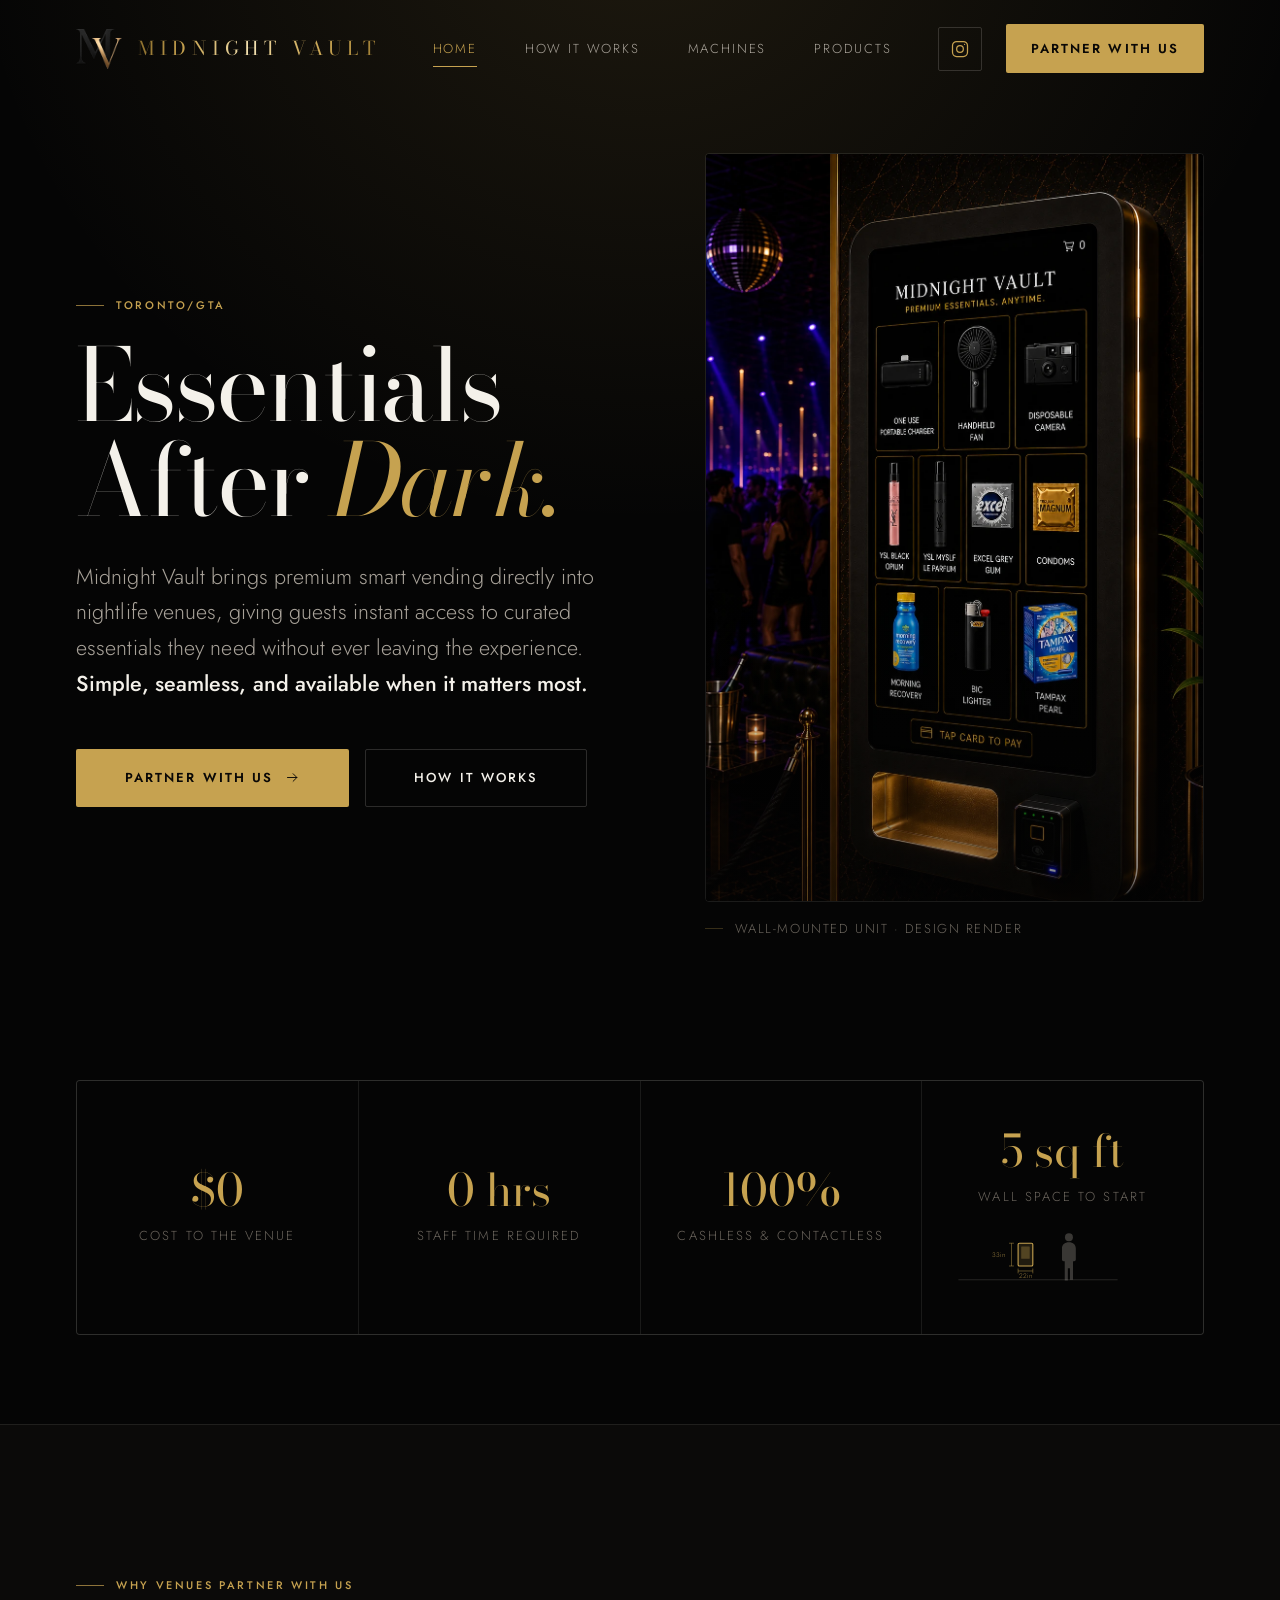
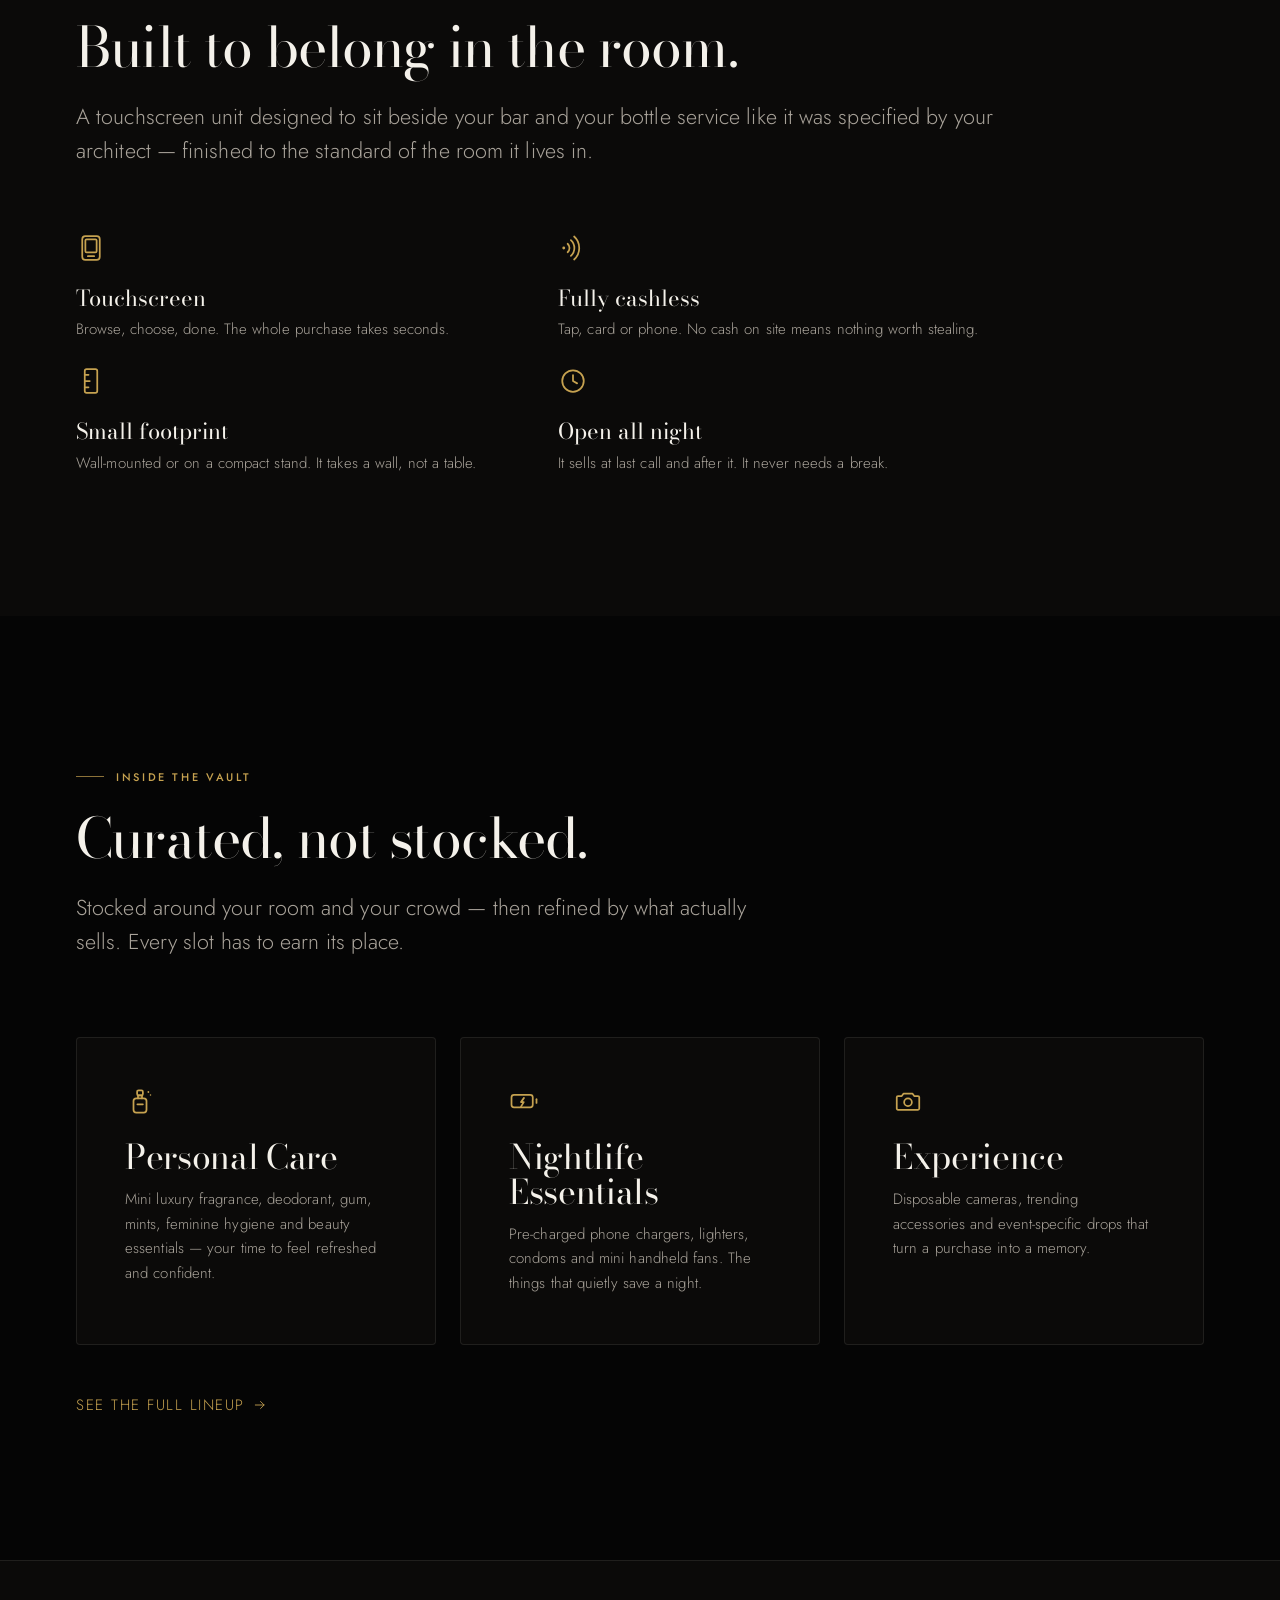
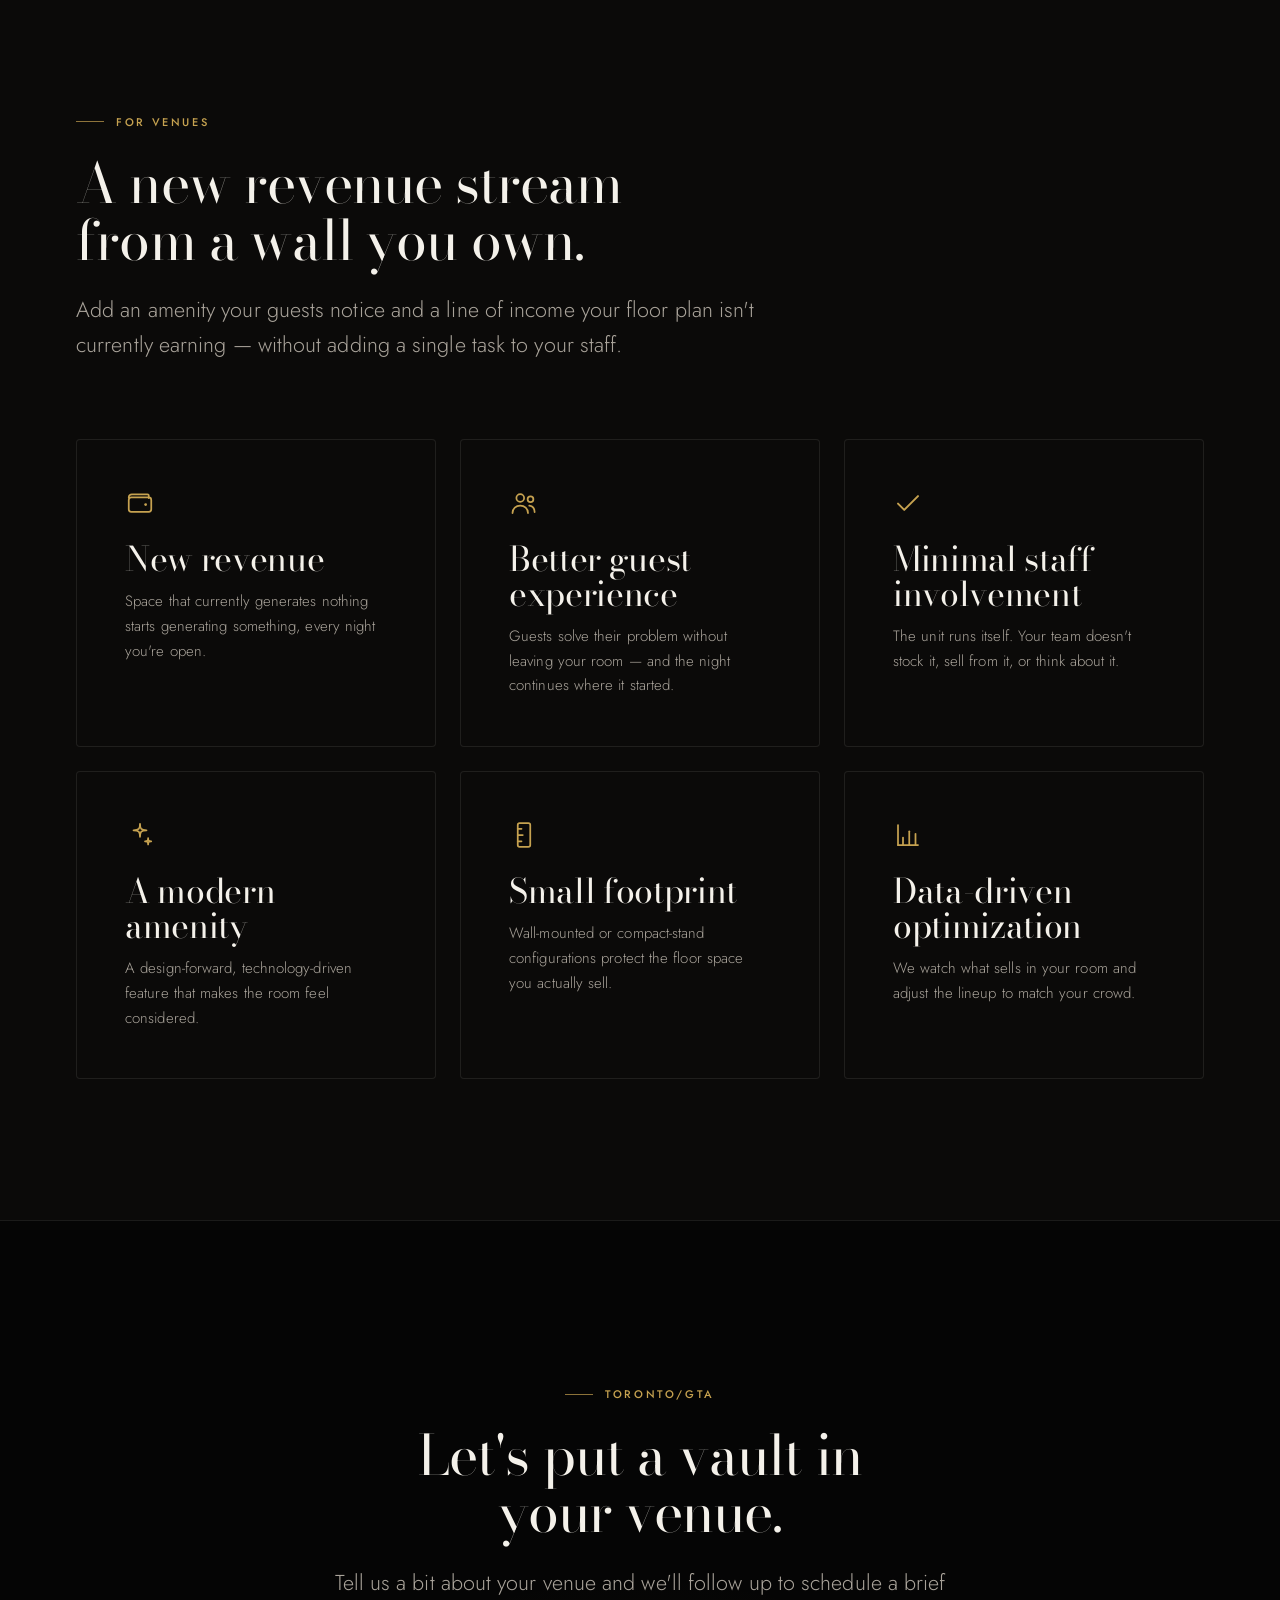
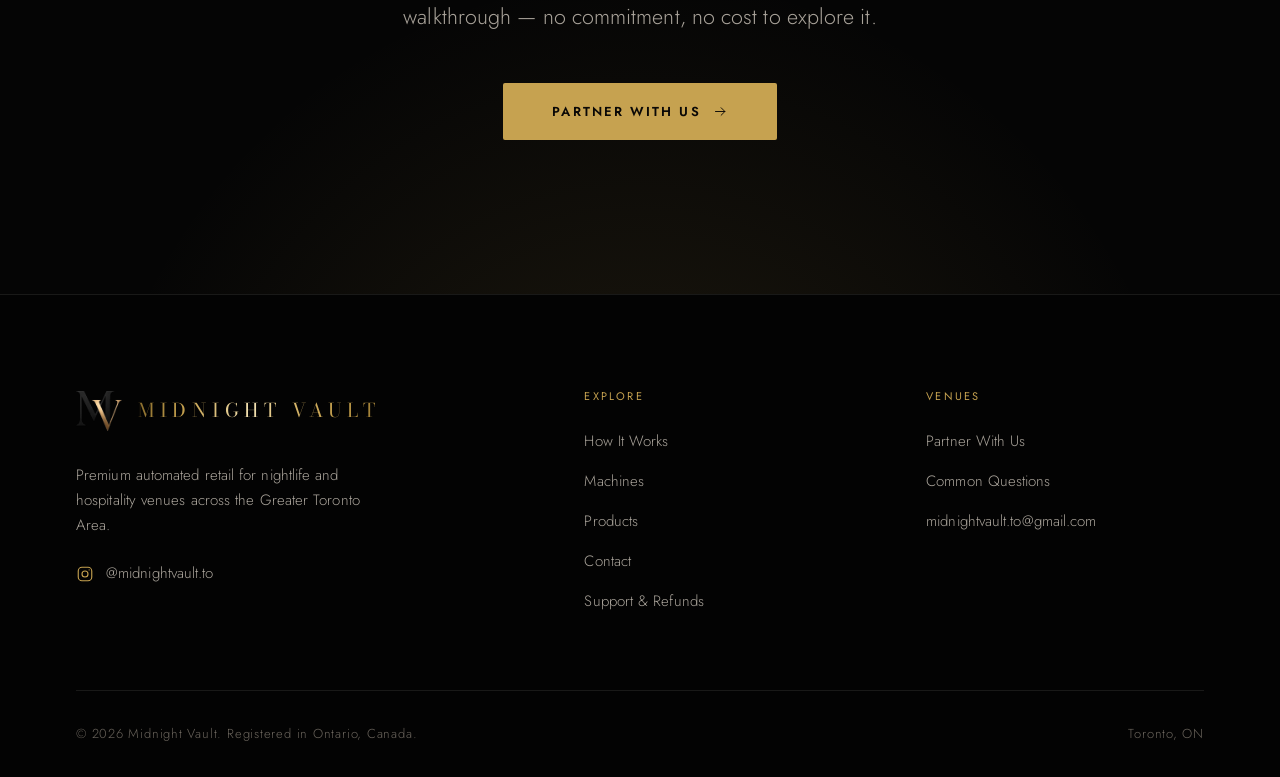
<file: index.html>
<!doctype html>
<html lang="en">
<head>
<meta charset="UTF-8">
<meta name="viewport" content="width=device-width, initial-scale=1">
<title>Midnight Vault — Premium Vending for Toronto Nightlife Venues</title>
<meta name="description" content="Midnight Vault installs premium touchscreen vending machines inside Toronto bars, clubs and lounges. Stocked with the essentials guests need mid-night. No cost to the venue, no work for your staff.">
<meta name="theme-color" content="#050505">
<link rel="icon" href="favicon.ico" sizes="16x16 32x32 48x48">
<link rel="icon" type="image/png" sizes="192x192" href="assets/img/icon-192.png">
<link rel="apple-touch-icon" href="assets/img/apple-touch-icon.png">
<link rel="manifest" href="manifest.webmanifest">
<meta property="og:site_name" content="Midnight Vault">
<meta property="og:title" content="Midnight Vault — Essentials After Dark">
<meta property="og:description" content="Premium automated retail for Toronto nightlife venues. We install, stock and run it. You earn from the space.">
<meta property="og:type" content="website">
<meta property="og:url" content="https://midnightvault.ca/">
<meta property="og:image" content="https://midnightvault.ca/assets/img/og-image.png">
<meta property="og:image:width" content="600">
<meta property="og:image:height" content="600">
<meta property="og:image:alt" content="Midnight Vault MV monogram">
<meta name="twitter:card" content="summary">
<link rel="preconnect" href="https://fonts.googleapis.com">
<link rel="preconnect" href="https://fonts.gstatic.com" crossorigin>
<link href="https://fonts.googleapis.com/css2?family=Bodoni+Moda:ital,opsz,wght@0,6..96,400;0,6..96,500;1,6..96,400&family=Jost:wght@300;400;500;600&display=swap" rel="stylesheet">
<link rel="stylesheet" href="assets/css/style.css">
<script>document.documentElement.className="js";</script>
</head>
<body>
<a class="skip-link" href="#main">Skip to main content</a>

<svg style="display:none" aria-hidden="true" focusable="false">
  
  <symbol id="i-arrow" viewBox="0 0 24 24" fill="none" stroke="currentColor" stroke-width="1.5" stroke-linecap="round" stroke-linejoin="round"><path d="M4 12h15"/><path d="M13 6l6 6-6 6"/></symbol>
  <symbol id="i-plus" viewBox="0 0 24 24" fill="none" stroke="currentColor" stroke-width="1.5" stroke-linecap="round"><path d="M12 5v14"/><path d="M5 12h14"/></symbol>
  <symbol id="i-check" viewBox="0 0 24 24" fill="none" stroke="currentColor" stroke-width="1.6" stroke-linecap="round" stroke-linejoin="round"><path d="M4 12.5l5 5L20 6.5"/></symbol>
  <symbol id="i-battery" viewBox="0 0 24 24" fill="none" stroke="currentColor" stroke-width="1.4" stroke-linecap="round" stroke-linejoin="round"><rect x="2" y="7" width="17" height="10" rx="2"/><path d="M22 10.5v3"/><path d="M12 9.5l-2.4 3.4h2.2L9.6 16.5"/></symbol>
  <symbol id="i-camera" viewBox="0 0 24 24" fill="none" stroke="currentColor" stroke-width="1.4" stroke-linecap="round" stroke-linejoin="round"><path d="M4 8h3l1.5-2h7L17 8h3a1 1 0 011 1v9a1 1 0 01-1 1H4a1 1 0 01-1-1V9a1 1 0 011-1z"/><circle cx="12" cy="13" r="3.1"/></symbol>
  <symbol id="i-fan" viewBox="0 0 24 24" fill="none" stroke="currentColor" stroke-width="1.4" stroke-linecap="round" stroke-linejoin="round"><circle cx="12" cy="12" r="1.3"/><path d="M12 10.8c0-3.4 1.4-6.3 3.9-6.8 1.5-.3 2.4 1 1.9 2.4-.7 2-2.7 3.5-5.8 4.4z"/><path d="M13.1 12c3.4 0 6.3 1.4 6.8 3.9.3 1.5-1 2.4-2.4 1.9-2-.7-3.5-2.7-4.4-5.8z"/><path d="M10.9 12.9c0 3.4-1.4 6.3-3.9 6.8-1.5.3-2.4-1-1.9-2.4.7-2 2.7-3.5 5.8-4.4z"/></symbol>
  <symbol id="i-droplet" viewBox="0 0 24 24" fill="none" stroke="currentColor" stroke-width="1.4" stroke-linecap="round" stroke-linejoin="round"><path d="M12 3.5c3.8 4.3 5.7 7.4 5.7 10a5.7 5.7 0 01-11.4 0c0-2.6 1.9-5.7 5.7-10z"/></symbol>
  <symbol id="i-perfume" viewBox="0 0 24 24" fill="none" stroke="currentColor" stroke-width="1.4" stroke-linecap="round" stroke-linejoin="round"><rect x="6.8" y="9.8" width="10.4" height="11.4" rx="2.2"/><path d="M10.4 9.8V7.4h3.2v2.4"/><rect x="9.7" y="3.4" width="4.6" height="4" rx="1.1"/><path d="M9.9 14.6h4.4"/><circle cx="18.7" cy="4.8" r="0.72" fill="currentColor" stroke="none"/><circle cx="20.4" cy="7.1" r="0.6" fill="currentColor" stroke="none"/></symbol>
  <symbol id="i-flame" viewBox="0 0 24 24" fill="none" stroke="currentColor" stroke-width="1.4" stroke-linecap="round" stroke-linejoin="round"><path d="M12 3c.6 3 3.2 4.1 4.4 6.6a6 6 0 11-10.4 4 6 6 0 011.9-4.3c.4 1.2 1.2 1.9 2 2 0-2.9 1-6 2.1-8.3z"/></symbol>
  <symbol id="i-shield" viewBox="0 0 24 24" fill="none" stroke="currentColor" stroke-width="1.4" stroke-linecap="round" stroke-linejoin="round"><path d="M12 3l7 3v6c0 4.4-3 7.4-7 9-4-1.6-7-4.6-7-9V6l7-3z"/><path d="M9 12.2l2 2 4-4.4"/></symbol>
  <symbol id="i-sparkle" viewBox="0 0 24 24" fill="none" stroke="currentColor" stroke-width="1.4" stroke-linejoin="round"><path d="M12 3c0 4.2-1 5.2-5.2 5.2 4.2 0 5.2 1 5.2 5.2 0-4.2 1-5.2 5.2-5.2C13 8.2 12 7.2 12 3z"/><path d="M18.5 14.5c0 2-.5 2.5-2.5 2.5 2 0 2.5.5 2.5 2.5 0-2 .5-2.5 2.5-2.5-2 0-2.5-.5-2.5-2.5z"/></symbol>
  <symbol id="i-screen" viewBox="0 0 24 24" fill="none" stroke="currentColor" stroke-width="1.4" stroke-linecap="round" stroke-linejoin="round"><rect x="5" y="2.5" width="14" height="19" rx="2.5"/><rect x="7.5" y="5" width="9" height="10.5" rx="1"/><path d="M9.5 18.5h5"/></symbol>
  <symbol id="i-tap" viewBox="0 0 24 24" fill="none" stroke="currentColor" stroke-width="1.4" stroke-linecap="round"><circle cx="4.6" cy="12" r="1.15" fill="currentColor" stroke="none"/><path d="M7.7 8.6a4.6 4.6 0 010 6.8"/><path d="M10.3 5.7a8.5 8.5 0 010 12.6"/><path d="M12.9 2.8a12.4 12.4 0 010 18.4"/></symbol>
  <symbol id="i-wallet" viewBox="0 0 24 24" fill="none" stroke="currentColor" stroke-width="1.4" stroke-linecap="round" stroke-linejoin="round"><path d="M3 7.5A2.5 2.5 0 015.5 5H18a1 1 0 011 1v2"/><rect x="3" y="7.5" width="18" height="11.5" rx="2"/><circle cx="16.5" cy="13.2" r="1.1" fill="currentColor" stroke="none"/></symbol>
  <symbol id="i-chart" viewBox="0 0 24 24" fill="none" stroke="currentColor" stroke-width="1.4" stroke-linecap="round" stroke-linejoin="round"><path d="M4 20V4"/><path d="M4 20h16"/><path d="M8 20v-6"/><path d="M13 20V9"/><path d="M18 20v-9"/></symbol>
  <symbol id="i-box" viewBox="0 0 24 24" fill="none" stroke="currentColor" stroke-width="1.4" stroke-linecap="round" stroke-linejoin="round"><path d="M3.5 8L12 3.5 20.5 8v8L12 20.5 3.5 16z"/><path d="M3.5 8L12 12.5 20.5 8"/><path d="M12 12.5v8"/></symbol>
  <symbol id="i-wrench" viewBox="0 0 24 24" fill="none" stroke="currentColor" stroke-width="1.4" stroke-linecap="round" stroke-linejoin="round"><path d="M15 6.2a4 4 0 00-5.5 5.1l-6 6L5.8 19.6l6-6A4 4 0 0017 8.1l-2.6 2.6-2.2-2.2z"/></symbol>
  <symbol id="i-ruler" viewBox="0 0 24 24" fill="none" stroke="currentColor" stroke-width="1.4" stroke-linecap="round" stroke-linejoin="round"><rect x="7" y="2.5" width="10" height="19" rx="1.5"/><path d="M7 7h3"/><path d="M7 12h4"/><path d="M7 17h3"/></symbol>
  <symbol id="i-users" viewBox="0 0 24 24" fill="none" stroke="currentColor" stroke-width="1.4" stroke-linecap="round" stroke-linejoin="round"><circle cx="9" cy="8" r="3.1"/><path d="M2.8 20c0-3.5 2.8-5.9 6.2-5.9s6.2 2.4 6.2 5.9"/><circle cx="17.2" cy="9" r="2.3"/><path d="M16.2 14.1c2.5.4 4.3 2.2 4.3 5.1"/></symbol>
  <symbol id="i-clock" viewBox="0 0 24 24" fill="none" stroke="currentColor" stroke-width="1.4" stroke-linecap="round" stroke-linejoin="round"><circle cx="12" cy="12" r="8.6"/><path d="M12 7.2V12l3.3 1.9"/></symbol>
  <symbol id="i-mail" viewBox="0 0 24 24" fill="none" stroke="currentColor" stroke-width="1.4" stroke-linecap="round" stroke-linejoin="round"><rect x="3" y="5" width="18" height="14" rx="2"/><path d="M3.5 6.5l8.5 6 8.5-6"/></symbol>
  <symbol id="i-pin" viewBox="0 0 24 24" fill="none" stroke="currentColor" stroke-width="1.4" stroke-linecap="round" stroke-linejoin="round"><path d="M12 21s7-5.6 7-11a7 7 0 10-14 0c0 5.4 7 11 7 11z"/><circle cx="12" cy="10" r="2.6"/></symbol>
</svg>

<header class="site-header">
  <div class="container nav">
    <a class="logo" href="index.html" aria-label="Midnight Vault home">
      <img class="logo-mark" src="assets/img/logo-mark.png" alt="" width="440" height="385">
      <span class="logo-type">
        <span class="logo-name">Midnight Vault</span>
      </span>
    </a>
    <nav class="nav-links" aria-label="Primary">
      <a href="index.html" aria-current="page">Home</a>
      <a href="how-it-works.html">How It Works</a>
      <a href="machines.html">Machines</a>
      <a href="products.html">Products</a>
    </nav>
    <div class="nav-cta">
      <a class="nav-social" href="https://www.instagram.com/midnightvault.to/" target="_blank" rel="noopener" aria-label="Follow Midnight Vault on Instagram" title="@midnightvault.to"><svg viewBox="0 0 24 24" fill="none" stroke="currentColor" stroke-width="1.5" stroke-linecap="round" stroke-linejoin="round" aria-hidden="true"><rect x="3" y="3" width="18" height="18" rx="5"/><circle cx="12" cy="12" r="4"/><circle cx="17.5" cy="6.5" r="0.7" fill="currentColor" stroke="none"/></svg></a>
      <a class="btn btn-primary" href="contact.html">Partner With Us</a>
      <button class="nav-toggle" type="button" aria-expanded="false" aria-controls="mobile-menu" aria-label="Menu">
        <span></span><span></span><span></span>
      </button>
    </div>
  </div>
</header>

<div class="mobile-menu" id="mobile-menu">
  <a class="m-link" href="index.html">Home</a>
  <a class="m-link" href="how-it-works.html">How It Works</a>
  <a class="m-link" href="machines.html">Machines</a>
  <a class="m-link" href="products.html">Products</a>
  <a class="m-link" href="contact.html">Contact</a>
  <a class="m-social" href="https://www.instagram.com/midnightvault.to/" target="_blank" rel="noopener"><svg viewBox="0 0 24 24" fill="none" stroke="currentColor" stroke-width="1.5" stroke-linecap="round" stroke-linejoin="round" aria-hidden="true"><rect x="3" y="3" width="18" height="18" rx="5"/><circle cx="12" cy="12" r="4"/><circle cx="17.5" cy="6.5" r="0.7" fill="currentColor" stroke="none"/></svg><span>@midnightvault.to</span></a>
  <a class="btn btn-primary" href="contact.html">Partner With Us</a>
</div>

<main id="main">

  <!-- ================= HERO ================= -->
  <section class="hero">
    <div class="container">
      <div class="hero-grid">
        <div class="hero-copy reveal">
          <span class="label">Toronto/GTA</span>
          <h1 class="hero-title">Essentials<br>After <span class="italic">Dark.</span></h1>
          <p class="hero-sub">
            Midnight Vault brings premium smart vending directly into nightlife venues,
            giving guests instant access to curated essentials they need without ever
            leaving the experience. <strong>Simple, seamless, and available when it
            matters most.</strong>
          </p>
          <div class="btn-row">
            <a class="btn btn-primary" href="contact.html">Partner With Us <svg aria-hidden="true"><use href="#i-arrow"/></svg></a>
            <a class="btn btn-ghost" href="how-it-works.html">How It Works</a>
          </div>
        </div>

        <div class="hero-media reveal" data-delay="2">
          <div class="machine-frame">
            <img src="assets/img/machine-hero.webp"
                 alt="Midnight Vault wall-mounted touchscreen vending machine inside a nightclub, its screen showing a grid of essentials — portable charger, handheld fan, disposable camera, fragrance, gum, condoms, recovery drink, lighter and period products."
                 width="1023" height="1537" fetchpriority="high">
          </div>
          <p class="machine-caption">Wall-mounted unit · design render</p>
        </div>
      </div>
    </div>
  </section>

  <!-- ================= TRUST STRIP ================= -->
  <section class="section section--tight stat-section">
    <div class="container">
      <div class="stat-row reveal">
        <div class="stat"><div class="stat-num">$0</div><div class="stat-label">Cost to the venue</div></div>
        <div class="stat"><div class="stat-num">0 hrs</div><div class="stat-label">Staff time required</div></div>
        <div class="stat"><div class="stat-num">100%</div><div class="stat-label">Cashless &amp; contactless</div></div>
        <div class="stat stat--viz"><div class="stat-num">5 sq ft</div><div class="stat-label">Wall space to start</div><svg class="stat-viz" viewBox="0 0 152 56" role="img" aria-label="Scale: the unit stands about half the height of an average adult"><line x1="4" y1="50.5" x2="148" y2="50.5" stroke="currentColor" stroke-opacity="0.2"/><rect x="58" y="17.4" width="13.3" height="20.6" rx="1.2" fill="rgba(198,162,80,0.14)" stroke="#C6A250"/><rect x="60.8" y="20.4" width="7.7" height="11" rx="0.5" fill="#C6A250" fill-opacity="0.3"/><path d="M52 17.4v20.6M49.8 17.4h4.4M49.8 38h4.4" stroke="#C6A250" stroke-opacity="0.5" stroke-width="0.8"/><text x="46.5" y="30" font-size="6" fill="#C6A250" fill-opacity="0.8" text-anchor="end">33in</text><path d="M58 42.5h13.3M58 40.3v4.4M71.3 40.3v4.4" stroke="#C6A250" stroke-opacity="0.5" stroke-width="0.8"/><text x="64.6" y="49" font-size="6" fill="#C6A250" fill-opacity="0.8" text-anchor="middle">22in</text><g fill="currentColor" fill-opacity="0.32"><circle cx="104" cy="12" r="3.6"/><path d="M104 16.6c-3.9 0-6.3 2.2-6.3 5.6v9.9c0 .8.7 1.5 1.5 1.5h1v17.5h2.8V40h1.9v10.5h2.8V33.6h1c.8 0 1.5-.7 1.5-1.5v-9.9c0-3.4-2.4-5.6-6.2-5.6z"/></g></svg></div>
      </div>
    </div>
  </section>

  <!-- ================= THE MACHINE ================= -->
  <section class="section section--raised section--line">
    <div class="container">
      <div class="split split--solo">
        <div class="split-copy reveal">
          <span class="label">Why venues partner with us</span>
          <h2>Built to belong in the room.</h2>
          <p class="lede">
            A touchscreen unit designed to sit beside your bar and your bottle service
            like it was specified by your architect — finished to the standard of the
            room it lives in.
          </p>
          <div class="grid grid-2" style="margin-top: var(--s8);">
            <div>
              <svg class="card-icon" aria-hidden="true"><use href="#i-screen"/></svg>
              <h4>Touchscreen</h4>
              <p style="font-size: var(--fs-sm); margin-top: var(--s2);">Browse, choose, done. The whole purchase takes seconds.</p>
            </div>
            <div>
              <svg class="card-icon" aria-hidden="true"><use href="#i-tap"/></svg>
              <h4>Fully cashless</h4>
              <p style="font-size: var(--fs-sm); margin-top: var(--s2);">Tap, card or phone. No cash on site means nothing worth stealing.</p>
            </div>
            <div>
              <svg class="card-icon" aria-hidden="true"><use href="#i-ruler"/></svg>
              <h4>Small footprint</h4>
              <p style="font-size: var(--fs-sm); margin-top: var(--s2);">Wall-mounted or on a compact stand. It takes a wall, not a table.</p>
            </div>
            <div>
              <svg class="card-icon" aria-hidden="true"><use href="#i-clock"/></svg>
              <h4>Open all night</h4>
              <p style="font-size: var(--fs-sm); margin-top: var(--s2);">It sells at last call and after it. It never needs a break.</p>
            </div>
          </div>
        </div>
      </div>
    </div>
  </section>

  <!-- ================= WHAT'S INSIDE ================= -->
  <section class="section">
    <div class="container">
      <div class="section-head reveal">
        <span class="label">Inside the vault</span>
        <h2>Curated, not stocked.</h2>
        <p class="lede">
          Stocked around your room and your crowd — then refined by what actually
          sells. Every slot has to earn its place.
        </p>
      </div>

      <div class="grid grid-3">
        <article class="card reveal">
          <svg class="card-icon" aria-hidden="true"><use href="#i-perfume"/></svg>
          <h3>Personal Care</h3>
          <p>Mini luxury fragrance, deodorant, gum, mints, feminine hygiene and beauty essentials — your time to feel refreshed and confident.</p>
        </article>
        <article class="card reveal" data-delay="1">
          <svg class="card-icon" aria-hidden="true"><use href="#i-battery"/></svg>
          <h3>Nightlife Essentials</h3>
          <p>Pre-charged phone chargers, lighters, condoms and mini handheld fans. The things that quietly save a night.</p>
        </article>
        <article class="card reveal" data-delay="2">
          <svg class="card-icon" aria-hidden="true"><use href="#i-camera"/></svg>
          <h3>Experience</h3>
          <p>Disposable cameras, trending accessories and event-specific drops that turn a purchase into a memory.</p>
        </article>
      </div>

      <div class="btn-row reveal">
        <a class="link" href="products.html">See the full lineup <svg aria-hidden="true"><use href="#i-arrow"/></svg></a>
      </div>
    </div>
  </section>

  <!-- ================= WHY VENUES ================= -->
  <section class="section section--raised section--line">
    <div class="container">
      <div class="section-head reveal">
        <span class="label">For venues</span>
        <h2>A new revenue stream<br>from a wall you own.</h2>
        <p class="lede">
          Add an amenity your guests notice and a line of income your floor plan
          isn't currently earning — without adding a single task to your staff.
        </p>
      </div>

      <div class="grid grid-3">
        <article class="card reveal">
          <svg class="card-icon" aria-hidden="true"><use href="#i-wallet"/></svg>
          <h3>New revenue</h3>
          <p>Space that currently generates nothing starts generating something, every night you're open.</p>
        </article>
        <article class="card reveal" data-delay="1">
          <svg class="card-icon" aria-hidden="true"><use href="#i-users"/></svg>
          <h3>Better guest experience</h3>
          <p>Guests solve their problem without leaving your room — and the night continues where it started.</p>
        </article>
        <article class="card reveal" data-delay="2">
          <svg class="card-icon" aria-hidden="true"><use href="#i-check"/></svg>
          <h3>Minimal staff involvement</h3>
          <p>The unit runs itself. Your team doesn't stock it, sell from it, or think about it.</p>
        </article>
        <article class="card reveal">
          <svg class="card-icon" aria-hidden="true"><use href="#i-sparkle"/></svg>
          <h3>A modern amenity</h3>
          <p>A design-forward, technology-driven feature that makes the room feel considered.</p>
        </article>
        <article class="card reveal" data-delay="1">
          <svg class="card-icon" aria-hidden="true"><use href="#i-ruler"/></svg>
          <h3>Small footprint</h3>
          <p>Wall-mounted or compact-stand configurations protect the floor space you actually sell.</p>
        </article>
        <article class="card reveal" data-delay="2">
          <svg class="card-icon" aria-hidden="true"><use href="#i-chart"/></svg>
          <h3>Data-driven optimization</h3>
          <p>We watch what sells in your room and adjust the lineup to match your crowd.</p>
        </article>
      </div>
    </div>
  </section>

  <!-- ================= CTA ================= -->
  <section class="cta-band">
    <div class="container">
      <div class="reveal">
        <span class="label" style="justify-content:center;">Toronto/GTA</span>
        <h2>Let's put a vault in your venue.</h2>
        <p class="lede" style="max-width: 52ch; margin-inline: auto;">
          Tell us a bit about your venue and we'll follow up to schedule a brief
          walkthrough — no commitment, no cost to explore it.
        </p>
        <div class="btn-row" style="justify-content:center;">
          <a class="btn btn-primary" href="contact.html">Partner With Us <svg aria-hidden="true"><use href="#i-arrow"/></svg></a>
        </div>
      </div>
    </div>
  </section>

</main>

<footer class="site-footer">
  <div class="container">
    <div class="footer-grid">
      <div class="footer-brand">
        <a class="logo" href="index.html">
          <img class="logo-mark" src="assets/img/logo-mark.png" alt="" width="440" height="385">
          <span class="logo-type">
            <span class="logo-name">Midnight Vault</span>
          </span>
        </a>
        <p>Premium automated retail for nightlife and hospitality venues across the Greater Toronto Area.</p>
        <a class="footer-social" href="https://www.instagram.com/midnightvault.to/" target="_blank" rel="noopener" aria-label="Midnight Vault on Instagram"><svg viewBox="0 0 24 24" fill="none" stroke="currentColor" stroke-width="1.5" stroke-linecap="round" stroke-linejoin="round" aria-hidden="true"><rect x="3" y="3" width="18" height="18" rx="5"/><circle cx="12" cy="12" r="4"/><circle cx="17.5" cy="6.5" r="0.7" fill="currentColor" stroke="none"/></svg><span>@midnightvault.to</span></a>
      </div>
      <div class="footer-col">
        <h4>Explore</h4>
        <ul>
          <li><a href="how-it-works.html">How It Works</a></li>
          <li><a href="machines.html">Machines</a></li>
          <li><a href="products.html">Products</a></li>
          <li><a href="contact.html">Contact</a></li>
          <li><a href="support.html">Support &amp; Refunds</a></li>
        </ul>
      </div>
      <div class="footer-col">
        <h4>Venues</h4>
        <ul>
          <li><a href="contact.html">Partner With Us</a></li>
          <li><a href="how-it-works.html#faq">Common Questions</a></li>
          <li><a href="mailto:midnightvault.to@gmail.com">midnightvault.to@gmail.com</a></li>
        </ul>
      </div>
    </div>
    <div class="footer-bottom">
      <span>&copy; <span data-year>2026</span> Midnight Vault. Registered in Ontario, Canada.</span>
      <span>Toronto, ON</span>
    </div>
  </div>
</footer>

<script src="assets/js/main.js"></script>
</body>
</html>
</file>
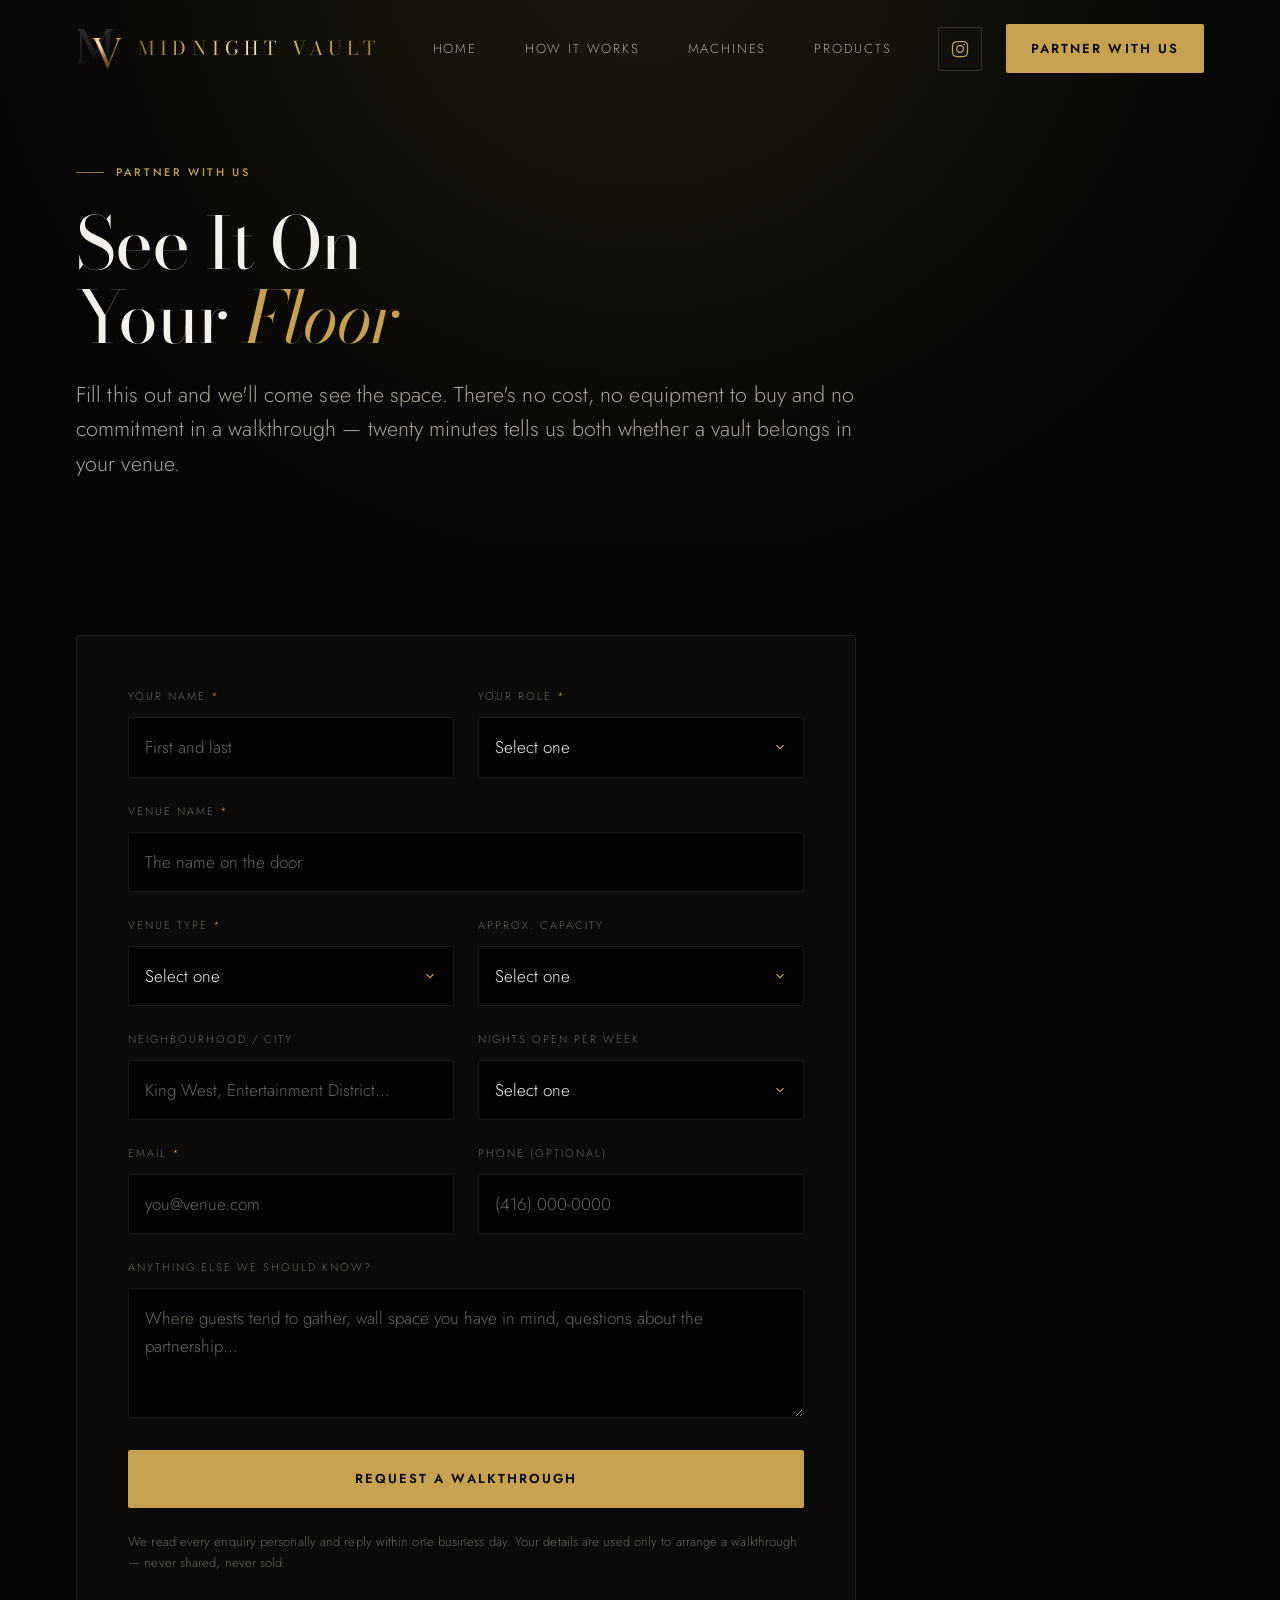
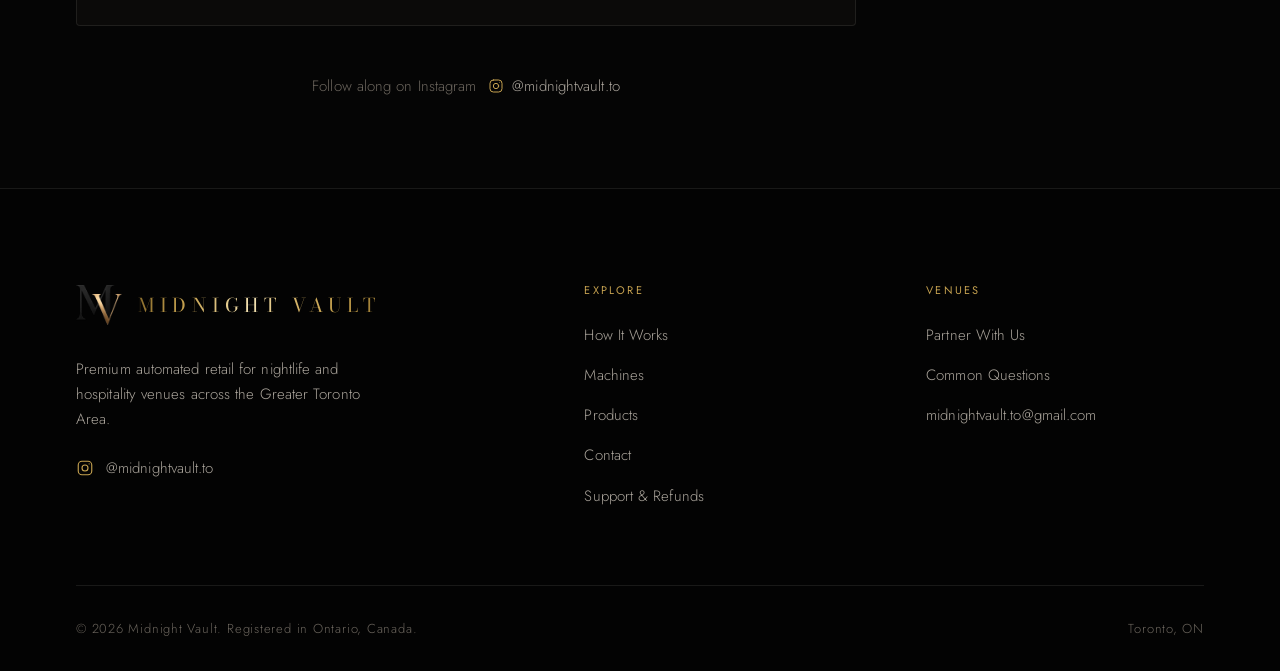
<file: contact.html>
<!doctype html>
<html lang="en">
<head>
<meta charset="UTF-8">
<meta name="viewport" content="width=device-width, initial-scale=1">
<title>Partner With Us — Midnight Vault</title>
<meta name="description" content="Tell us about your Toronto venue and we'll arrange a walkthrough. No cost, no equipment to buy, no work for your staff.">
<meta name="theme-color" content="#050505">
<link rel="icon" href="favicon.ico" sizes="16x16 32x32 48x48">
<link rel="icon" type="image/png" sizes="192x192" href="assets/img/icon-192.png">
<link rel="apple-touch-icon" href="assets/img/apple-touch-icon.png">
<link rel="manifest" href="manifest.webmanifest">
<meta property="og:site_name" content="Midnight Vault">
<meta property="og:title" content="Partner With Us — Midnight Vault">
<meta property="og:description" content="Tell us about your Toronto venue and we'll arrange a walkthrough. No cost, no equipment to buy, no work for your staff.">
<meta property="og:type" content="website">
<meta property="og:url" content="https://midnightvault.ca/contact.html">
<meta property="og:image" content="https://midnightvault.ca/assets/img/og-image.png">
<meta property="og:image:width" content="600">
<meta property="og:image:height" content="600">
<meta property="og:image:alt" content="Midnight Vault MV monogram">
<meta name="twitter:card" content="summary">
<link rel="preconnect" href="https://fonts.googleapis.com">
<link rel="preconnect" href="https://fonts.gstatic.com" crossorigin>
<link href="https://fonts.googleapis.com/css2?family=Bodoni+Moda:ital,opsz,wght@0,6..96,400;0,6..96,500;1,6..96,400&family=Jost:wght@300;400;500;600&display=swap" rel="stylesheet">
<link rel="stylesheet" href="assets/css/style.css">
<script>document.documentElement.className="js";</script>
</head>
<body>
<a class="skip-link" href="#main">Skip to main content</a>

<svg style="display:none" aria-hidden="true" focusable="false">
  <symbol id="i-arrow" viewBox="0 0 24 24" fill="none" stroke="currentColor" stroke-width="1.5" stroke-linecap="round" stroke-linejoin="round"><path d="M4 12h15"/><path d="M13 6l6 6-6 6"/></symbol>
  <symbol id="i-check" viewBox="0 0 24 24" fill="none" stroke="currentColor" stroke-width="1.6" stroke-linecap="round" stroke-linejoin="round"><path d="M4 12.5l5 5L20 6.5"/></symbol>
  <symbol id="i-mail" viewBox="0 0 24 24" fill="none" stroke="currentColor" stroke-width="1.4" stroke-linecap="round" stroke-linejoin="round"><rect x="3" y="5" width="18" height="14" rx="2"/><path d="M3.5 6.5l8.5 6 8.5-6"/></symbol>
  <symbol id="i-pin" viewBox="0 0 24 24" fill="none" stroke="currentColor" stroke-width="1.4" stroke-linecap="round" stroke-linejoin="round"><path d="M12 21s7-5.6 7-11a7 7 0 10-14 0c0 5.4 7 11 7 11z"/><circle cx="12" cy="10" r="2.6"/></symbol>
  <symbol id="i-clock" viewBox="0 0 24 24" fill="none" stroke="currentColor" stroke-width="1.4" stroke-linecap="round" stroke-linejoin="round"><circle cx="12" cy="12" r="8.6"/><path d="M12 7.2V12l3.3 1.9"/></symbol>
</svg>

<header class="site-header">
  <div class="container nav">
    <a class="logo" href="index.html" aria-label="Midnight Vault home">
      <img class="logo-mark" src="assets/img/logo-mark.png" alt="" width="440" height="385">
      <span class="logo-type">
        <span class="logo-name">Midnight Vault</span>
      </span>
    </a>
    <nav class="nav-links" aria-label="Primary">
      <a href="index.html">Home</a>
      <a href="how-it-works.html">How It Works</a>
      <a href="machines.html">Machines</a>
      <a href="products.html">Products</a>
    </nav>
    <div class="nav-cta">
      <a class="nav-social" href="https://www.instagram.com/midnightvault.to/" target="_blank" rel="noopener" aria-label="Follow Midnight Vault on Instagram" title="@midnightvault.to"><svg viewBox="0 0 24 24" fill="none" stroke="currentColor" stroke-width="1.5" stroke-linecap="round" stroke-linejoin="round" aria-hidden="true"><rect x="3" y="3" width="18" height="18" rx="5"/><circle cx="12" cy="12" r="4"/><circle cx="17.5" cy="6.5" r="0.7" fill="currentColor" stroke="none"/></svg></a>
      <a class="btn btn-primary" href="contact.html">Partner With Us</a>
      <button class="nav-toggle" type="button" aria-expanded="false" aria-controls="mobile-menu" aria-label="Menu">
        <span></span><span></span><span></span>
      </button>
    </div>
  </div>
</header>

<div class="mobile-menu" id="mobile-menu">
  <a class="m-link" href="index.html">Home</a>
  <a class="m-link" href="how-it-works.html">How It Works</a>
  <a class="m-link" href="machines.html">Machines</a>
  <a class="m-link" href="products.html">Products</a>
  <a class="m-link" href="contact.html">Contact</a>
  <a class="m-social" href="https://www.instagram.com/midnightvault.to/" target="_blank" rel="noopener"><svg viewBox="0 0 24 24" fill="none" stroke="currentColor" stroke-width="1.5" stroke-linecap="round" stroke-linejoin="round" aria-hidden="true"><rect x="3" y="3" width="18" height="18" rx="5"/><circle cx="12" cy="12" r="4"/><circle cx="17.5" cy="6.5" r="0.7" fill="currentColor" stroke="none"/></svg><span>@midnightvault.to</span></a>
  <a class="btn btn-primary" href="contact.html">Partner With Us</a>
</div>

<main id="main">

  <!-- ================= PAGE HEAD ================= -->
  <section class="hero" style="padding-bottom: clamp(40px, 5vw, 64px);">
    <div class="container">
      <div class="narrow reveal">
        <span class="label">Partner with us</span>
        <h1>See It On<br>Your <span class="gold italic">Floor</span></h1>
        <p class="lede">
          Fill this out and we'll come see the space. There's no cost, no equipment
          to buy and no commitment in a walkthrough — twenty minutes tells us both
          whether a vault belongs in your venue.
        </p>
      </div>
    </div>
  </section>

  <!-- ================= FORM ================= -->
  <section class="section section--tight">
    <div class="container">
      <div class="narrow">

        <div class="reveal">
          <div class="form-shell">
            <!--
              FORM DELIVERY — FormSubmit (no account, no backend, free).
              Submissions are emailed to midnightvault.to@gmail.com.

              ACTIVATION: the first time this form is submitted from a live domain,
              FormSubmit emails you a confirmation link. Click it once and every
              submission after that arrives directly in the inbox.

              ONCE THE DOMAIN IS LIVE, add this line inside the form to redirect
              to the custom thank-you page instead of FormSubmit's default:
              <input type="hidden" name="_next" value="https://YOURDOMAIN.com/thank-you.html">
            -->
            <form data-venue-form action="https://formsubmit.co/midnightvault.to@gmail.com" method="POST" novalidate>
              <input type="hidden" name="_subject" value="New venue enquiry — Midnight Vault">
              <input type="hidden" name="_captcha" value="false">
              <input type="hidden" name="_template" value="table">
              <input type="text" name="_honey" style="display:none" tabindex="-1" autocomplete="off" aria-hidden="true">

              <div class="field-row">
                <div class="field">
                  <label for="name">Your name <span class="req">*</span></label>
                  <input type="text" id="name" name="Name" required autocomplete="name" placeholder="First and last">
                  <span class="field-error"></span>
                </div>
                <div class="field">
                  <label for="role">Your role <span class="req">*</span></label>
                  <select id="role" name="Role" required>
                    <option value="">Select one</option>
                    <option>Owner</option>
                    <option>General Manager</option>
                    <option>Operations Manager</option>
                    <option>Promoter / Event Host</option>
                    <option>Other</option>
                  </select>
                  <span class="field-error"></span>
                </div>
              </div>

              <div class="field">
                <label for="venue">Venue name <span class="req">*</span></label>
                <input type="text" id="venue" name="Venue" required placeholder="The name on the door">
                <span class="field-error"></span>
              </div>

              <div class="field-row">
                <div class="field">
                  <label for="type">Venue type <span class="req">*</span></label>
                  <select id="type" name="Venue type" required>
                    <option value="">Select one</option>
                    <option>Nightclub</option>
                    <option>Bar</option>
                    <option>Lounge</option>
                    <option>Hotel</option>
                    <option>Event space</option>
                    <option>Restaurant</option>
                    <option>Other</option>
                  </select>
                  <span class="field-error"></span>
                </div>
                <div class="field">
                  <label for="capacity">Approx. capacity</label>
                  <select id="capacity" name="Capacity">
                    <option value="">Select one</option>
                    <option>Under 100</option>
                    <option>100 – 300</option>
                    <option>300 – 600</option>
                    <option>600 – 1,000</option>
                    <option>1,000+</option>
                  </select>
                  <span class="field-error"></span>
                </div>
              </div>

              <div class="field-row">
                <div class="field">
                  <label for="area">Neighbourhood / city</label>
                  <input type="text" id="area" name="Location" placeholder="King West, Entertainment District…">
                  <span class="field-error"></span>
                </div>
                <div class="field">
                  <label for="nights">Nights open per week</label>
                  <select id="nights" name="Nights open">
                    <option value="">Select one</option>
                    <option>1 – 2</option>
                    <option>3 – 4</option>
                    <option>5 – 6</option>
                    <option>7</option>
                  </select>
                  <span class="field-error"></span>
                </div>
              </div>

              <div class="field-row">
                <div class="field">
                  <label for="email">Email <span class="req">*</span></label>
                  <input type="email" id="email" name="Email" required autocomplete="email" placeholder="you@venue.com">
                  <span class="field-error"></span>
                </div>
                <div class="field">
                  <label for="phone">Phone (optional)</label>
                  <input type="tel" id="phone" name="Phone" autocomplete="tel" placeholder="(416) 000-0000">
                  <span class="field-error"></span>
                </div>
              </div>

              <div class="field">
                <label for="message">Anything else we should know?</label>
                <textarea id="message" name="Message" placeholder="Where guests tend to gather, wall space you have in mind, questions about the partnership…"></textarea>
                <span class="field-error"></span>
              </div>

              <button class="btn btn-primary" type="submit" style="width:100%;">
                Request a Walkthrough
              </button>

              <p class="form-note">
                We read every enquiry personally and reply within one business day.
                Your details are used only to arrange a walkthrough — never shared, never sold.
              </p>
            </form>
          </div>
        </div>

        <p class="contact-social reveal">Follow along on Instagram
          <a href="https://www.instagram.com/midnightvault.to/" target="_blank" rel="noopener"><svg viewBox="0 0 24 24" fill="none" stroke="currentColor" stroke-width="1.5" stroke-linecap="round" stroke-linejoin="round" aria-hidden="true"><rect x="3" y="3" width="18" height="18" rx="5"/><circle cx="12" cy="12" r="4"/><circle cx="17.5" cy="6.5" r="0.7" fill="currentColor" stroke="none"/></svg>@midnightvault.to</a>
        </p>

      </div>
    </div>
  </section>

</main>

<footer class="site-footer">
  <div class="container">
    <div class="footer-grid">
      <div class="footer-brand">
        <a class="logo" href="index.html">
          <img class="logo-mark" src="assets/img/logo-mark.png" alt="" width="440" height="385">
          <span class="logo-type">
            <span class="logo-name">Midnight Vault</span>
          </span>
        </a>
        <p>Premium automated retail for nightlife and hospitality venues across the Greater Toronto Area.</p>
        <a class="footer-social" href="https://www.instagram.com/midnightvault.to/" target="_blank" rel="noopener" aria-label="Midnight Vault on Instagram"><svg viewBox="0 0 24 24" fill="none" stroke="currentColor" stroke-width="1.5" stroke-linecap="round" stroke-linejoin="round" aria-hidden="true"><rect x="3" y="3" width="18" height="18" rx="5"/><circle cx="12" cy="12" r="4"/><circle cx="17.5" cy="6.5" r="0.7" fill="currentColor" stroke="none"/></svg><span>@midnightvault.to</span></a>
      </div>
      <div class="footer-col">
        <h4>Explore</h4>
        <ul>
          <li><a href="how-it-works.html">How It Works</a></li>
          <li><a href="machines.html">Machines</a></li>
          <li><a href="products.html">Products</a></li>
          <li><a href="contact.html">Contact</a></li>
          <li><a href="support.html">Support &amp; Refunds</a></li>
        </ul>
      </div>
      <div class="footer-col">
        <h4>Venues</h4>
        <ul>
          <li><a href="contact.html">Partner With Us</a></li>
          <li><a href="how-it-works.html#faq">Common Questions</a></li>
          <li><a href="mailto:midnightvault.to@gmail.com">midnightvault.to@gmail.com</a></li>
        </ul>
      </div>
    </div>
    <div class="footer-bottom">
      <span>&copy; <span data-year>2026</span> Midnight Vault. Registered in Ontario, Canada.</span>
      <span>Toronto, ON</span>
    </div>
  </div>
</footer>

<script src="assets/js/main.js"></script>
</body>
</html>
</file>
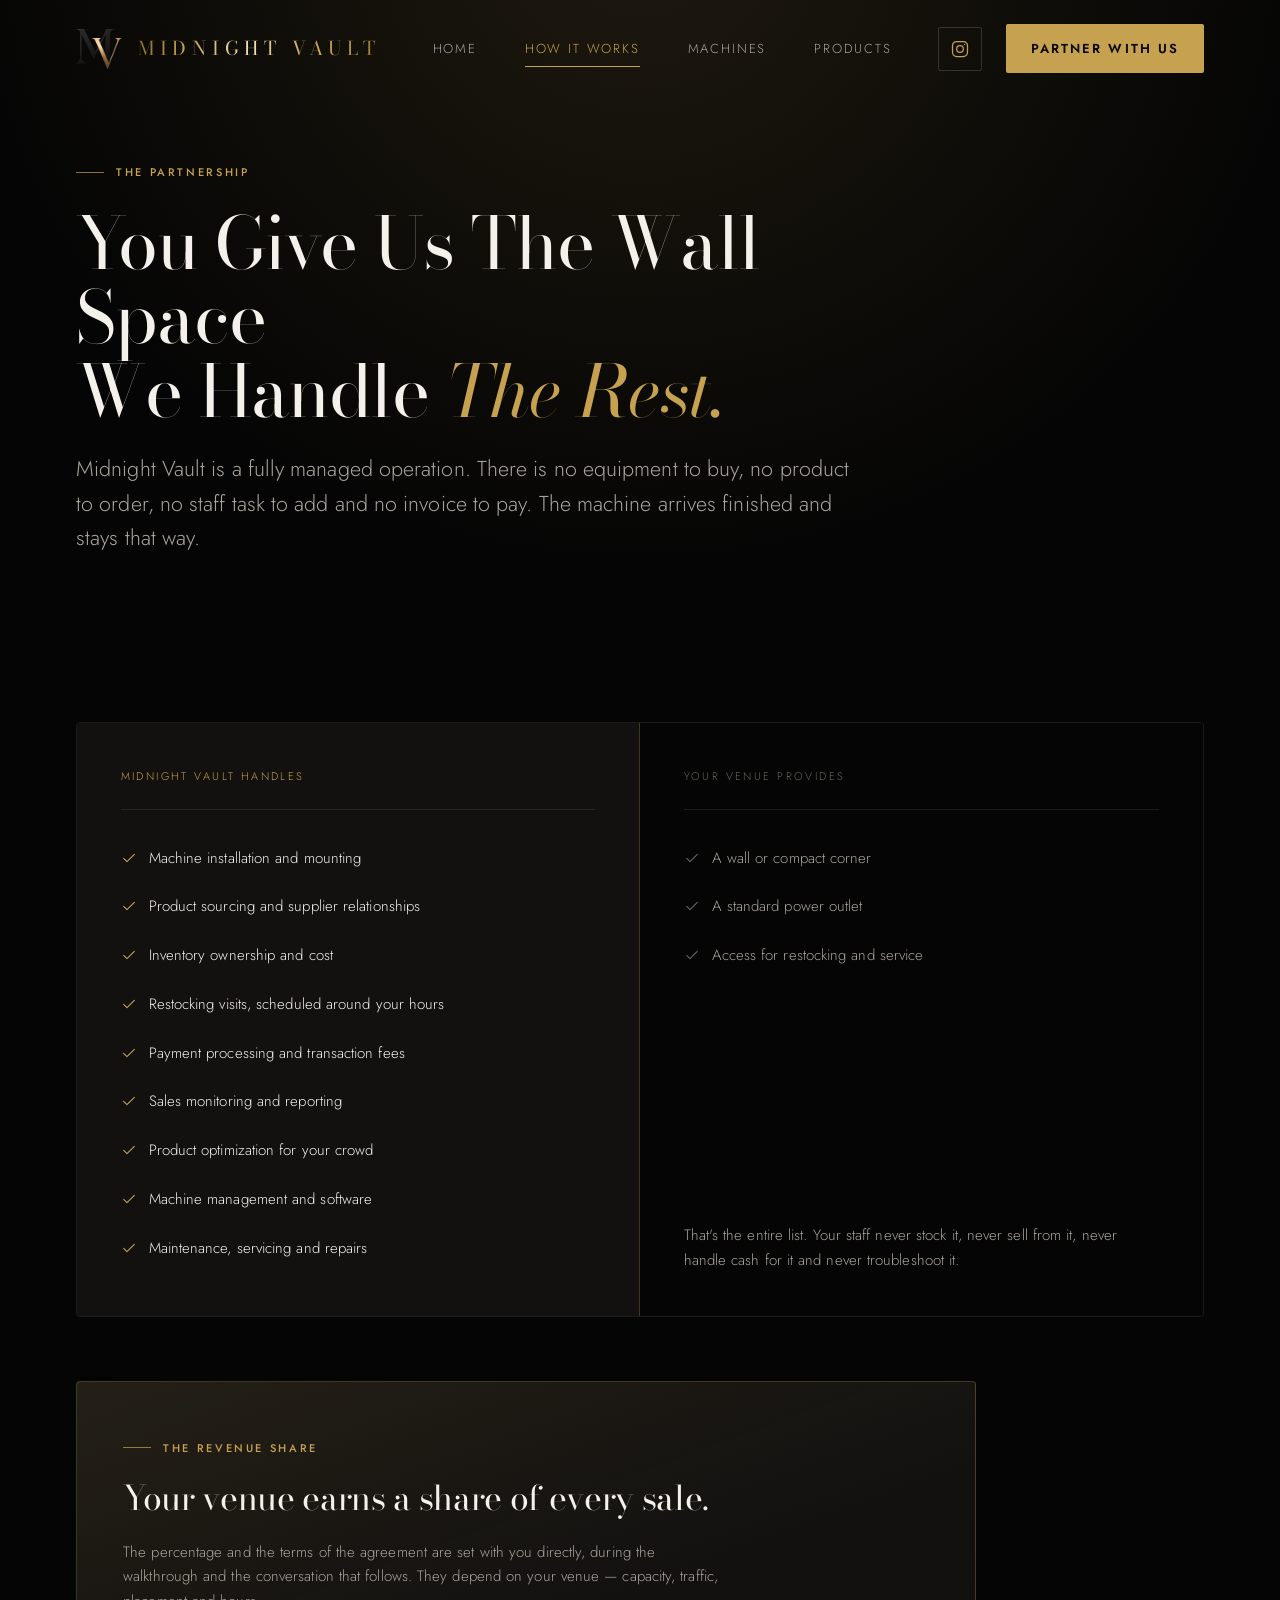
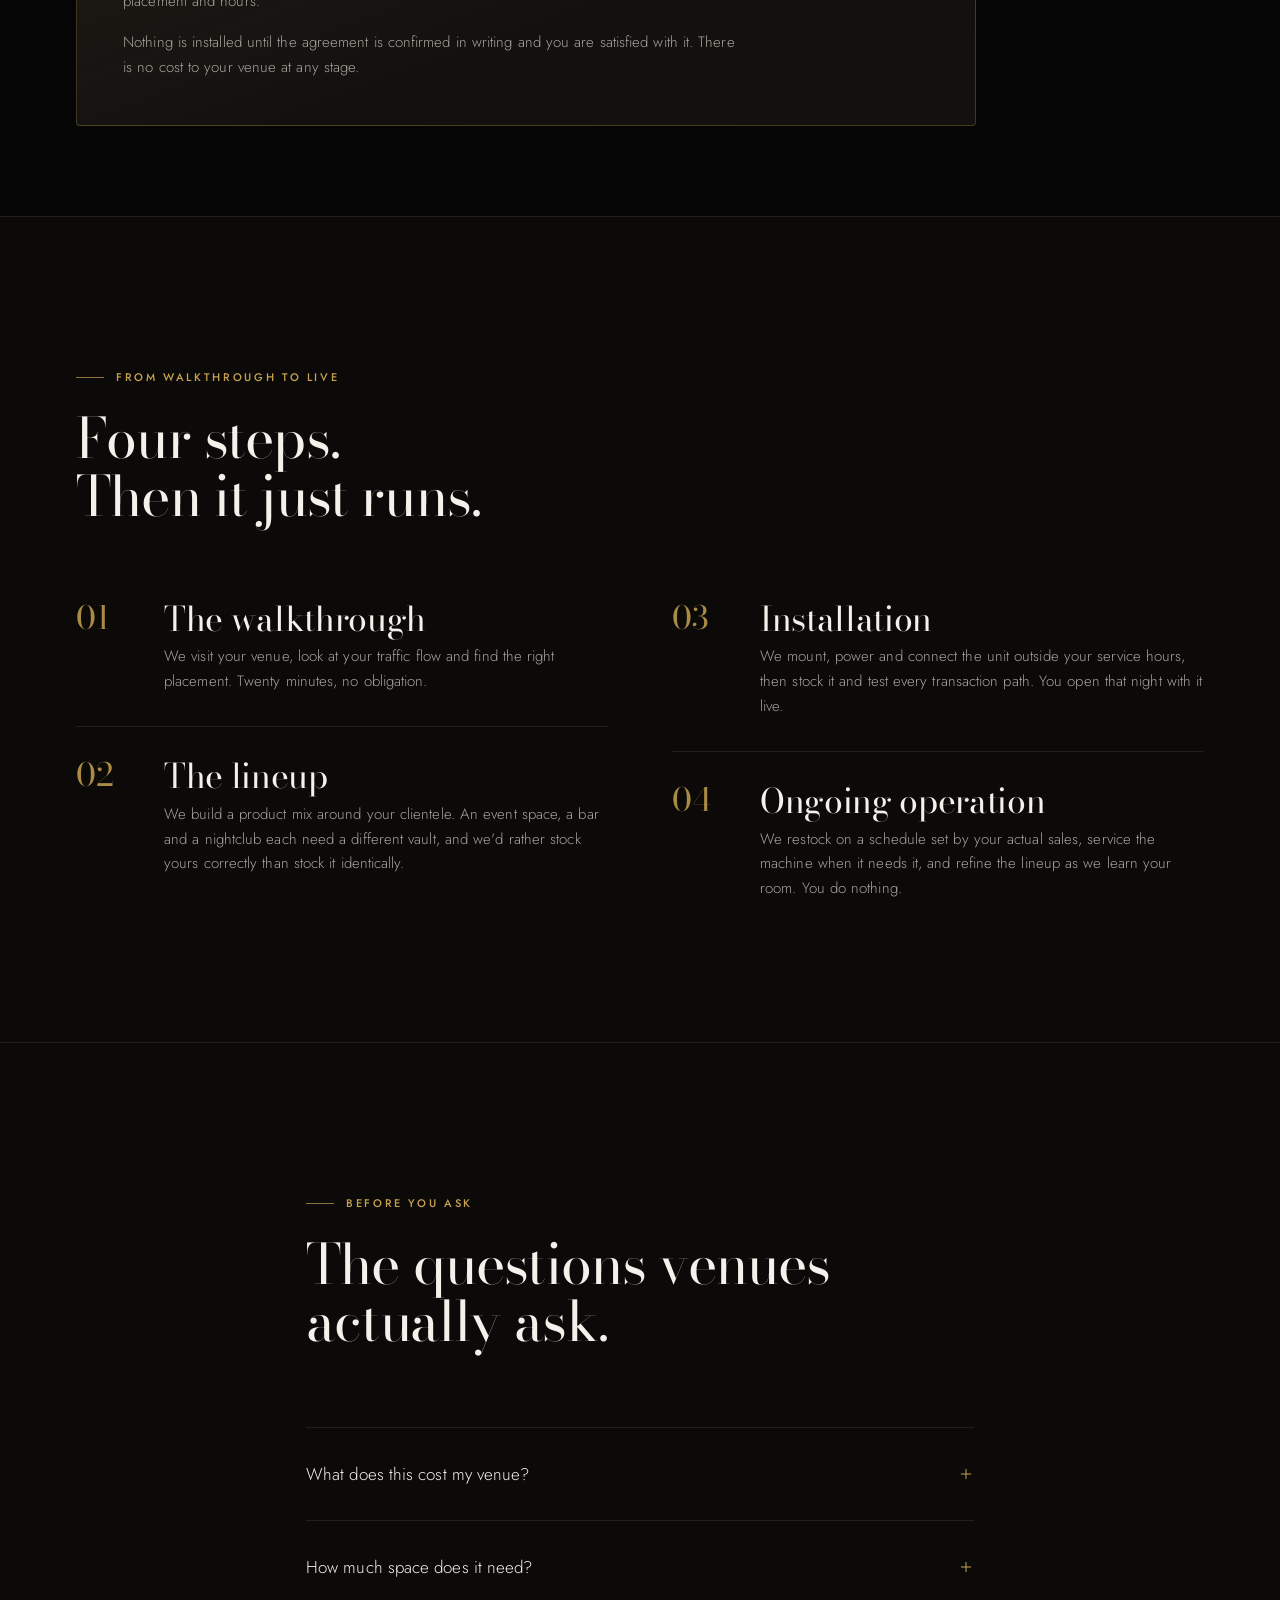
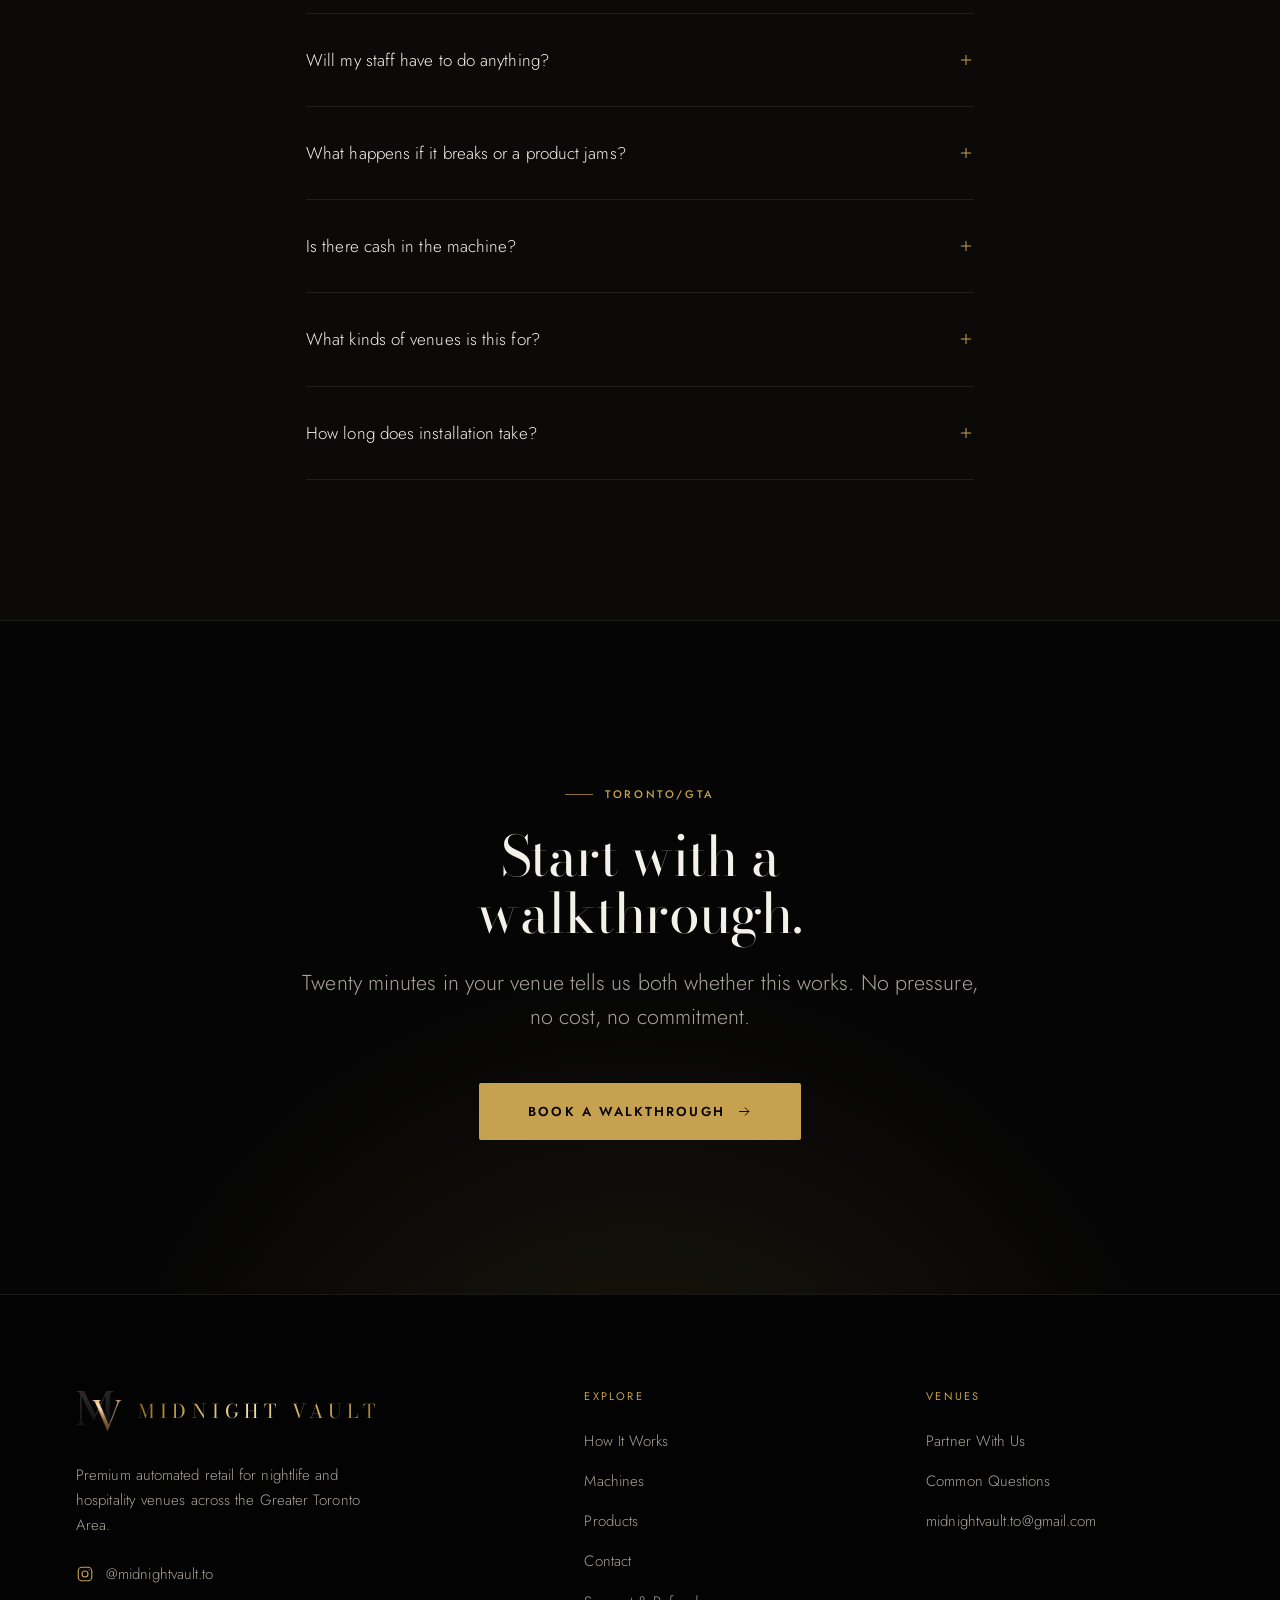
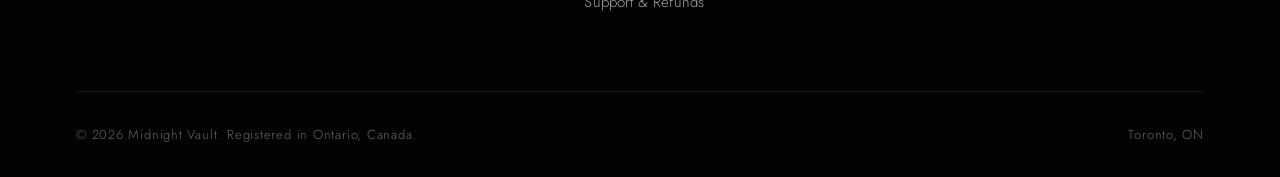
<file: how-it-works.html>
<!doctype html>
<html lang="en">
<head>
<meta charset="UTF-8">
<meta name="viewport" content="width=device-width, initial-scale=1">
<title>How It Works — Midnight Vault</title>
<meta name="description" content="Midnight Vault runs the entire vending operation: installation, sourcing, inventory, restocking, payments, monitoring, optimization and maintenance. Your venue provides the wall.">
<meta name="theme-color" content="#050505">
<link rel="icon" href="favicon.ico" sizes="16x16 32x32 48x48">
<link rel="icon" type="image/png" sizes="192x192" href="assets/img/icon-192.png">
<link rel="apple-touch-icon" href="assets/img/apple-touch-icon.png">
<link rel="manifest" href="manifest.webmanifest">
<meta property="og:site_name" content="Midnight Vault">
<meta property="og:title" content="How It Works — Midnight Vault">
<meta property="og:description" content="Midnight Vault runs the entire vending operation: installation, sourcing, inventory, restocking, payments, monitoring, optimization and maintenance. Your venue provides the wall.">
<meta property="og:type" content="website">
<meta property="og:url" content="https://midnightvault.ca/how-it-works.html">
<meta property="og:image" content="https://midnightvault.ca/assets/img/og-image.png">
<meta property="og:image:width" content="600">
<meta property="og:image:height" content="600">
<meta property="og:image:alt" content="Midnight Vault MV monogram">
<meta name="twitter:card" content="summary">
<link rel="preconnect" href="https://fonts.googleapis.com">
<link rel="preconnect" href="https://fonts.gstatic.com" crossorigin>
<link href="https://fonts.googleapis.com/css2?family=Bodoni+Moda:ital,opsz,wght@0,6..96,400;0,6..96,500;1,6..96,400&family=Jost:wght@300;400;500;600&display=swap" rel="stylesheet">
<link rel="stylesheet" href="assets/css/style.css">
<script>document.documentElement.className="js";</script>
</head>
<body>
<a class="skip-link" href="#main">Skip to main content</a>

<svg style="display:none" aria-hidden="true" focusable="false">
  
  <symbol id="i-arrow" viewBox="0 0 24 24" fill="none" stroke="currentColor" stroke-width="1.5" stroke-linecap="round" stroke-linejoin="round"><path d="M4 12h15"/><path d="M13 6l6 6-6 6"/></symbol>
  <symbol id="i-plus" viewBox="0 0 24 24" fill="none" stroke="currentColor" stroke-width="1.5" stroke-linecap="round"><path d="M12 5v14"/><path d="M5 12h14"/></symbol>
  <symbol id="i-check" viewBox="0 0 24 24" fill="none" stroke="currentColor" stroke-width="1.6" stroke-linecap="round" stroke-linejoin="round"><path d="M4 12.5l5 5L20 6.5"/></symbol>
  <symbol id="i-box" viewBox="0 0 24 24" fill="none" stroke="currentColor" stroke-width="1.4" stroke-linecap="round" stroke-linejoin="round"><path d="M3.5 8L12 3.5 20.5 8v8L12 20.5 3.5 16z"/><path d="M3.5 8L12 12.5 20.5 8"/><path d="M12 12.5v8"/></symbol>
  <symbol id="i-wrench" viewBox="0 0 24 24" fill="none" stroke="currentColor" stroke-width="1.4" stroke-linecap="round" stroke-linejoin="round"><path d="M15 6.2a4 4 0 00-5.5 5.1l-6 6L5.8 19.6l6-6A4 4 0 0017 8.1l-2.6 2.6-2.2-2.2z"/></symbol>
  <symbol id="i-chart" viewBox="0 0 24 24" fill="none" stroke="currentColor" stroke-width="1.4" stroke-linecap="round" stroke-linejoin="round"><path d="M4 20V4"/><path d="M4 20h16"/><path d="M8 20v-6"/><path d="M13 20V9"/><path d="M18 20v-9"/></symbol>
  <symbol id="i-wallet" viewBox="0 0 24 24" fill="none" stroke="currentColor" stroke-width="1.4" stroke-linecap="round" stroke-linejoin="round"><path d="M3 7.5A2.5 2.5 0 015.5 5H18a1 1 0 011 1v2"/><rect x="3" y="7.5" width="18" height="11.5" rx="2"/><circle cx="16.5" cy="13.2" r="1.1" fill="currentColor" stroke="none"/></symbol>
  <symbol id="i-tap" viewBox="0 0 24 24" fill="none" stroke="currentColor" stroke-width="1.4" stroke-linecap="round"><circle cx="4.6" cy="12" r="1.15" fill="currentColor" stroke="none"/><path d="M7.7 8.6a4.6 4.6 0 010 6.8"/><path d="M10.3 5.7a8.5 8.5 0 010 12.6"/><path d="M12.9 2.8a12.4 12.4 0 010 18.4"/></symbol>
  <symbol id="i-screen" viewBox="0 0 24 24" fill="none" stroke="currentColor" stroke-width="1.4" stroke-linecap="round" stroke-linejoin="round"><rect x="5" y="2.5" width="14" height="19" rx="2.5"/><rect x="7.5" y="5" width="9" height="10.5" rx="1"/><path d="M9.5 18.5h5"/></symbol>
  <symbol id="i-pin" viewBox="0 0 24 24" fill="none" stroke="currentColor" stroke-width="1.4" stroke-linecap="round" stroke-linejoin="round"><path d="M12 21s7-5.6 7-11a7 7 0 10-14 0c0 5.4 7 11 7 11z"/><circle cx="12" cy="10" r="2.6"/></symbol>
  <symbol id="i-clock" viewBox="0 0 24 24" fill="none" stroke="currentColor" stroke-width="1.4" stroke-linecap="round" stroke-linejoin="round"><circle cx="12" cy="12" r="8.6"/><path d="M12 7.2V12l3.3 1.9"/></symbol>
  <symbol id="i-users" viewBox="0 0 24 24" fill="none" stroke="currentColor" stroke-width="1.4" stroke-linecap="round" stroke-linejoin="round"><circle cx="9" cy="8" r="3.1"/><path d="M2.8 20c0-3.5 2.8-5.9 6.2-5.9s6.2 2.4 6.2 5.9"/><circle cx="17.2" cy="9" r="2.3"/><path d="M16.2 14.1c2.5.4 4.3 2.2 4.3 5.1"/></symbol>
  <symbol id="i-sparkle" viewBox="0 0 24 24" fill="none" stroke="currentColor" stroke-width="1.4" stroke-linejoin="round"><path d="M12 3c0 4.2-1 5.2-5.2 5.2 4.2 0 5.2 1 5.2 5.2 0-4.2 1-5.2 5.2-5.2C13 8.2 12 7.2 12 3z"/><path d="M18.5 14.5c0 2-.5 2.5-2.5 2.5 2 0 2.5.5 2.5 2.5 0-2 .5-2.5 2.5-2.5-2 0-2.5-.5-2.5-2.5z"/></symbol>
</svg>

<header class="site-header">
  <div class="container nav">
    <a class="logo" href="index.html" aria-label="Midnight Vault home">
      <img class="logo-mark" src="assets/img/logo-mark.png" alt="" width="440" height="385">
      <span class="logo-type">
        <span class="logo-name">Midnight Vault</span>
      </span>
    </a>
    <nav class="nav-links" aria-label="Primary">
      <a href="index.html">Home</a>
      <a href="how-it-works.html" aria-current="page">How It Works</a>
      <a href="machines.html">Machines</a>
      <a href="products.html">Products</a>
    </nav>
    <div class="nav-cta">
      <a class="nav-social" href="https://www.instagram.com/midnightvault.to/" target="_blank" rel="noopener" aria-label="Follow Midnight Vault on Instagram" title="@midnightvault.to"><svg viewBox="0 0 24 24" fill="none" stroke="currentColor" stroke-width="1.5" stroke-linecap="round" stroke-linejoin="round" aria-hidden="true"><rect x="3" y="3" width="18" height="18" rx="5"/><circle cx="12" cy="12" r="4"/><circle cx="17.5" cy="6.5" r="0.7" fill="currentColor" stroke="none"/></svg></a>
      <a class="btn btn-primary" href="contact.html">Partner With Us</a>
      <button class="nav-toggle" type="button" aria-expanded="false" aria-controls="mobile-menu" aria-label="Menu">
        <span></span><span></span><span></span>
      </button>
    </div>
  </div>
</header>

<div class="mobile-menu" id="mobile-menu">
  <a class="m-link" href="index.html">Home</a>
  <a class="m-link" href="how-it-works.html">How It Works</a>
  <a class="m-link" href="machines.html">Machines</a>
  <a class="m-link" href="products.html">Products</a>
  <a class="m-link" href="contact.html">Contact</a>
  <a class="m-social" href="https://www.instagram.com/midnightvault.to/" target="_blank" rel="noopener"><svg viewBox="0 0 24 24" fill="none" stroke="currentColor" stroke-width="1.5" stroke-linecap="round" stroke-linejoin="round" aria-hidden="true"><rect x="3" y="3" width="18" height="18" rx="5"/><circle cx="12" cy="12" r="4"/><circle cx="17.5" cy="6.5" r="0.7" fill="currentColor" stroke="none"/></svg><span>@midnightvault.to</span></a>
  <a class="btn btn-primary" href="contact.html">Partner With Us</a>
</div>

<main id="main">

  <!-- ================= PAGE HEAD ================= -->
  <section class="hero" style="padding-bottom: clamp(48px, 6vw, 80px);">
    <div class="container">
      <div class="narrow reveal">
        <span class="label">The partnership</span>
        <h1>You Give Us The Wall Space<br>We Handle <span class="gold italic">The Rest.</span></h1>
        <p class="lede">
          Midnight Vault is a fully managed operation. There is no equipment to buy,
          no product to order, no staff task to add and no invoice to pay.
          The machine arrives finished and stays that way.
        </p>
      </div>
    </div>
  </section>

  <!-- ================= THE LEDGER ================= -->
  <section class="section section--tight">
    <div class="container">
      <div class="ledger">
        <div class="ledger-col ledger-col--ours reveal">
          <div class="ledger-head"><span class="ledger-who">Midnight Vault handles</span></div>
          <ul class="ledger-list">
            <li><svg aria-hidden="true"><use href="#i-check"/></svg><span>Machine installation and mounting</span></li>
            <li><svg aria-hidden="true"><use href="#i-check"/></svg><span>Product sourcing and supplier relationships</span></li>
            <li><svg aria-hidden="true"><use href="#i-check"/></svg><span>Inventory ownership and cost</span></li>
            <li><svg aria-hidden="true"><use href="#i-check"/></svg><span>Restocking visits, scheduled around your hours</span></li>
            <li><svg aria-hidden="true"><use href="#i-check"/></svg><span>Payment processing and transaction fees</span></li>
            <li><svg aria-hidden="true"><use href="#i-check"/></svg><span>Sales monitoring and reporting</span></li>
            <li><svg aria-hidden="true"><use href="#i-check"/></svg><span>Product optimization for your crowd</span></li>
            <li><svg aria-hidden="true"><use href="#i-check"/></svg><span>Machine management and software</span></li>
            <li><svg aria-hidden="true"><use href="#i-check"/></svg><span>Maintenance, servicing and repairs</span></li>
          </ul>
        </div>

        <div class="ledger-col ledger-col--yours reveal" data-delay="2">
          <div class="ledger-head"><span class="ledger-who">Your venue provides</span></div>
          <ul class="ledger-list">
            <li><svg aria-hidden="true"><use href="#i-check"/></svg><span>A wall or compact corner</span></li>
            <li><svg aria-hidden="true"><use href="#i-check"/></svg><span>A standard power outlet</span></li>
            <li><svg aria-hidden="true"><use href="#i-check"/></svg><span>Access for restocking and service</span></li>
          </ul>
          <p class="ledger-note">
            That's the entire list. Your staff never stock it, never sell from it,
            never handle cash for it and never troubleshoot it.
          </p>
        </div>
      </div>

      <div class="revshare reveal">
        <span class="label">The revenue share</span>
        <h3>Your venue earns a share of every sale.</h3>
        <p>
          The percentage and the terms of the agreement are set with you directly,
          during the walkthrough and the conversation that follows. They depend on
          your venue — capacity, traffic, placement and hours.
        </p>
        <p>
          Nothing is installed until the agreement is confirmed in writing and you
          are satisfied with it. There is no cost to your venue at any stage.
        </p>
      </div>

    </div>
  </section>

  <!-- ================= PROCESS ================= -->
  <section class="section section--raised section--line">
    <div class="container">
      <div class="section-head reveal">
        <span class="label">From walkthrough to live</span>
        <h2>Four steps.<br>Then it just runs.</h2>
      </div>

      <div class="grid grid-2" style="gap: var(--s8);">
        <div class="reveal">
          <div class="steps">
            <div class="step">
              <span class="step-num">01</span>
              <div>
                <h3>The walkthrough</h3>
                <p>We visit your venue, look at your traffic flow and find the right placement. Twenty minutes, no obligation.</p>
              </div>
            </div>
            <div class="step">
              <span class="step-num">02</span>
              <div>
                <h3>The lineup</h3>
                <p>We build a product mix around your clientele. An event space, a bar and a nightclub each need a different vault, and we'd rather stock yours correctly than stock it identically.</p>
              </div>
            </div>
          </div>
        </div>
        <div class="reveal" data-delay="2">
          <div class="steps">
            <div class="step">
              <span class="step-num">03</span>
              <div>
                <h3>Installation</h3>
                <p>We mount, power and connect the unit outside your service hours, then stock it and test every transaction path. You open that night with it live.</p>
              </div>
            </div>
            <div class="step">
              <span class="step-num">04</span>
              <div>
                <h3>Ongoing operation</h3>
                <p>We restock on a schedule set by your actual sales, service the machine when it needs it, and refine the lineup as we learn your room. You do nothing.</p>
              </div>
            </div>
          </div>
        </div>
      </div>
    </div>
  </section>

  <!-- ================= FAQ ================= -->
  <section class="section section--raised section--line" id="faq">
    <div class="container narrow">
      <div class="section-head reveal">
        <span class="label">Before you ask</span>
        <h2>The questions venues actually ask.</h2>
      </div>

      <div class="faq reveal">
        <details>
          <summary>What does this cost my venue?<svg class="plus" aria-hidden="true"><use href="#i-plus"/></svg></summary>
          <p>Nothing. There is no purchase, no lease, no installation fee and no monthly charge. Midnight Vault carries the machine, the inventory and the operating cost. Your venue earns a share of sales.</p>
        </details>
        <details>
          <summary>How much space does it need?<svg class="plus" aria-hidden="true"><use href="#i-plus"/></svg></summary>
          <p>Less than a poster frame in the wall-mounted configuration, and roughly the footprint of a bar stool on a compact floor stand. We choose the configuration during the walkthrough based on what your room can spare — the goal is to use space you aren't selling.</p>
        </details>
        <details>
          <summary>Will my staff have to do anything?<svg class="plus" aria-hidden="true"><use href="#i-plus"/></svg></summary>
          <p>No. They don't stock it, sell from it, handle money for it or fix it. The only thing we ask is access for scheduled restocking and service, arranged around your hours rather than during them.</p>
        </details>
        <details>
          <summary>What happens if it breaks or a product jams?<svg class="plus" aria-hidden="true"><use href="#i-plus"/></svg></summary>
          <p>You contact us and we handle it. Maintenance and repairs are entirely ours. Because the machine is cashless and connected, we can see a problem without waiting for someone to report it.</p>
        </details>
        <details>
          <summary>Is there cash in the machine?<svg class="plus" aria-hidden="true"><use href="#i-plus"/></svg></summary>
          <p>Never. Midnight Vault is fully cashless — tap, card or phone only. There is no float, no cash box and nothing inside worth breaking it open for.</p>
        </details>
        <details>
          <summary>What kinds of venues is this for?<svg class="plus" aria-hidden="true"><use href="#i-plus"/></svg></summary>
          <p>Nightclubs, bars, lounges, hotels, event spaces and other late-night hospitality venues across the Greater Toronto Area. If your guests are out for hours and can't easily leave to buy something, the vault earns.</p>
        </details>
        <details>
          <summary>How long does installation take?<svg class="plus" aria-hidden="true"><use href="#i-plus"/></svg></summary>
          <p>A single visit outside your service hours. We mount, power, connect, stock and test in one session, and the unit is live for that night's service.</p>
        </details>
      </div>
    </div>
  </section>

  <!-- ================= CTA ================= -->
  <section class="cta-band">
    <div class="container">
      <div class="reveal">
        <span class="label" style="justify-content:center;">Toronto/GTA</span>
        <h2>Start with a walkthrough.</h2>
        <p class="lede" style="max-width: 52ch; margin-inline: auto;">
          Twenty minutes in your venue tells us both whether this works.
          No pressure, no cost, no commitment.
        </p>
        <div class="btn-row" style="justify-content:center;">
          <a class="btn btn-primary" href="contact.html">Book a Walkthrough <svg aria-hidden="true"><use href="#i-arrow"/></svg></a>
        </div>
      </div>
    </div>
  </section>

</main>

<footer class="site-footer">
  <div class="container">
    <div class="footer-grid">
      <div class="footer-brand">
        <a class="logo" href="index.html">
          <img class="logo-mark" src="assets/img/logo-mark.png" alt="" width="440" height="385">
          <span class="logo-type">
            <span class="logo-name">Midnight Vault</span>
          </span>
        </a>
        <p>Premium automated retail for nightlife and hospitality venues across the Greater Toronto Area.</p>
        <a class="footer-social" href="https://www.instagram.com/midnightvault.to/" target="_blank" rel="noopener" aria-label="Midnight Vault on Instagram"><svg viewBox="0 0 24 24" fill="none" stroke="currentColor" stroke-width="1.5" stroke-linecap="round" stroke-linejoin="round" aria-hidden="true"><rect x="3" y="3" width="18" height="18" rx="5"/><circle cx="12" cy="12" r="4"/><circle cx="17.5" cy="6.5" r="0.7" fill="currentColor" stroke="none"/></svg><span>@midnightvault.to</span></a>
      </div>
      <div class="footer-col">
        <h4>Explore</h4>
        <ul>
          <li><a href="how-it-works.html">How It Works</a></li>
          <li><a href="machines.html">Machines</a></li>
          <li><a href="products.html">Products</a></li>
          <li><a href="contact.html">Contact</a></li>
          <li><a href="support.html">Support &amp; Refunds</a></li>
        </ul>
      </div>
      <div class="footer-col">
        <h4>Venues</h4>
        <ul>
          <li><a href="contact.html">Partner With Us</a></li>
          <li><a href="how-it-works.html#faq">Common Questions</a></li>
          <li><a href="mailto:midnightvault.to@gmail.com">midnightvault.to@gmail.com</a></li>
        </ul>
      </div>
    </div>
    <div class="footer-bottom">
      <span>&copy; <span data-year>2026</span> Midnight Vault. Registered in Ontario, Canada.</span>
      <span>Toronto, ON</span>
    </div>
  </div>
</footer>

<script src="assets/js/main.js"></script>
</body>
</html>
</file>
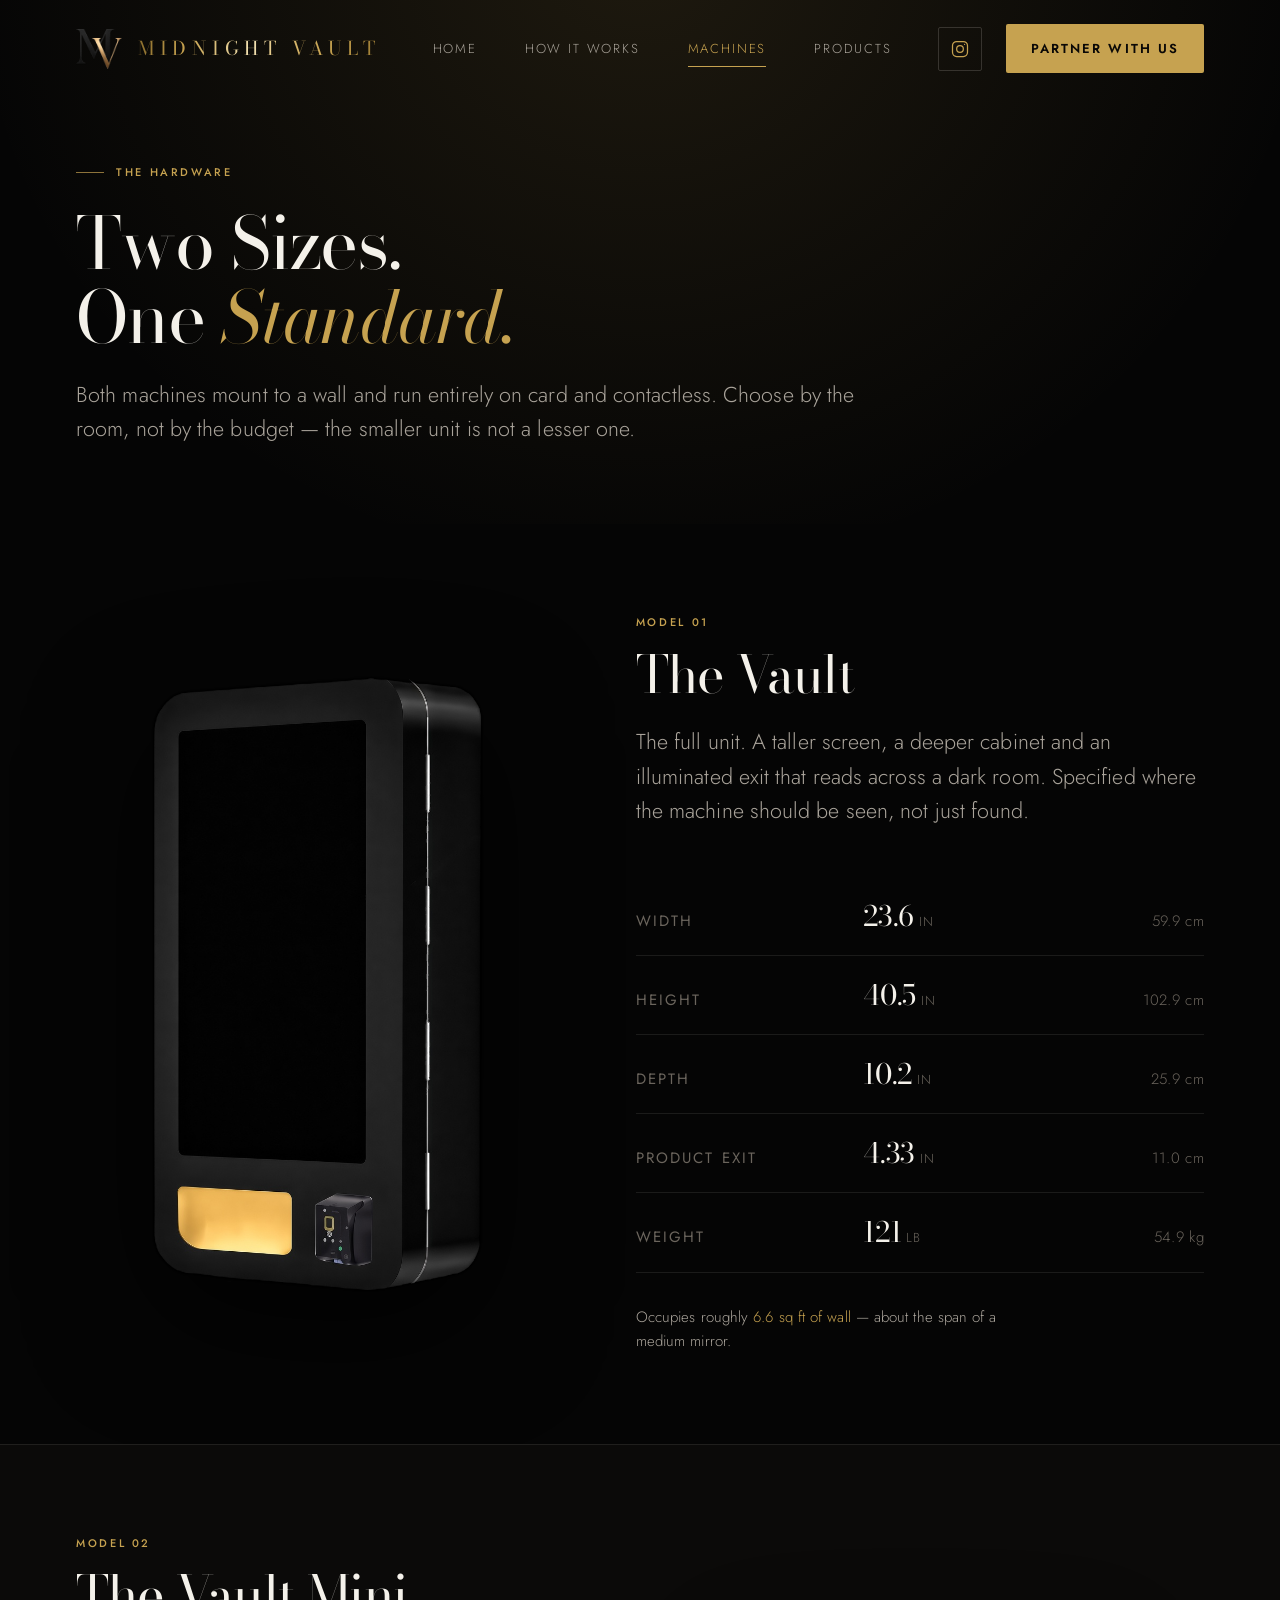
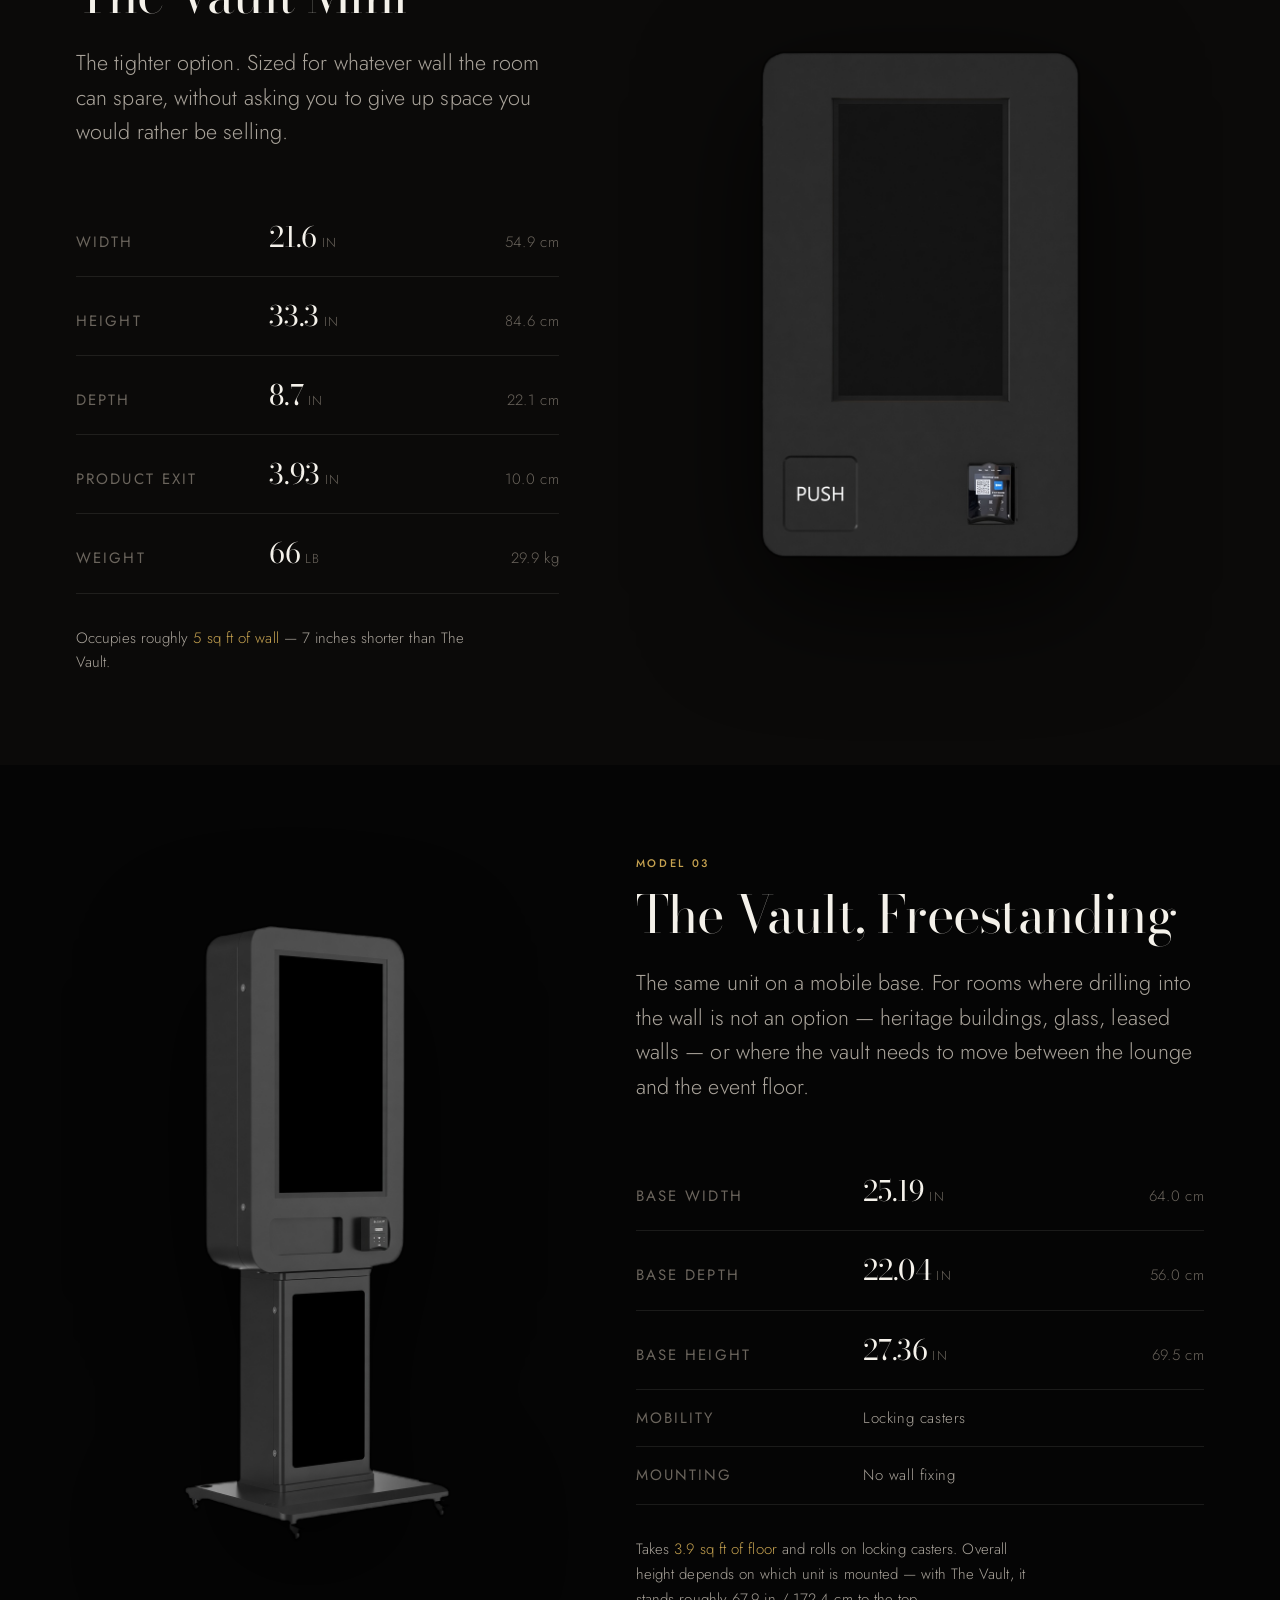
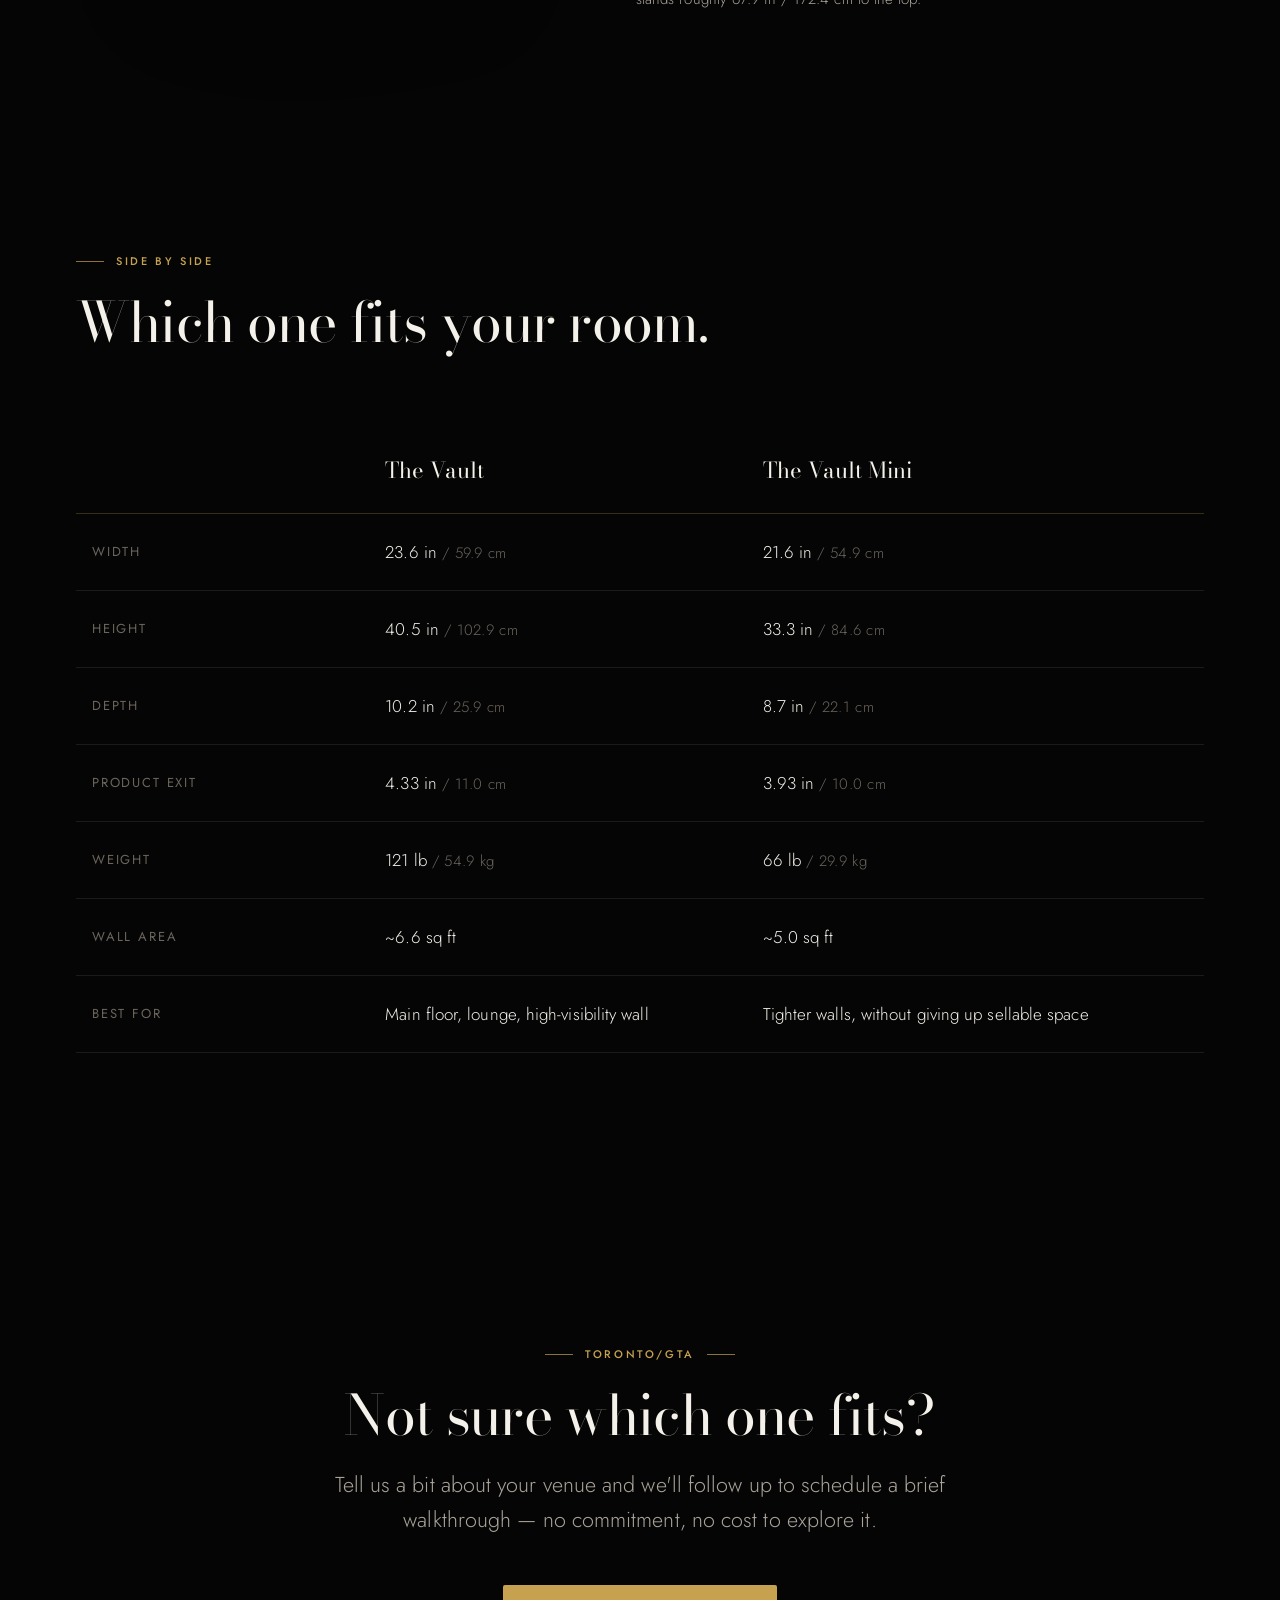
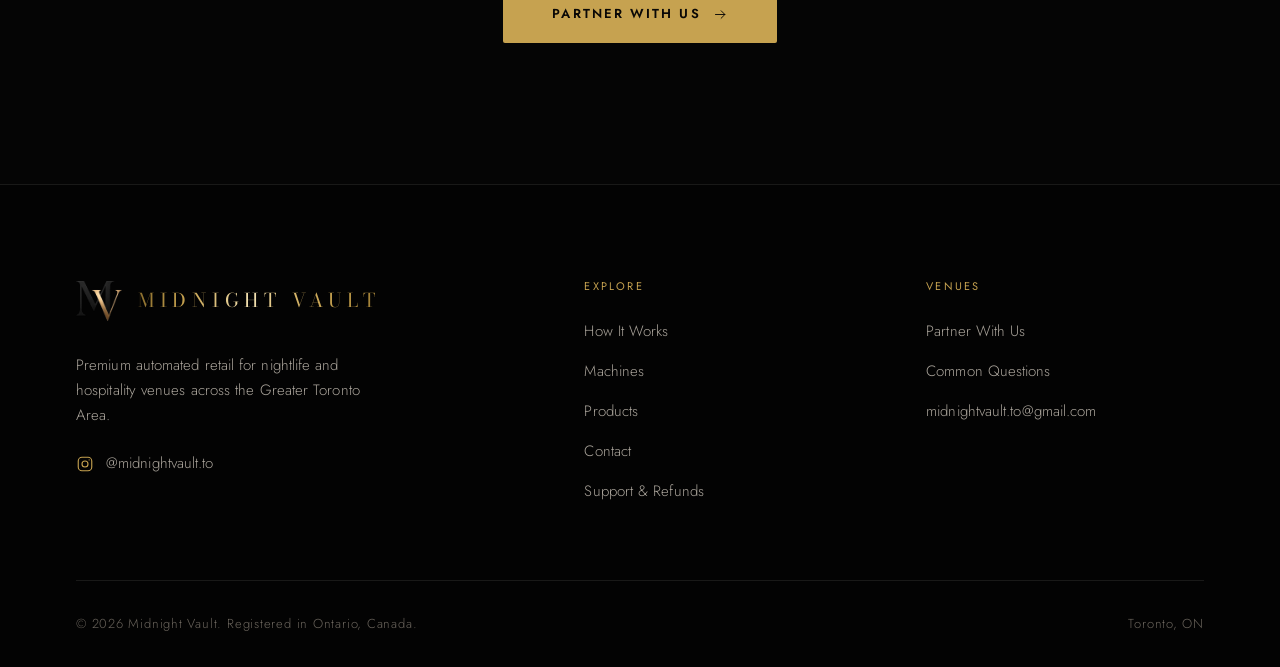
<file: machines.html>
<!doctype html>
<html lang="en">
<head>
<meta charset="UTF-8">
<meta name="viewport" content="width=device-width, initial-scale=1">
<title>The Machines — Midnight Vault</title>
<meta name="description" content="Midnight Vault machine models and dimensions. The Vault Mini and The Vault — wall-mounted touchscreen units built for bars, clubs and lounges. Full specifications in imperial and metric.">
<meta name="theme-color" content="#050505">
<link rel="icon" href="favicon.ico" sizes="16x16 32x32 48x48">
<link rel="icon" type="image/png" sizes="192x192" href="assets/img/icon-192.png">
<link rel="apple-touch-icon" href="assets/img/apple-touch-icon.png">
<link rel="manifest" href="manifest.webmanifest">
<meta property="og:site_name" content="Midnight Vault">
<meta property="og:title" content="The Machines — Midnight Vault">
<meta property="og:description" content="Midnight Vault machine models and dimensions. The Vault Mini and The Vault — wall-mounted touchscreen units built for bars, clubs and lounges. Full specifications in imperial and metric.">
<meta property="og:type" content="website">
<meta property="og:url" content="https://midnightvault.ca/machines.html">
<meta property="og:image" content="https://midnightvault.ca/assets/img/og-image.png">
<meta property="og:image:width" content="600">
<meta property="og:image:height" content="600">
<meta property="og:image:alt" content="Midnight Vault MV monogram">
<meta name="twitter:card" content="summary">
<link rel="preconnect" href="https://fonts.googleapis.com">
<link rel="preconnect" href="https://fonts.gstatic.com" crossorigin>
<link href="https://fonts.googleapis.com/css2?family=Bodoni+Moda:ital,opsz,wght@0,6..96,400;0,6..96,500;1,6..96,400&family=Jost:wght@300;400;500;600&display=swap" rel="stylesheet">
<link rel="stylesheet" href="assets/css/style.css">
<script>document.documentElement.className="js";</script>
</head>
<body>
<a class="skip-link" href="#main">Skip to main content</a>

<svg style="display:none" aria-hidden="true" focusable="false">
  <symbol id="i-arrow" viewBox="0 0 24 24" fill="none" stroke="currentColor" stroke-width="1.5" stroke-linecap="round" stroke-linejoin="round"><path d="M4 12h15"/><path d="M13 6l6 6-6 6"/></symbol>
</svg>

<header class="site-header">
  <div class="container nav">
    <a class="logo" href="index.html" aria-label="Midnight Vault home">
      <img class="logo-mark" src="assets/img/logo-mark.png" alt="" width="440" height="385">
      <span class="logo-type">
        <span class="logo-name">Midnight Vault</span>
      </span>
    </a>
    <nav class="nav-links" aria-label="Primary">
      <a href="index.html">Home</a>
      <a href="how-it-works.html">How It Works</a>
      <a href="machines.html" aria-current="page">Machines</a>
      <a href="products.html">Products</a>
    </nav>
    <div class="nav-cta">
      <a class="nav-social" href="https://www.instagram.com/midnightvault.to/" target="_blank" rel="noopener" aria-label="Follow Midnight Vault on Instagram" title="@midnightvault.to"><svg viewBox="0 0 24 24" fill="none" stroke="currentColor" stroke-width="1.5" stroke-linecap="round" stroke-linejoin="round" aria-hidden="true"><rect x="3" y="3" width="18" height="18" rx="5"/><circle cx="12" cy="12" r="4"/><circle cx="17.5" cy="6.5" r="0.7" fill="currentColor" stroke="none"/></svg></a>
      <a class="btn btn-primary" href="contact.html">Partner With Us</a>
      <button class="nav-toggle" type="button" aria-expanded="false" aria-controls="mobile-menu" aria-label="Menu">
        <span></span><span></span><span></span>
      </button>
    </div>
  </div>
</header>

<div class="mobile-menu" id="mobile-menu">
  <a class="m-link" href="index.html">Home</a>
  <a class="m-link" href="how-it-works.html">How It Works</a>
  <a class="m-link" href="machines.html">Machines</a>
  <a class="m-link" href="products.html">Products</a>
  <a class="m-link" href="contact.html">Contact</a>
  <a class="m-social" href="https://www.instagram.com/midnightvault.to/" target="_blank" rel="noopener"><svg viewBox="0 0 24 24" fill="none" stroke="currentColor" stroke-width="1.5" stroke-linecap="round" stroke-linejoin="round" aria-hidden="true"><rect x="3" y="3" width="18" height="18" rx="5"/><circle cx="12" cy="12" r="4"/><circle cx="17.5" cy="6.5" r="0.7" fill="currentColor" stroke="none"/></svg><span>@midnightvault.to</span></a>
  <a class="btn btn-primary" href="contact.html">Partner With Us</a>
</div>

<main id="main">

  <!-- ================= PAGE HEAD ================= -->
  <section class="hero" style="padding-bottom: clamp(48px, 6vw, 80px);">
    <div class="container">
      <div class="narrow reveal">
        <span class="label">The hardware</span>
        <h1>Two Sizes.<br>One <span class="gold italic">Standard.</span></h1>
        <p class="lede">
          Both machines mount to a wall and run entirely on card and contactless.
          Choose by the room, not by the budget — the smaller unit is not a lesser one.
        </p>
      </div>
    </div>
  </section>

  <!-- ================= MODEL 01 — THE VAULT ================= -->
  <section class="section section--tight">
    <div class="container">
      <div class="spec-layout">
        <div class="spec-media reveal">
          <img src="assets/img/vault.png" alt="The Vault — wall-mounted Midnight Vault unit with full-height touchscreen, contactless reader and illuminated product exit" width="628" height="1159">
        </div>


        <div class="spec-copy reveal" data-delay="2">
          <span class="spec-index">Model 01</span>
          <h2>The Vault</h2>
          <p class="lede">
            The full unit. A taller screen, a deeper cabinet and an illuminated exit
            that reads across a dark room. Specified where the machine should be
            seen, not just found.
          </p>

          <table class="spec-table">
            <caption class="visually-hidden">The Vault specifications</caption>
            <tbody>
              <tr>
                <th scope="row">Width</th>
                <td>23.6<span class="unit">in</span></td>
                <td class="metric">59.9 cm</td>
              </tr>
              <tr>
                <th scope="row">Height</th>
                <td>40.5<span class="unit">in</span></td>
                <td class="metric">102.9 cm</td>
              </tr>
              <tr>
                <th scope="row">Depth</th>
                <td>10.2<span class="unit">in</span></td>
                <td class="metric">25.9 cm</td>
              </tr>
              <tr>
                <th scope="row">Product exit</th>
                <td>4.33<span class="unit">in</span></td>
                <td class="metric">11.0 cm</td>
              </tr>
              <tr>
                <th scope="row">Weight</th>
                <td>121<span class="unit">lb</span></td>
                <td class="metric">54.9 kg</td>
              </tr>
            </tbody>
          </table>

          <p class="spec-note">
            Occupies roughly <span class="gold">6.6 sq ft of wall</span> — about the span of a medium mirror.
          </p>
        </div>

      </div>
    </div>
  </section>

  <!-- ================= MODEL 02 — THE VAULT MINI ================= -->
  <section class="section section--tight section--raised section--line">
    <div class="container">
      <div class="spec-layout spec-layout--flip">
        <div class="spec-media spec-media--mini reveal">
          <img src="assets/img/vault-mini.png" alt="The Vault Mini — wall-mounted Midnight Vault unit with touchscreen, contactless reader and push-door product exit" width="688" height="1078">
        </div>


        <div class="spec-copy reveal" data-delay="2">
          <span class="spec-index">Model 02</span>
          <h2>The Vault Mini</h2>
          <p class="lede">
            The tighter option. Sized for whatever wall the room can spare, without
            asking you to give up space you would rather be selling.
          </p>

          <table class="spec-table">
            <caption class="visually-hidden">The Vault Mini specifications</caption>
            <tbody>
              <tr>
                <th scope="row">Width</th>
                <td>21.6<span class="unit">in</span></td>
                <td class="metric">54.9 cm</td>
              </tr>
              <tr>
                <th scope="row">Height</th>
                <td>33.3<span class="unit">in</span></td>
                <td class="metric">84.6 cm</td>
              </tr>
              <tr>
                <th scope="row">Depth</th>
                <td>8.7<span class="unit">in</span></td>
                <td class="metric">22.1 cm</td>
              </tr>
              <tr>
                <th scope="row">Product exit</th>
                <td>3.93<span class="unit">in</span></td>
                <td class="metric">10.0 cm</td>
              </tr>
              <tr>
                <th scope="row">Weight</th>
                <td>66<span class="unit">lb</span></td>
                <td class="metric">29.9 kg</td>
              </tr>
            </tbody>
          </table>

          <p class="spec-note">
            Occupies roughly <span class="gold">5 sq ft of wall</span> — 7 inches
            shorter than The Vault.
          </p>
        </div>

      </div>
    </div>
  </section>


  <!-- ================= MODEL 03 — THE VAULT, FREESTANDING ================= -->
  <section class="section section--tight">
    <div class="container">
      <div class="spec-layout">
        <div class="spec-media spec-media--stand reveal">
          <img src="assets/img/vault-stand.png" alt="The Vault mounted on a mobile floor stand with locking casters" width="562" height="1271">
        </div>

        <div class="spec-copy reveal" data-delay="2">
          <span class="spec-index">Model 03</span>
          <h2>The Vault, Freestanding</h2>
          <p class="lede">
            The same unit on a mobile base. For rooms where drilling into the wall is
            not an option — heritage buildings, glass, leased walls — or where the vault
            needs to move between the lounge and the event floor.
          </p>

          <table class="spec-table">
            <caption class="visually-hidden">Freestanding base specifications</caption>
            <tbody>
              <tr>
                <th scope="row">Base width</th>
                <td>25.19<span class="unit">in</span></td>
                <td class="metric">64.0 cm</td>
              </tr>
              <tr>
                <th scope="row">Base depth</th>
                <td>22.04<span class="unit">in</span></td>
                <td class="metric">56.0 cm</td>
              </tr>
              <tr>
                <th scope="row">Base height</th>
                <td>27.36<span class="unit">in</span></td>
                <td class="metric">69.5 cm</td>
              </tr>
              <tr>
                <th scope="row">Mobility</th>
                <td colspan="2" class="spec-word">Locking casters</td>
              </tr>
              <tr>
                <th scope="row">Mounting</th>
                <td colspan="2" class="spec-word">No wall fixing</td>
              </tr>
            </tbody>
          </table>

          <p class="spec-note">
            Takes <span class="gold">3.9 sq ft of floor</span> and rolls on locking
            casters. Overall height depends on which unit is mounted — with The Vault,
            it stands roughly 67.9 in / 172.4 cm to the top.
          </p>
        </div>

      </div>
    </div>
  </section>

  <!-- ================= SIDE BY SIDE ================= -->
  <section class="section">
    <div class="container">
      <div class="section-head reveal">
        <span class="label">Side by side</span>
        <h2>Which one fits your room.</h2>
      </div>

      <div class="reveal" style="overflow-x: auto;">
        <table class="compare-table">
          <thead>
            <tr>
              <th scope="col"><span class="visually-hidden">Specification</span></th>
              <th scope="col">The Vault</th>
              <th scope="col">The Vault Mini</th>
            </tr>
          </thead>
          <tbody>
            <tr>
              <th scope="row">Width</th>
              <td>23.6 in <span class="metric">/ 59.9 cm</span></td>
              <td>21.6 in <span class="metric">/ 54.9 cm</span></td>
            </tr>
            <tr>
              <th scope="row">Height</th>
              <td>40.5 in <span class="metric">/ 102.9 cm</span></td>
              <td>33.3 in <span class="metric">/ 84.6 cm</span></td>
            </tr>
            <tr>
              <th scope="row">Depth</th>
              <td>10.2 in <span class="metric">/ 25.9 cm</span></td>
              <td>8.7 in <span class="metric">/ 22.1 cm</span></td>
            </tr>
            <tr>
              <th scope="row">Product exit</th>
              <td>4.33 in <span class="metric">/ 11.0 cm</span></td>
              <td>3.93 in <span class="metric">/ 10.0 cm</span></td>
            </tr>
            <tr>
              <th scope="row">Weight</th>
              <td>121 lb <span class="metric">/ 54.9 kg</span></td>
              <td>66 lb <span class="metric">/ 29.9 kg</span></td>
            </tr>
            <tr>
              <th scope="row">Wall area</th>
              <td>~6.6 sq ft</td>
              <td>~5.0 sq ft</td>
            </tr>
            <tr>
              <th scope="row">Best for</th>
              <td>Main floor, lounge, high-visibility wall</td>
              <td>Tighter walls, without giving up sellable space</td>
            </tr>
          </tbody>
        </table>
      </div>
    </div>
  </section>

  <!-- ================= CTA ================= -->
  <section class="section">
    <div class="container">
      <div class="section-head section-head--center reveal" style="margin-bottom:0;">
        <span class="label">Toronto/GTA</span>
        <h2>Not sure which one fits?</h2>
        <p class="lede" style="max-width: 52ch; margin-inline: auto;">
          Tell us a bit about your venue and we'll follow up to schedule a brief
          walkthrough — no commitment, no cost to explore it.
        </p>
        <div class="btn-row" style="justify-content:center;">
          <a class="btn btn-primary" href="contact.html">Partner With Us <svg aria-hidden="true"><use href="#i-arrow"/></svg></a>
        </div>
      </div>
    </div>
  </section>

</main>

<footer class="site-footer">
  <div class="container">
    <div class="footer-grid">
      <div class="footer-brand">
        <a class="logo" href="index.html">
          <img class="logo-mark" src="assets/img/logo-mark.png" alt="" width="440" height="385">
          <span class="logo-type">
            <span class="logo-name">Midnight Vault</span>
          </span>
        </a>
        <p>Premium automated retail for nightlife and hospitality venues across the Greater Toronto Area.</p>
        <a class="footer-social" href="https://www.instagram.com/midnightvault.to/" target="_blank" rel="noopener" aria-label="Midnight Vault on Instagram"><svg viewBox="0 0 24 24" fill="none" stroke="currentColor" stroke-width="1.5" stroke-linecap="round" stroke-linejoin="round" aria-hidden="true"><rect x="3" y="3" width="18" height="18" rx="5"/><circle cx="12" cy="12" r="4"/><circle cx="17.5" cy="6.5" r="0.7" fill="currentColor" stroke="none"/></svg><span>@midnightvault.to</span></a>
      </div>
      <div class="footer-col">
        <h4>Explore</h4>
        <ul>
          <li><a href="how-it-works.html">How It Works</a></li>
          <li><a href="machines.html">Machines</a></li>
          <li><a href="products.html">Products</a></li>
          <li><a href="contact.html">Contact</a></li>
          <li><a href="support.html">Support &amp; Refunds</a></li>
        </ul>
      </div>
      <div class="footer-col">
        <h4>Venues</h4>
        <ul>
          <li><a href="contact.html">Partner With Us</a></li>
          <li><a href="how-it-works.html#faq">Common Questions</a></li>
          <li><a href="mailto:midnightvault.to@gmail.com">midnightvault.to@gmail.com</a></li>
        </ul>
      </div>
    </div>
    <div class="footer-bottom">
      <span>&copy; <span data-year>2026</span> Midnight Vault. Registered in Ontario, Canada.</span>
      <span>Toronto, ON</span>
    </div>
  </div>
</footer>

<script src="assets/js/main.js"></script>
</body>
</html>
</file>
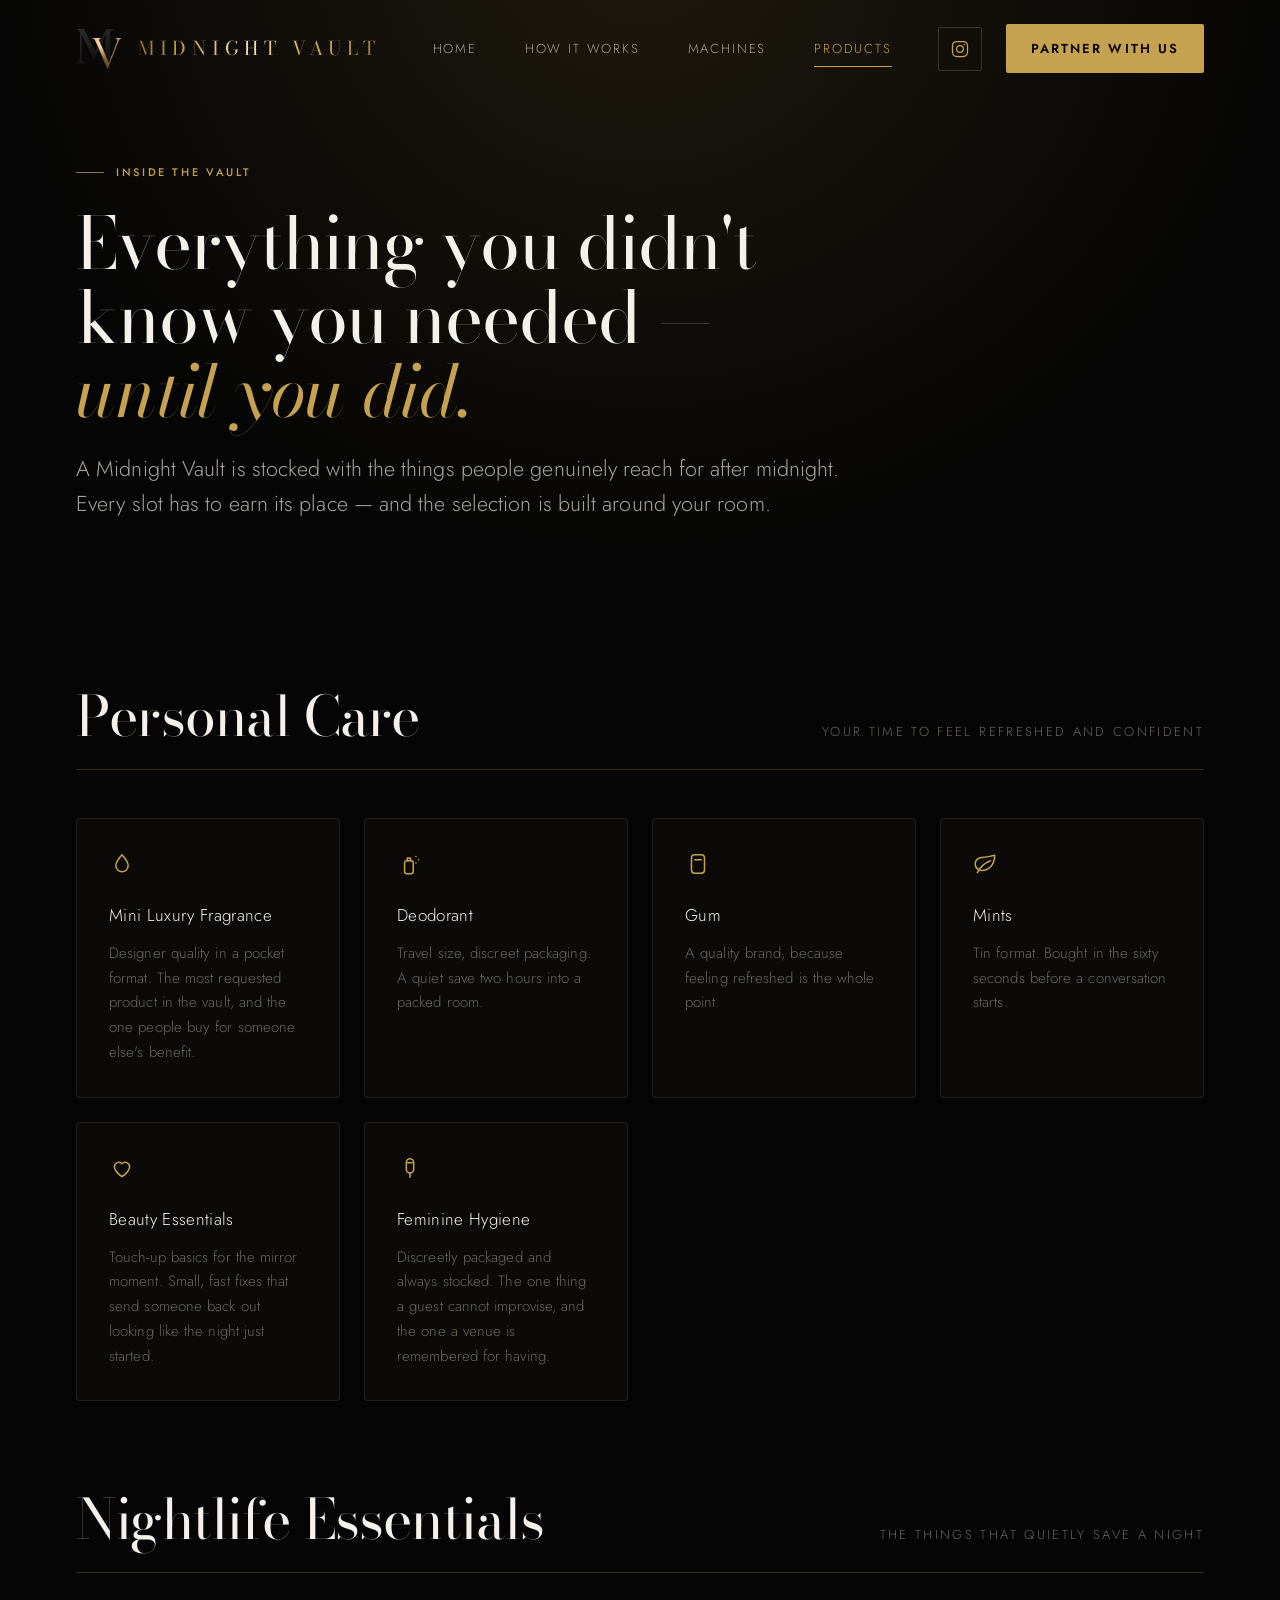
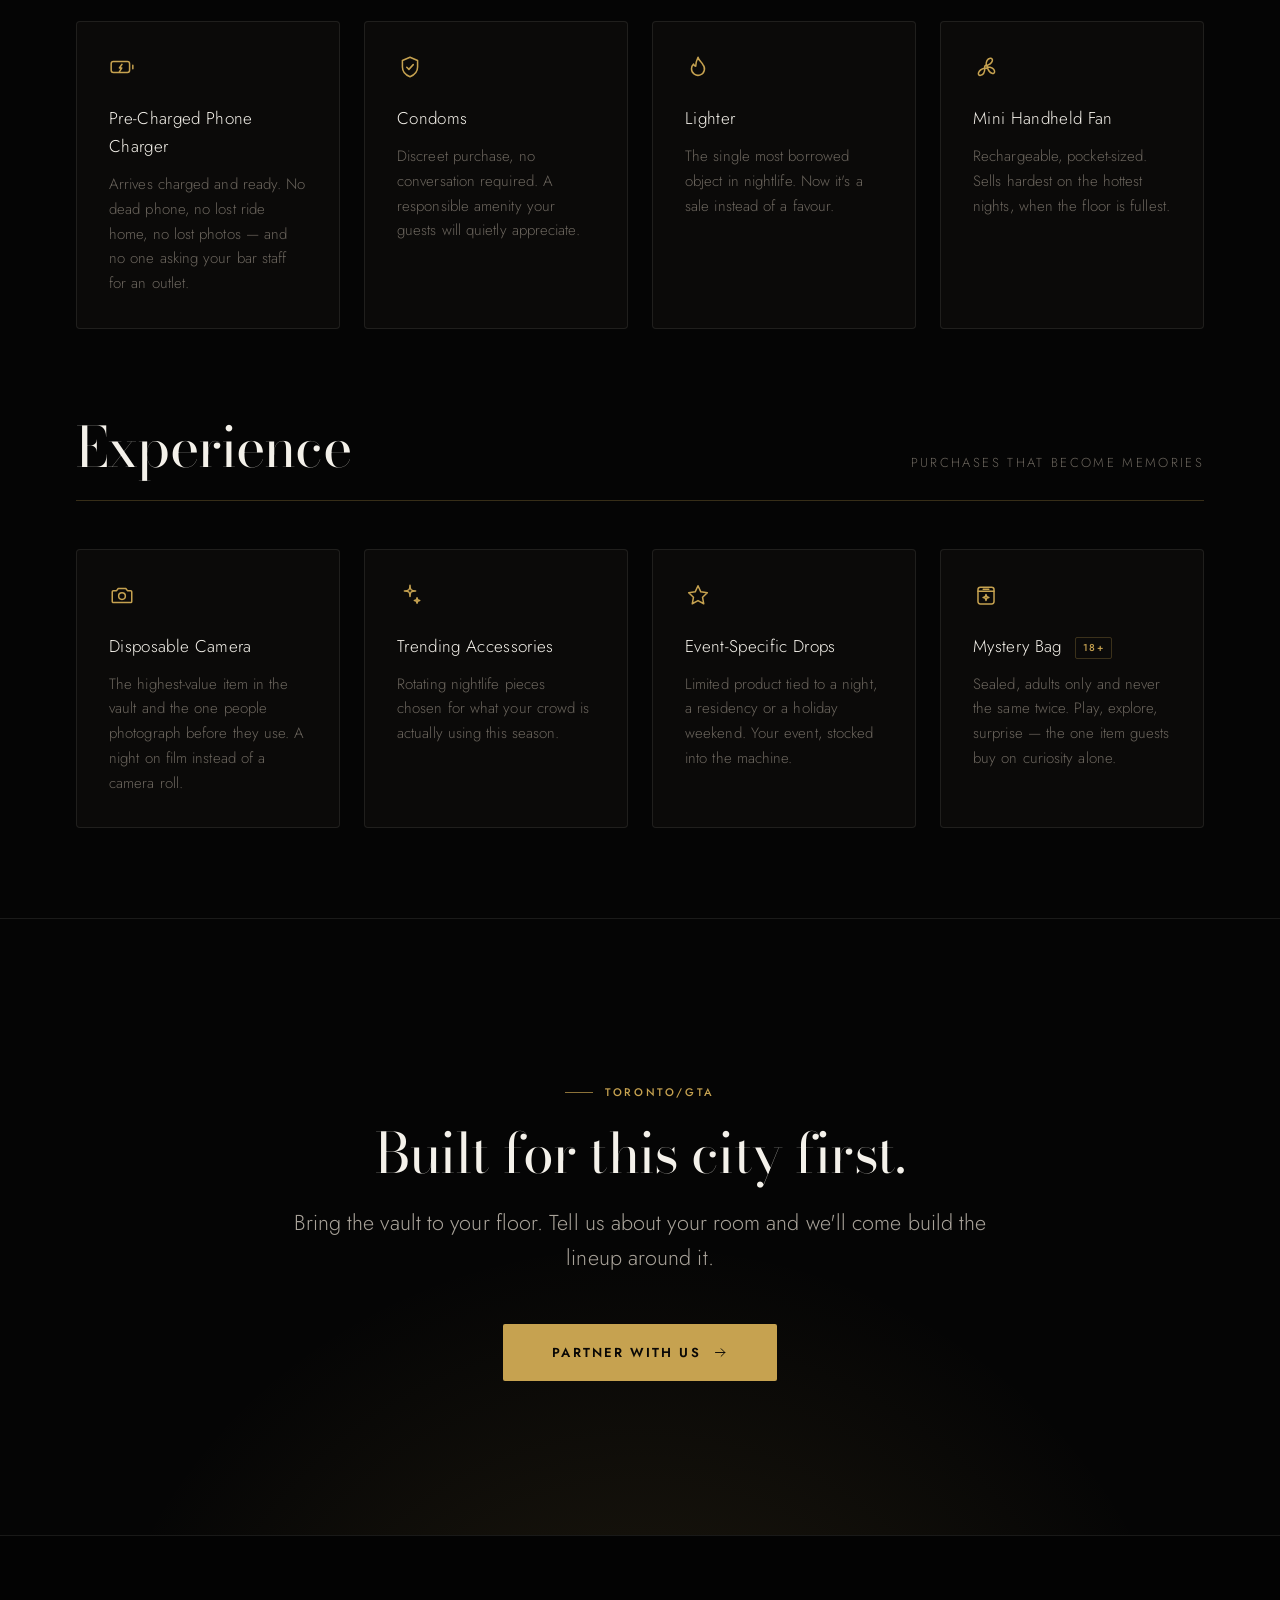
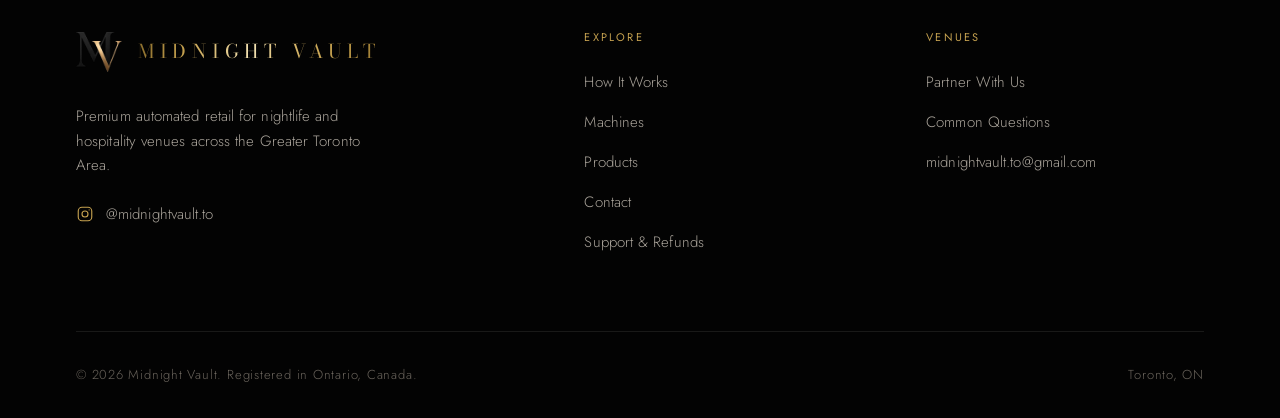
<file: products.html>
<!doctype html>
<html lang="en">
<head>
<meta charset="UTF-8">
<meta name="viewport" content="width=device-width, initial-scale=1">
<title>Products — Midnight Vault</title>
<meta name="description" content="Inside a Midnight Vault: mini luxury fragrance, phone chargers, disposable cameras, condoms, lighters, mini fans, gum and personal essentials — curated for each venue's clientele.">
<meta name="theme-color" content="#050505">
<link rel="icon" href="favicon.ico" sizes="16x16 32x32 48x48">
<link rel="icon" type="image/png" sizes="192x192" href="assets/img/icon-192.png">
<link rel="apple-touch-icon" href="assets/img/apple-touch-icon.png">
<link rel="manifest" href="manifest.webmanifest">
<meta property="og:site_name" content="Midnight Vault">
<meta property="og:title" content="Products — Midnight Vault">
<meta property="og:description" content="Inside a Midnight Vault: mini luxury fragrance, phone chargers, disposable cameras, condoms, lighters, mini fans, gum and personal essentials — curated for each venue's clientele.">
<meta property="og:type" content="website">
<meta property="og:url" content="https://midnightvault.ca/products.html">
<meta property="og:image" content="https://midnightvault.ca/assets/img/og-image.png">
<meta property="og:image:width" content="600">
<meta property="og:image:height" content="600">
<meta property="og:image:alt" content="Midnight Vault MV monogram">
<meta name="twitter:card" content="summary">
<link rel="preconnect" href="https://fonts.googleapis.com">
<link rel="preconnect" href="https://fonts.gstatic.com" crossorigin>
<link href="https://fonts.googleapis.com/css2?family=Bodoni+Moda:ital,opsz,wght@0,6..96,400;0,6..96,500;1,6..96,400&family=Jost:wght@300;400;500;600&display=swap" rel="stylesheet">
<link rel="stylesheet" href="assets/css/style.css">
<script>document.documentElement.className="js";</script>
</head>
<body>
<a class="skip-link" href="#main">Skip to main content</a>

<svg style="display:none" aria-hidden="true" focusable="false">
  
  <symbol id="i-arrow" viewBox="0 0 24 24" fill="none" stroke="currentColor" stroke-width="1.5" stroke-linecap="round" stroke-linejoin="round"><path d="M4 12h15"/><path d="M13 6l6 6-6 6"/></symbol>
  <symbol id="i-droplet" viewBox="0 0 24 24" fill="none" stroke="currentColor" stroke-width="1.4" stroke-linecap="round" stroke-linejoin="round"><path d="M12 3.5c3.8 4.3 5.7 7.4 5.7 10a5.7 5.7 0 01-11.4 0c0-2.6 1.9-5.7 5.7-10z"/></symbol>
  <symbol id="i-perfume" viewBox="0 0 24 24" fill="none" stroke="currentColor" stroke-width="1.4" stroke-linecap="round" stroke-linejoin="round"><rect x="6.8" y="9.8" width="10.4" height="11.4" rx="2.2"/><path d="M10.4 9.8V7.4h3.2v2.4"/><rect x="9.7" y="3.4" width="4.6" height="4" rx="1.1"/><path d="M9.9 14.6h4.4"/><circle cx="18.7" cy="4.8" r="0.72" fill="currentColor" stroke="none"/><circle cx="20.4" cy="7.1" r="0.6" fill="currentColor" stroke="none"/></symbol>
  <symbol id="i-spray" viewBox="0 0 24 24" fill="none" stroke="currentColor" stroke-width="1.4" stroke-linecap="round" stroke-linejoin="round"><rect x="7" y="9" width="8" height="12" rx="2"/><path d="M9.5 9V6.5h3V9"/><path d="M17.5 5h.01"/><path d="M20 8h.01"/><path d="M17.5 11h.01"/></symbol>
  <symbol id="i-mint" viewBox="0 0 24 24" fill="none" stroke="currentColor" stroke-width="1.4" stroke-linecap="round" stroke-linejoin="round"><rect x="6" y="3.5" width="12" height="17" rx="3"/><path d="M9 8h6"/></symbol>
  <symbol id="i-heart" viewBox="0 0 24 24" fill="none" stroke="currentColor" stroke-width="1.4" stroke-linecap="round" stroke-linejoin="round"><path d="M12 20s-7-4.3-7-9.3A4.1 4.1 0 0112 8a4.1 4.1 0 017 2.7c0 5-7 9.3-7 9.3z"/></symbol>
  <symbol id="i-leaf" viewBox="0 0 24 24" fill="none" stroke="currentColor" stroke-width="1.4" stroke-linecap="round" stroke-linejoin="round"><path d="M20 4c0 9-5.5 14-12 14a6 6 0 010-12c4 0 6.5-1 12-2z"/><path d="M4 20c3-6 7-9 12-11"/></symbol>
  <symbol id="i-battery" viewBox="0 0 24 24" fill="none" stroke="currentColor" stroke-width="1.4" stroke-linecap="round" stroke-linejoin="round"><rect x="2" y="7" width="17" height="10" rx="2"/><path d="M22 10.5v3"/><path d="M12 9.5l-2.4 3.4h2.2L9.6 16.5"/></symbol>
  <symbol id="i-flame" viewBox="0 0 24 24" fill="none" stroke="currentColor" stroke-width="1.4" stroke-linecap="round" stroke-linejoin="round"><path d="M12 3c.6 3 3.2 4.1 4.4 6.6a6 6 0 11-10.4 4 6 6 0 011.9-4.3c.4 1.2 1.2 1.9 2 2 0-2.9 1-6 2.1-8.3z"/></symbol>
  <symbol id="i-shield" viewBox="0 0 24 24" fill="none" stroke="currentColor" stroke-width="1.4" stroke-linecap="round" stroke-linejoin="round"><path d="M12 3l7 3v6c0 4.4-3 7.4-7 9-4-1.6-7-4.6-7-9V6l7-3z"/><path d="M9 12.2l2 2 4-4.4"/></symbol>
  <symbol id="i-fan" viewBox="0 0 24 24" fill="none" stroke="currentColor" stroke-width="1.4" stroke-linecap="round" stroke-linejoin="round"><circle cx="12" cy="12" r="1.3"/><path d="M12 10.8c0-3.4 1.4-6.3 3.9-6.8 1.5-.3 2.4 1 1.9 2.4-.7 2-2.7 3.5-5.8 4.4z"/><path d="M13.1 12c3.4 0 6.3 1.4 6.8 3.9.3 1.5-1 2.4-2.4 1.9-2-.7-3.5-2.7-4.4-5.8z"/><path d="M10.9 12.9c0 3.4-1.4 6.3-3.9 6.8-1.5.3-2.4-1-1.9-2.4.7-2 2.7-3.5 5.8-4.4z"/></symbol>
  <symbol id="i-camera" viewBox="0 0 24 24" fill="none" stroke="currentColor" stroke-width="1.4" stroke-linecap="round" stroke-linejoin="round"><path d="M4 8h3l1.5-2h7L17 8h3a1 1 0 011 1v9a1 1 0 01-1 1H4a1 1 0 01-1-1V9a1 1 0 011-1z"/><circle cx="12" cy="13" r="3.1"/></symbol>
  <symbol id="i-sparkle" viewBox="0 0 24 24" fill="none" stroke="currentColor" stroke-width="1.4" stroke-linejoin="round"><path d="M12 3c0 4.2-1 5.2-5.2 5.2 4.2 0 5.2 1 5.2 5.2 0-4.2 1-5.2 5.2-5.2C13 8.2 12 7.2 12 3z"/><path d="M18.5 14.5c0 2-.5 2.5-2.5 2.5 2 0 2.5.5 2.5 2.5 0-2 .5-2.5 2.5-2.5-2 0-2.5-.5-2.5-2.5z"/></symbol>
  <symbol id="i-star" viewBox="0 0 24 24" fill="none" stroke="currentColor" stroke-width="1.4" stroke-linecap="round" stroke-linejoin="round"><path d="M12 3.5l2.6 5.6 6 .8-4.4 4.2 1.1 6-5.3-2.9-5.3 2.9 1.1-6L3.4 9.9l6-.8z"/></symbol>
  <symbol id="i-pouch" viewBox="0 0 24 24" fill="none" stroke="currentColor" stroke-width="1.4" stroke-linecap="round" stroke-linejoin="round"><rect x="4.6" y="4.8" width="14.8" height="15.4" rx="2.2"/><path d="M4.6 8.6h14.8"/><path d="M9.4 6.7h5.2"/><path d="M12 11.6c0 2.1-.6 2.7-2.7 2.7 2.1 0 2.7.6 2.7 2.7 0-2.1.6-2.7 2.7-2.7-2.1 0-2.7-.6-2.7-2.7z"/></symbol>
  <symbol id="i-check" viewBox="0 0 24 24" fill="none" stroke="currentColor" stroke-width="1.6" stroke-linecap="round" stroke-linejoin="round"><path d="M4 12.5l5 5L20 6.5"/></symbol>
  <symbol id="i-tampon" viewBox="0 0 24 24" fill="none" stroke="currentColor" stroke-width="1.4" stroke-linecap="round" stroke-linejoin="round"><rect x="8.6" y="3.4" width="6.8" height="13.2" rx="3.4"/><path d="M12 16.6v4"/><path d="M9.9 7.2h4.2"/></symbol>
</svg>

<header class="site-header">
  <div class="container nav">
    <a class="logo" href="index.html" aria-label="Midnight Vault home">
      <img class="logo-mark" src="assets/img/logo-mark.png" alt="" width="440" height="385">
      <span class="logo-type">
        <span class="logo-name">Midnight Vault</span>
      </span>
    </a>
    <nav class="nav-links" aria-label="Primary">
      <a href="index.html">Home</a>
      <a href="how-it-works.html">How It Works</a>
      <a href="machines.html">Machines</a>
      <a href="products.html" aria-current="page">Products</a>
    </nav>
    <div class="nav-cta">
      <a class="nav-social" href="https://www.instagram.com/midnightvault.to/" target="_blank" rel="noopener" aria-label="Follow Midnight Vault on Instagram" title="@midnightvault.to"><svg viewBox="0 0 24 24" fill="none" stroke="currentColor" stroke-width="1.5" stroke-linecap="round" stroke-linejoin="round" aria-hidden="true"><rect x="3" y="3" width="18" height="18" rx="5"/><circle cx="12" cy="12" r="4"/><circle cx="17.5" cy="6.5" r="0.7" fill="currentColor" stroke="none"/></svg></a>
      <a class="btn btn-primary" href="contact.html">Partner With Us</a>
      <button class="nav-toggle" type="button" aria-expanded="false" aria-controls="mobile-menu" aria-label="Menu">
        <span></span><span></span><span></span>
      </button>
    </div>
  </div>
</header>

<div class="mobile-menu" id="mobile-menu">
  <a class="m-link" href="index.html">Home</a>
  <a class="m-link" href="how-it-works.html">How It Works</a>
  <a class="m-link" href="machines.html">Machines</a>
  <a class="m-link" href="products.html">Products</a>
  <a class="m-link" href="contact.html">Contact</a>
  <a class="m-social" href="https://www.instagram.com/midnightvault.to/" target="_blank" rel="noopener"><svg viewBox="0 0 24 24" fill="none" stroke="currentColor" stroke-width="1.5" stroke-linecap="round" stroke-linejoin="round" aria-hidden="true"><rect x="3" y="3" width="18" height="18" rx="5"/><circle cx="12" cy="12" r="4"/><circle cx="17.5" cy="6.5" r="0.7" fill="currentColor" stroke="none"/></svg><span>@midnightvault.to</span></a>
  <a class="btn btn-primary" href="contact.html">Partner With Us</a>
</div>

<main id="main">

  <!-- ================= PAGE HEAD ================= -->
  <section class="hero" style="padding-bottom: clamp(48px, 6vw, 80px);">
    <div class="container">
      <div class="narrow reveal">
        <span class="label">Inside the vault</span>
        <h1>Everything you didn't know you needed — <span class="gold italic">until you did.</span></h1>
        <p class="lede">
          A Midnight Vault is stocked with the things people genuinely reach for
          after midnight. Every slot has to earn its place — and the selection is
          built around your room.
        </p>
      </div>
    </div>
  </section>

  <!-- ================= CATEGORIES ================= -->
  <section class="section section--tight">
    <div class="container">

      <!-- Personal Care -->
      <div class="cat">
        <div class="cat-head reveal">
          <h2>Personal Care</h2>
          <span class="cat-count">Your time to feel refreshed and confident</span>
        </div>
        <div class="grid grid-4">
          <article class="product reveal">
            <svg class="product-icon" aria-hidden="true"><use href="#i-droplet"/></svg>
            <div class="product-name">Mini Luxury Fragrance</div>
            <p class="product-desc">Designer quality in a pocket format. The most requested product in the vault, and the one people buy for someone else's benefit.</p>
          </article>
          <article class="product reveal" data-delay="1">
            <svg class="product-icon" aria-hidden="true"><use href="#i-spray"/></svg>
            <div class="product-name">Deodorant</div>
            <p class="product-desc">Travel size, discreet packaging. A quiet save two hours into a packed room.</p>
          </article>
          <article class="product reveal" data-delay="2">
            <svg class="product-icon" aria-hidden="true"><use href="#i-mint"/></svg>
            <div class="product-name">Gum</div>
            <p class="product-desc">A quality brand, because feeling refreshed is the whole point.</p>
          </article>
          <article class="product reveal" data-delay="3">
            <svg class="product-icon" aria-hidden="true"><use href="#i-leaf"/></svg>
            <div class="product-name">Mints</div>
            <p class="product-desc">Tin format. Bought in the sixty seconds before a conversation starts.</p>
          </article>
          <article class="product reveal">
            <svg class="product-icon" aria-hidden="true"><use href="#i-heart"/></svg>
            <div class="product-name">Beauty Essentials</div>
            <p class="product-desc">Touch-up basics for the mirror moment. Small, fast fixes that send someone back out looking like the night just started.</p>
          </article>
          <article class="product reveal" data-delay="1">
            <svg class="product-icon" aria-hidden="true"><use href="#i-tampon"/></svg>
            <div class="product-name">Feminine Hygiene</div>
            <p class="product-desc">Discreetly packaged and always stocked. The one thing a guest cannot improvise, and the one a venue is remembered for having.</p>
          </article>
        </div>
      </div>

      <!-- Nightlife Essentials -->
      <div class="cat">
        <div class="cat-head reveal">
          <h2>Nightlife Essentials</h2>
          <span class="cat-count">The things that quietly save a night</span>
        </div>
        <div class="grid grid-4">
          <article class="product reveal">
            <svg class="product-icon" aria-hidden="true"><use href="#i-battery"/></svg>
            <div class="product-name">Pre-Charged Phone Charger</div>
            <p class="product-desc">Arrives charged and ready. No dead phone, no lost ride home, no lost photos — and no one asking your bar staff for an outlet.</p>
          </article>
          <article class="product reveal" data-delay="1">
            <svg class="product-icon" aria-hidden="true"><use href="#i-shield"/></svg>
            <div class="product-name">Condoms</div>
            <p class="product-desc">Discreet purchase, no conversation required. A responsible amenity your guests will quietly appreciate.</p>
          </article>
          <article class="product reveal" data-delay="2">
            <svg class="product-icon" aria-hidden="true"><use href="#i-flame"/></svg>
            <div class="product-name">Lighter</div>
            <p class="product-desc">The single most borrowed object in nightlife. Now it's a sale instead of a favour.</p>
          </article>
          <article class="product reveal" data-delay="3">
            <svg class="product-icon" aria-hidden="true"><use href="#i-fan"/></svg>
            <div class="product-name">Mini Handheld Fan</div>
            <p class="product-desc">Rechargeable, pocket-sized. Sells hardest on the hottest nights, when the floor is fullest.</p>
          </article>
        </div>
      </div>

      <!-- Experience -->
      <div class="cat">
        <div class="cat-head reveal">
          <h2>Experience</h2>
          <span class="cat-count">Purchases that become memories</span>
        </div>
        <div class="grid grid-4">
          <article class="product reveal">
            <svg class="product-icon" aria-hidden="true"><use href="#i-camera"/></svg>
            <div class="product-name">Disposable Camera</div>
            <p class="product-desc">The highest-value item in the vault and the one people photograph before they use. A night on film instead of a camera roll.</p>
          </article>
          <article class="product reveal" data-delay="1">
            <svg class="product-icon" aria-hidden="true"><use href="#i-sparkle"/></svg>
            <div class="product-name">Trending Accessories</div>
            <p class="product-desc">Rotating nightlife pieces chosen for what your crowd is actually using this season.</p>
          </article>
          <article class="product reveal" data-delay="2">
            <svg class="product-icon" aria-hidden="true"><use href="#i-star"/></svg>
            <div class="product-name">Event-Specific Drops</div>
            <p class="product-desc">Limited product tied to a night, a residency or a holiday weekend. Your event, stocked into the machine.</p>
          </article>
          <article class="product reveal" data-delay="3">
            <svg class="product-icon" aria-hidden="true"><use href="#i-pouch"/></svg>
            <div class="product-name">Mystery Bag <span class="product-flag">18+</span></div>
            <p class="product-desc">Sealed, adults only and never the same twice. Play, explore, surprise — the one item guests buy on curiosity alone.</p>
          </article>
        </div>
      </div>

    </div>
  </section>

  <!-- ================= CTA ================= -->
  <section class="cta-band">
    <div class="container">
      <div class="reveal">
        <span class="label" style="justify-content:center;">Toronto/GTA</span>
        <h2>Built for this city first.</h2>
        <p class="lede" style="max-width: 54ch; margin-inline: auto;">
          Bring the vault to your floor. Tell us about your room and we'll come
          build the lineup around it.
        </p>
        <div class="btn-row" style="justify-content:center;">
          <a class="btn btn-primary" href="contact.html">Partner With Us <svg aria-hidden="true"><use href="#i-arrow"/></svg></a>
        </div>
      </div>
    </div>
  </section>

</main>

<footer class="site-footer">
  <div class="container">
    <div class="footer-grid">
      <div class="footer-brand">
        <a class="logo" href="index.html">
          <img class="logo-mark" src="assets/img/logo-mark.png" alt="" width="440" height="385">
          <span class="logo-type">
            <span class="logo-name">Midnight Vault</span>
          </span>
        </a>
        <p>Premium automated retail for nightlife and hospitality venues across the Greater Toronto Area.</p>
        <a class="footer-social" href="https://www.instagram.com/midnightvault.to/" target="_blank" rel="noopener" aria-label="Midnight Vault on Instagram"><svg viewBox="0 0 24 24" fill="none" stroke="currentColor" stroke-width="1.5" stroke-linecap="round" stroke-linejoin="round" aria-hidden="true"><rect x="3" y="3" width="18" height="18" rx="5"/><circle cx="12" cy="12" r="4"/><circle cx="17.5" cy="6.5" r="0.7" fill="currentColor" stroke="none"/></svg><span>@midnightvault.to</span></a>
      </div>
      <div class="footer-col">
        <h4>Explore</h4>
        <ul>
          <li><a href="how-it-works.html">How It Works</a></li>
          <li><a href="machines.html">Machines</a></li>
          <li><a href="products.html">Products</a></li>
          <li><a href="contact.html">Contact</a></li>
          <li><a href="support.html">Support &amp; Refunds</a></li>
        </ul>
      </div>
      <div class="footer-col">
        <h4>Venues</h4>
        <ul>
          <li><a href="contact.html">Partner With Us</a></li>
          <li><a href="how-it-works.html#faq">Common Questions</a></li>
          <li><a href="mailto:midnightvault.to@gmail.com">midnightvault.to@gmail.com</a></li>
        </ul>
      </div>
    </div>
    <div class="footer-bottom">
      <span>&copy; <span data-year>2026</span> Midnight Vault. Registered in Ontario, Canada.</span>
      <span>Toronto, ON</span>
    </div>
  </div>
</footer>

<script src="assets/js/main.js"></script>
</body>
</html>
</file>
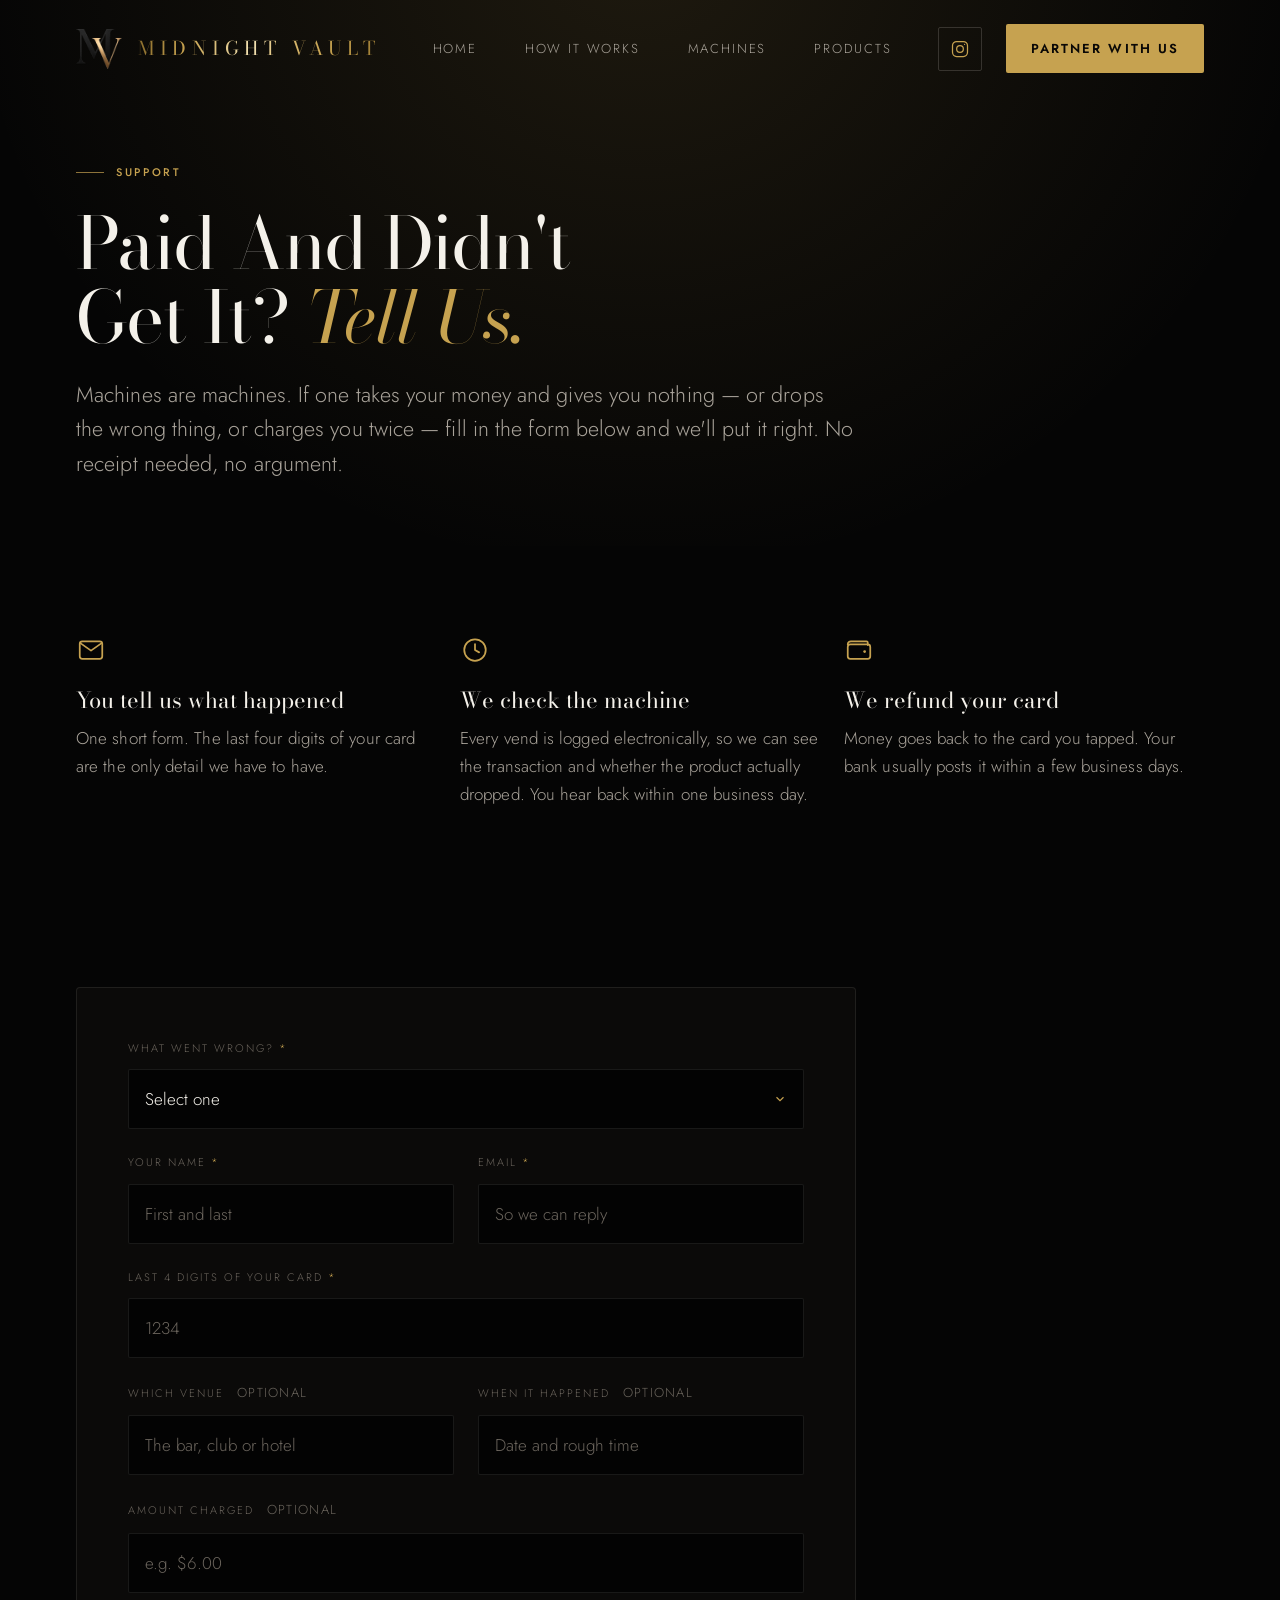
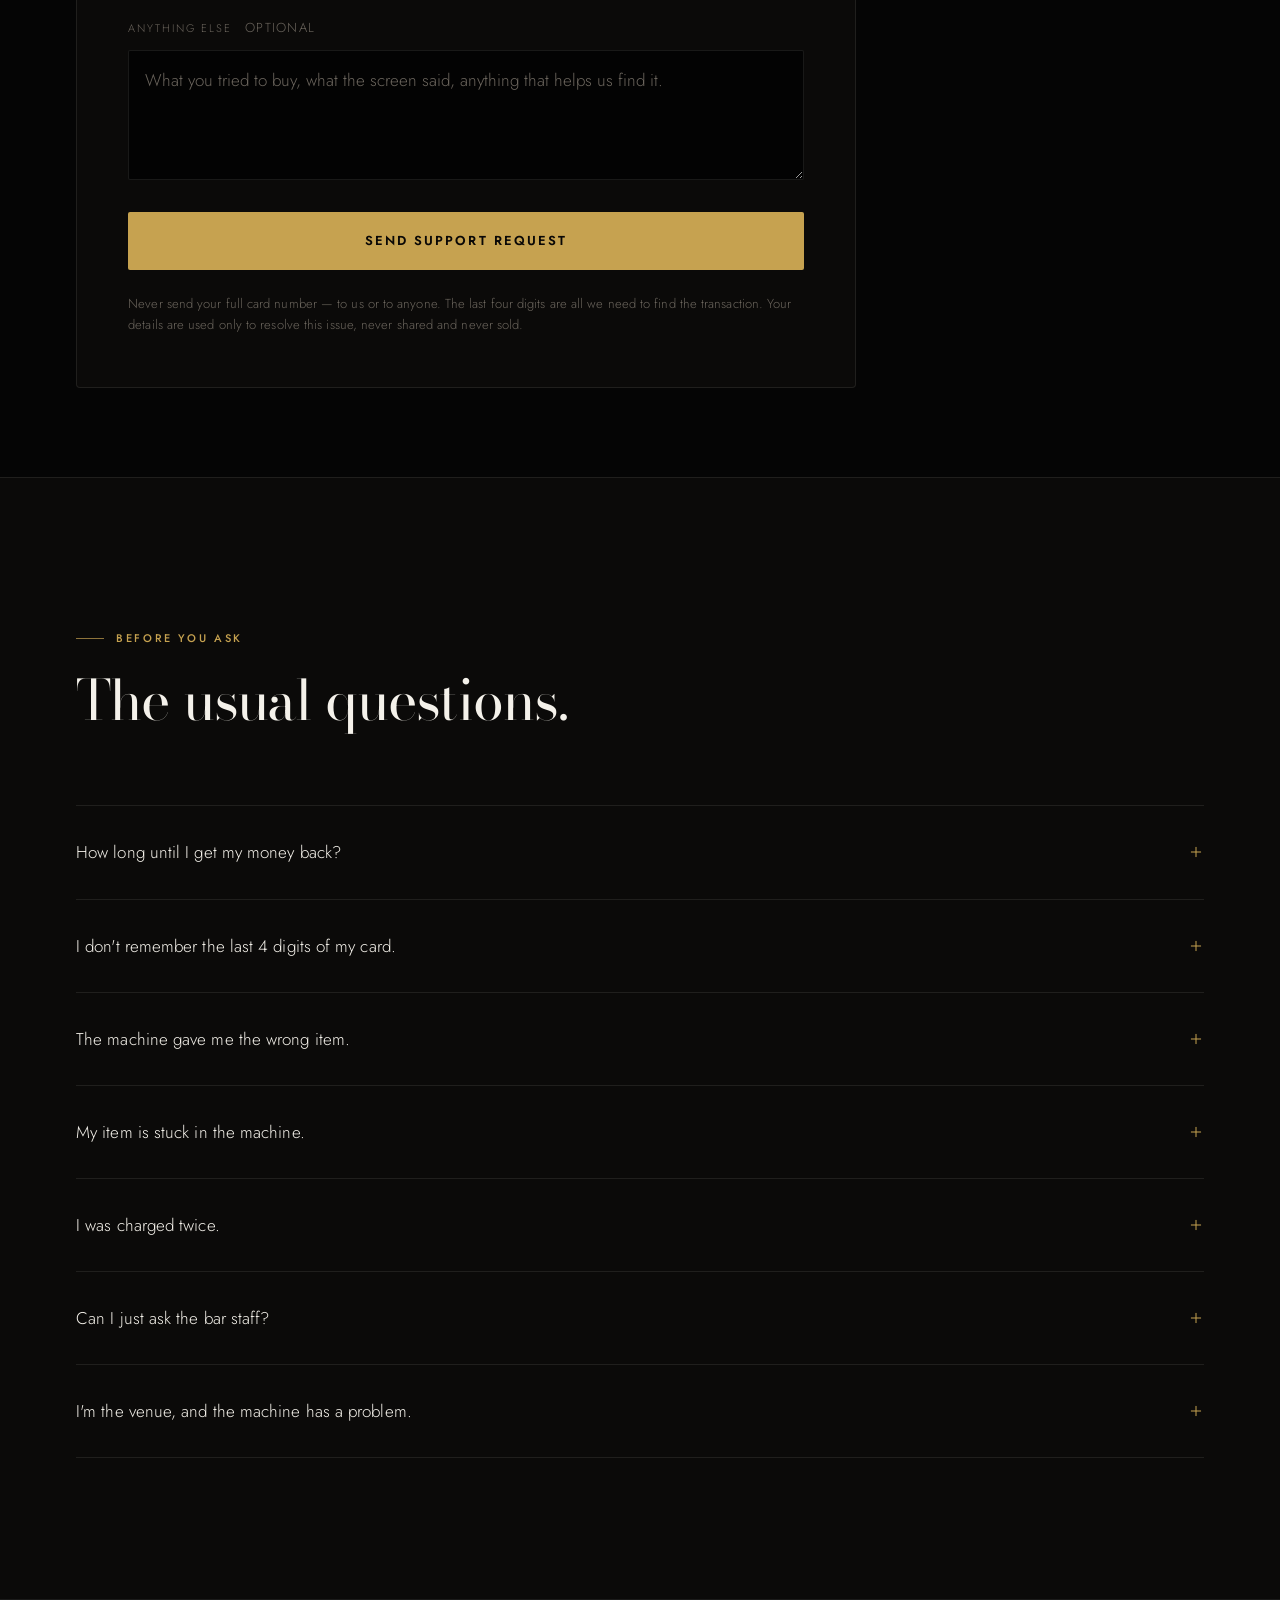
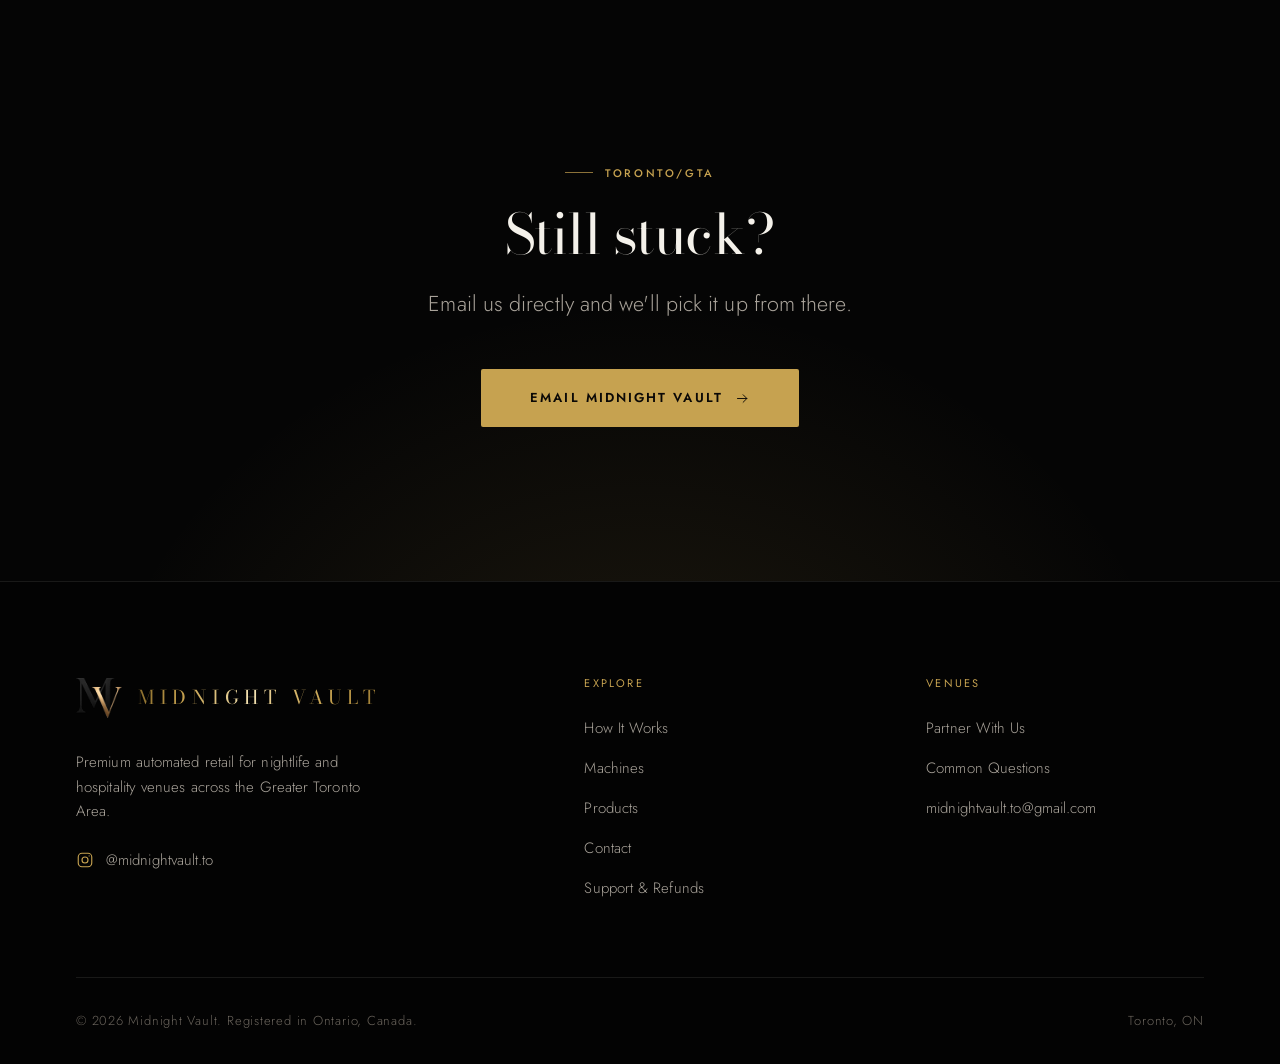
<file: support.html>
<!doctype html>
<html lang="en">
<head>
<meta charset="UTF-8">
<meta name="viewport" content="width=device-width, initial-scale=1">
<title>Support &amp; Refunds — Midnight Vault</title>
<meta name="description" content="Paid and the machine didn't dispense? Tell us what happened and we'll refund the card you tapped. Every report read personally, with a reply within one business day.">
<meta name="theme-color" content="#050505">
<link rel="icon" href="favicon.ico" sizes="16x16 32x32 48x48">
<link rel="icon" type="image/png" sizes="192x192" href="assets/img/icon-192.png">
<link rel="apple-touch-icon" href="assets/img/apple-touch-icon.png">
<link rel="manifest" href="manifest.webmanifest">
<meta property="og:site_name" content="Midnight Vault">
<meta property="og:title" content="Support &amp; Refunds — Midnight Vault">
<meta property="og:description" content="Paid and the machine didn't dispense? Tell us what happened and we'll refund the card you tapped.">
<meta property="og:type" content="website">
<meta property="og:url" content="https://midnightvault.ca/support.html">
<meta property="og:image" content="https://midnightvault.ca/assets/img/og-image.png">
<meta property="og:image:width" content="600">
<meta property="og:image:height" content="600">
<meta property="og:image:alt" content="Midnight Vault MV monogram">
<meta name="twitter:card" content="summary">
<link rel="preconnect" href="https://fonts.googleapis.com">
<link rel="preconnect" href="https://fonts.gstatic.com" crossorigin>
<link href="https://fonts.googleapis.com/css2?family=Bodoni+Moda:ital,opsz,wght@0,6..96,400;0,6..96,500;1,6..96,400&family=Jost:wght@300;400;500;600&display=swap" rel="stylesheet">
<link rel="stylesheet" href="assets/css/style.css">
<script>document.documentElement.className="js";</script>
</head>
<body>
<a class="skip-link" href="#main">Skip to main content</a>

<svg style="display:none" aria-hidden="true" focusable="false">
  <symbol id="i-arrow" viewBox="0 0 24 24" fill="none" stroke="currentColor" stroke-width="1.5" stroke-linecap="round" stroke-linejoin="round"><path d="M4 12h15"/><path d="M13 6l6 6-6 6"/></symbol>
  <symbol id="i-plus" viewBox="0 0 24 24" fill="none" stroke="currentColor" stroke-width="1.5" stroke-linecap="round"><path d="M12 5v14"/><path d="M5 12h14"/></symbol>
  <symbol id="i-mail" viewBox="0 0 24 24" fill="none" stroke="currentColor" stroke-width="1.4" stroke-linecap="round" stroke-linejoin="round"><rect x="3" y="5" width="18" height="14" rx="2"/><path d="M3.5 6.5l8.5 6 8.5-6"/></symbol>
  <symbol id="i-clock" viewBox="0 0 24 24" fill="none" stroke="currentColor" stroke-width="1.4" stroke-linecap="round" stroke-linejoin="round"><circle cx="12" cy="12" r="8.6"/><path d="M12 7.2V12l3.3 1.9"/></symbol>
  <symbol id="i-wallet" viewBox="0 0 24 24" fill="none" stroke="currentColor" stroke-width="1.4" stroke-linecap="round" stroke-linejoin="round"><path d="M3 7.5A2.5 2.5 0 015.5 5H18a1 1 0 011 1v2"/><rect x="3" y="7.5" width="18" height="11.5" rx="2"/><circle cx="16.5" cy="13.2" r="1.1" fill="currentColor" stroke="none"/></symbol>
</svg>

<header class="site-header">
  <div class="container nav">
    <a class="logo" href="index.html" aria-label="Midnight Vault home">
      <img class="logo-mark" src="assets/img/logo-mark.png" alt="" width="440" height="385">
      <span class="logo-type">
        <span class="logo-name">Midnight Vault</span>
      </span>
    </a>
    <nav class="nav-links" aria-label="Primary">
      <a href="index.html">Home</a>
      <a href="how-it-works.html">How It Works</a>
      <a href="machines.html">Machines</a>
      <a href="products.html">Products</a>
    </nav>
    <div class="nav-cta">
      <a class="nav-social" href="https://www.instagram.com/midnightvault.to/" target="_blank" rel="noopener" aria-label="Follow Midnight Vault on Instagram" title="@midnightvault.to"><svg viewBox="0 0 24 24" fill="none" stroke="currentColor" stroke-width="1.5" stroke-linecap="round" stroke-linejoin="round" aria-hidden="true"><rect x="3" y="3" width="18" height="18" rx="5"/><circle cx="12" cy="12" r="4"/><circle cx="17.5" cy="6.5" r="0.7" fill="currentColor" stroke="none"/></svg></a>
      <a class="btn btn-primary" href="contact.html">Partner With Us</a>
      <button class="nav-toggle" type="button" aria-expanded="false" aria-controls="mobile-menu" aria-label="Menu">
        <span></span><span></span><span></span>
      </button>
    </div>
  </div>
</header>

<div class="mobile-menu" id="mobile-menu">
  <a class="m-link" href="index.html">Home</a>
  <a class="m-link" href="how-it-works.html">How It Works</a>
  <a class="m-link" href="machines.html">Machines</a>
  <a class="m-link" href="products.html">Products</a>
  <a class="m-link" href="contact.html">Contact</a>
  <a class="m-social" href="https://www.instagram.com/midnightvault.to/" target="_blank" rel="noopener"><svg viewBox="0 0 24 24" fill="none" stroke="currentColor" stroke-width="1.5" stroke-linecap="round" stroke-linejoin="round" aria-hidden="true"><rect x="3" y="3" width="18" height="18" rx="5"/><circle cx="12" cy="12" r="4"/><circle cx="17.5" cy="6.5" r="0.7" fill="currentColor" stroke="none"/></svg><span>@midnightvault.to</span></a>
  <a class="btn btn-primary" href="contact.html">Partner With Us</a>
</div>

<main id="main">

  <!-- ================= PAGE HEAD ================= -->
  <section class="hero" style="padding-bottom: clamp(40px, 5vw, 64px);">
    <div class="container">
      <div class="narrow reveal">
        <span class="label">Support</span>
        <h1>Paid And Didn't<br>Get It? <span class="gold italic">Tell Us.</span></h1>
        <p class="lede">
          Machines are machines. If one takes your money and gives you nothing — or
          drops the wrong thing, or charges you twice — fill in the form below and
          we'll put it right. No receipt needed, no argument.
        </p>
      </div>
    </div>
  </section>

  <!-- ================= WHAT HAPPENS ================= -->
  <section class="section section--tight">
    <div class="container">
      <div class="grid grid-3">
        <div class="reveal">
          <svg class="card-icon" aria-hidden="true"><use href="#i-mail"/></svg>
          <h4>You tell us what happened</h4>
          <p>One short form. The last four digits of your card are the only detail we have to have.</p>
        </div>
        <div class="reveal" data-delay="1">
          <svg class="card-icon" aria-hidden="true"><use href="#i-clock"/></svg>
          <h4>We check the machine</h4>
          <p>Every vend is logged electronically, so we can see the transaction and whether the product actually dropped. You hear back within one business day.</p>
        </div>
        <div class="reveal" data-delay="2">
          <svg class="card-icon" aria-hidden="true"><use href="#i-wallet"/></svg>
          <h4>We refund your card</h4>
          <p>Money goes back to the card you tapped. Your bank usually posts it within a few business days.</p>
        </div>
      </div>
    </div>
  </section>

  <!-- ================= FORM ================= -->
  <section class="section section--tight">
    <div class="container">
      <div class="narrow">
        <div class="reveal">
          <div class="form-shell">
            <!--
              Submissions are emailed to midnightvault.to@gmail.com via FormSubmit,
              the same service the venue enquiry form uses.
            -->
            <form data-venue-form action="https://formsubmit.co/midnightvault.to@gmail.com" method="POST" novalidate>
              <input type="hidden" name="_subject" value="Support request — Midnight Vault">
              <input type="hidden" name="_captcha" value="false">
              <input type="hidden" name="_template" value="table">
              <input type="text" name="_honey" style="display:none" tabindex="-1" autocomplete="off" aria-hidden="true">

              <div class="field">
                <label for="issue">What went wrong? <span class="req">*</span></label>
                <select id="issue" name="Issue" required>
                  <option value="">Select one</option>
                  <option>Paid but nothing dispensed</option>
                  <option>Wrong item dispensed</option>
                  <option>Item was damaged or expired</option>
                  <option>Charged more than once</option>
                  <option>Item stuck in the machine</option>
                  <option>Machine fault or damage</option>
                  <option>Something else</option>
                </select>
                <span class="field-error"></span>
              </div>

              <div class="field-row">
                <div class="field">
                  <label for="name">Your name <span class="req">*</span></label>
                  <input type="text" id="name" name="Name" required autocomplete="name" placeholder="First and last">
                  <span class="field-error"></span>
                </div>
                <div class="field">
                  <label for="email">Email <span class="req">*</span></label>
                  <input type="email" id="email" name="Email" required autocomplete="email" placeholder="So we can reply">
                  <span class="field-error"></span>
                </div>
              </div>

              <div class="field">
                <label for="card">Last 4 digits of your card <span class="req">*</span></label>
                <input type="text" id="card" name="Card last 4" required inputmode="numeric" maxlength="4" pattern="[0-9]{4}" placeholder="1234" autocomplete="off">
                <span class="field-error"></span>
              </div>

              <div class="field-row">
                <div class="field">
                  <label for="venue">Which venue <span class="opt">optional</span></label>
                  <input type="text" id="venue" name="Venue" placeholder="The bar, club or hotel">
                  <span class="field-error"></span>
                </div>
                <div class="field">
                  <label for="when">When it happened <span class="opt">optional</span></label>
                  <input type="text" id="when" name="When" placeholder="Date and rough time">
                  <span class="field-error"></span>
                </div>
              </div>

              <div class="field">
                <label for="amount">Amount charged <span class="opt">optional</span></label>
                <input type="text" id="amount" name="Amount" inputmode="decimal" placeholder="e.g. $6.00">
                <span class="field-error"></span>
              </div>

              <div class="field">
                <label for="message">Anything else <span class="opt">optional</span></label>
                <textarea id="message" name="Message" placeholder="What you tried to buy, what the screen said, anything that helps us find it."></textarea>
                <span class="field-error"></span>
              </div>

              <button class="btn btn-primary" type="submit" style="width:100%;">
                Send Support Request
              </button>

              <p class="form-note">
                Never send your full card number — to us or to anyone. The last four
                digits are all we need to find the transaction. Your details are used
                only to resolve this issue, never shared and never sold.
              </p>
            </form>
          </div>
        </div>
      </div>
    </div>
  </section>

  <!-- ================= FAQ ================= -->
  <section class="section section--raised section--line" id="faq">
    <div class="container">
      <div class="section-head reveal">
        <span class="label">Before you ask</span>
        <h2>The usual questions.</h2>
      </div>

      <div class="faq reveal">
        <details>
          <summary>How long until I get my money back?<svg class="plus" aria-hidden="true"><use href="#i-plus"/></svg></summary>
          <p>We reply within one business day. Once the refund is issued it goes back to the card you tapped, and banks usually post it within a few business days — that last part is their timing, not ours.</p>
        </details>
        <details>
          <summary>I don't remember the last 4 digits of my card.<svg class="plus" aria-hidden="true"><use href="#i-plus"/></svg></summary>
          <p>They appear beside the charge in your banking app or card statement. If you genuinely can't find them, send the form anyway with the venue and roughly when it happened, and we'll work from the transaction log.</p>
        </details>
        <details>
          <summary>The machine gave me the wrong item.<svg class="plus" aria-hidden="true"><use href="#i-plus"/></svg></summary>
          <p>Tell us what you paid for and what you got. We'll refund the difference, refund the purchase, or get you the right product — whichever you'd prefer.</p>
        </details>
        <details>
          <summary>My item is stuck in the machine.<svg class="plus" aria-hidden="true"><use href="#i-plus"/></svg></summary>
          <p>Don't shake or tip the unit — it's wall-mounted and heavier than it looks. Report it here and we'll refund you. Venue staff can't open the machine, so there's no point asking them.</p>
        </details>
        <details>
          <summary>I was charged twice.<svg class="plus" aria-hidden="true"><use href="#i-plus"/></svg></summary>
          <p>Send the form and note it in the message. Duplicate charges are visible in the transaction log and we refund the extra charge in full.</p>
        </details>
        <details>
          <summary>Can I just ask the bar staff?<svg class="plus" aria-hidden="true"><use href="#i-plus"/></svg></summary>
          <p>They can't help with this one. The venue hosts the machine but Midnight Vault runs it — the payments, the stock and the refunds are all ours. This form reaches us directly.</p>
        </details>
        <details>
          <summary>I'm the venue, and the machine has a problem.<svg class="plus" aria-hidden="true"><use href="#i-plus"/></svg></summary>
          <p>Use this form too, or email us directly at <a href="mailto:midnightvault.to@gmail.com">midnightvault.to@gmail.com</a>. Faults, damage and anything blocking the floor get handled first.</p>
        </details>
      </div>
    </div>
  </section>

  <!-- ================= CTA ================= -->
  <section class="cta-band">
    <div class="container">
      <div class="reveal">
        <span class="label" style="justify-content:center;">Toronto/GTA</span>
        <h2>Still stuck?</h2>
        <p class="lede" style="max-width: 52ch; margin-inline: auto;">
          Email us directly and we'll pick it up from there.
        </p>
        <div class="btn-row" style="justify-content:center;">
          <a class="btn btn-primary" href="mailto:midnightvault.to@gmail.com">Email Midnight Vault <svg aria-hidden="true"><use href="#i-arrow"/></svg></a>
        </div>
      </div>
    </div>
  </section>

</main>

<footer class="site-footer">
  <div class="container">
    <div class="footer-grid">
      <div class="footer-brand">
        <a class="logo" href="index.html">
          <img class="logo-mark" src="assets/img/logo-mark.png" alt="" width="440" height="385">
          <span class="logo-type">
            <span class="logo-name">Midnight Vault</span>
          </span>
        </a>
        <p>Premium automated retail for nightlife and hospitality venues across the Greater Toronto Area.</p>
        <a class="footer-social" href="https://www.instagram.com/midnightvault.to/" target="_blank" rel="noopener" aria-label="Midnight Vault on Instagram"><svg viewBox="0 0 24 24" fill="none" stroke="currentColor" stroke-width="1.5" stroke-linecap="round" stroke-linejoin="round" aria-hidden="true"><rect x="3" y="3" width="18" height="18" rx="5"/><circle cx="12" cy="12" r="4"/><circle cx="17.5" cy="6.5" r="0.7" fill="currentColor" stroke="none"/></svg><span>@midnightvault.to</span></a>
      </div>
      <div class="footer-col">
        <h4>Explore</h4>
        <ul>
          <li><a href="how-it-works.html">How It Works</a></li>
          <li><a href="machines.html">Machines</a></li>
          <li><a href="products.html">Products</a></li>
          <li><a href="contact.html">Contact</a></li>
          <li><a href="support.html">Support &amp; Refunds</a></li>
        </ul>
      </div>
      <div class="footer-col">
        <h4>Venues</h4>
        <ul>
          <li><a href="contact.html">Partner With Us</a></li>
          <li><a href="how-it-works.html#faq">Common Questions</a></li>
          <li><a href="mailto:midnightvault.to@gmail.com">midnightvault.to@gmail.com</a></li>
        </ul>
      </div>
    </div>
    <div class="footer-bottom">
      <span>&copy; <span data-year>2026</span> Midnight Vault. Registered in Ontario, Canada.</span>
      <span>Toronto, ON</span>
    </div>
  </div>
</footer>

<script src="assets/js/main.js"></script>
</body>
</html>
</file>
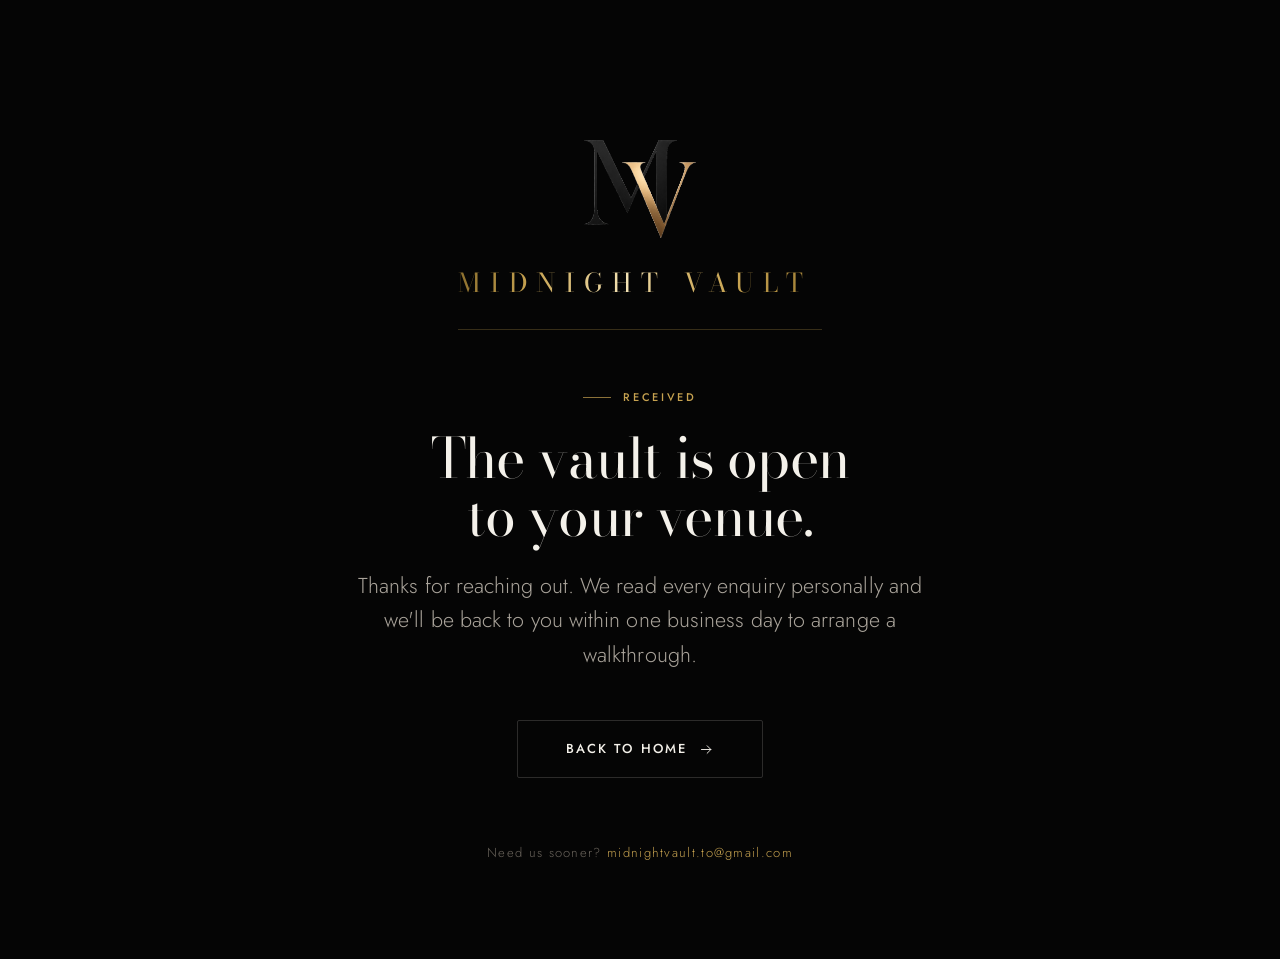
<file: thank-you.html>
<!doctype html>
<html lang="en">
<head>
<meta charset="UTF-8">
<meta name="viewport" content="width=device-width, initial-scale=1">
<title>Thank You — Midnight Vault</title>
<meta name="description" content="Your enquiry has reached Midnight Vault. We'll be in touch within one business day.">
<meta name="robots" content="noindex">
<meta name="theme-color" content="#050505">
<link rel="icon" href="favicon.ico" sizes="16x16 32x32 48x48">
<link rel="icon" type="image/png" sizes="192x192" href="assets/img/icon-192.png">
<link rel="apple-touch-icon" href="assets/img/apple-touch-icon.png">
<link rel="manifest" href="manifest.webmanifest">
<link rel="preconnect" href="https://fonts.googleapis.com">
<link rel="preconnect" href="https://fonts.gstatic.com" crossorigin>
<link href="https://fonts.googleapis.com/css2?family=Bodoni+Moda:ital,opsz,wght@0,6..96,400;0,6..96,500;1,6..96,400&family=Jost:wght@300;400;500;600&display=swap" rel="stylesheet">
<link rel="stylesheet" href="assets/css/style.css">
<script>document.documentElement.className="js";</script>
</head>
<body>

<svg style="display:none" aria-hidden="true" focusable="false">
  <symbol id="i-arrow" viewBox="0 0 24 24" fill="none" stroke="currentColor" stroke-width="1.5" stroke-linecap="round" stroke-linejoin="round"><path d="M4 12h15"/><path d="M13 6l6 6-6 6"/></symbol>
</svg>

<main class="centered-page">
  <div class="container narrow">
    <div class="brand-stack"><img class="brand-mark" src="assets/img/logo-mark.png" alt="" width="440" height="385"><span class="brand-name">Midnight Vault</span></div>
    <span class="label" style="justify-content:center;">Received</span>
    <h1 style="font-size: var(--fs-h2);">The vault is open<br>to your venue.</h1>
    <p class="lede" style="margin-inline: auto; max-width: 46ch;">
      Thanks for reaching out. We read every enquiry personally and we'll be back
      to you within one business day to arrange a walkthrough.
    </p>
    <div class="btn-row" style="justify-content:center;">
      <a class="btn btn-ghost" href="index.html">Back to Home <svg aria-hidden="true"><use href="#i-arrow"/></svg></a>
    </div>
    <p style="font-size: var(--fs-xs); color: var(--text-3); margin-top: var(--s8); letter-spacing: 0.1em;">
      Need us sooner? <a href="mailto:midnightvault.to@gmail.com" style="color: var(--gold);">midnightvault.to@gmail.com</a>
    </p>
  </div>
</main>

<script src="assets/js/main.js"></script>
</body>
</html>
</file>
<file: assets/css/style.css>
/* ==========================================================================
   MIDNIGHT VAULT — Design System
   Black base. Off-white type. Gold used strategically, never as wallpaper.
   ========================================================================== */

/* --- Reset ---------------------------------------------------------------- */
*, *::before, *::after { box-sizing: border-box; }
* { margin: 0; }
html { -webkit-text-size-adjust: 100%; }
body { -webkit-font-smoothing: antialiased; -moz-osx-font-smoothing: grayscale; }
img, svg, video { display: block; max-width: 100%; }
button, input, select, textarea { font: inherit; color: inherit; }
a { color: inherit; text-decoration: none; }
ul, ol { list-style: none; padding: 0; }

/* --- Tokens --------------------------------------------------------------- */
:root {
  /* Base — near-black, warm-shifted so gold sits naturally on it */
  --bg:            #050505;
  --bg-raised:     #0b0a09;
  --bg-raised-2:   #121110;
  --bg-inset:      #030303;

  /* Text — off-white ramp. This is what carries the page. */
  --text:          #F4F1EA;
  --text-2:        #A9A39A;
  --text-3:        #6B655D;

  /* Gold — accents only: buttons, icons, rules, hovers, key words */
  --gold:          #C6A250;
  --gold-bright:   #E8CE8E;
  --gold-deep:     #8A6D2C;
  --gold-veil:     rgba(198, 162, 80, 0.10);
  --gold-line:     rgba(198, 162, 80, 0.26);

  /* Structure */
  --line:          rgba(244, 241, 234, 0.09);
  --line-strong:   rgba(244, 241, 234, 0.16);
  --on-gold:       #0A0806;

  /* Type */
  --font-display: "Bodoni Moda", Didot, Georgia, serif;
  --font-body: Jost, -apple-system, BlinkMacSystemFont, "Segoe UI", sans-serif;

  --fs-hero:  clamp(3rem, 7.2vw + 0.5rem, 7.5rem);
  --fs-h1:    clamp(2.5rem, 5vw + 0.5rem, 5rem);
  --fs-h2:    clamp(2rem, 3.4vw + 0.75rem, 3.75rem);
  --fs-h3:    clamp(1.5rem, 1.4vw + 1rem, 2.125rem);
  --fs-h4:    1.375rem;
  --fs-lede:  clamp(1.0625rem, 0.5vw + 0.95rem, 1.375rem);
  --fs-body:  1.0625rem;
  --fs-sm:    0.9375rem;
  --fs-xs:    0.8125rem;
  --fs-label: 0.6875rem;

  /* Space — 8pt rhythm */
  --s1: 4px;  --s2: 8px;  --s3: 12px; --s4: 16px;
  --s5: 24px; --s6: 32px; --s7: 48px; --s8: 64px;
  --s9: 96px; --s10: 128px; --s11: 176px;

  --section-y: clamp(80px, 11vw, 176px);
  --container: 1240px;
  --container-narrow: 780px;

  --radius:    2px;
  --radius-lg: 4px;

  --ease: cubic-bezier(0.22, 0.61, 0.36, 1);
  --ease-out: cubic-bezier(0.16, 1, 0.3, 1);
  --dur: 340ms;
}

/* --- Base ----------------------------------------------------------------- */
html { scroll-behavior: smooth; }

body {
  background: var(--bg);
  color: var(--text);
  font-family: var(--font-body);
  font-size: var(--fs-body);
  font-weight: 300;
  line-height: 1.65;
  letter-spacing: 0.005em;
  overflow-x: hidden;
}

h1, h2, h3, h4 {
  font-family: var(--font-display);
  font-weight: 400;
  line-height: 1.03;
  letter-spacing: -0.015em;
  color: var(--text);
}

h1 { font-size: var(--fs-h1); }
h2 { font-size: var(--fs-h2); }
h3 { font-size: var(--fs-h3); letter-spacing: -0.01em; }
h4 { font-size: var(--fs-h4); letter-spacing: 0; }

p { color: var(--text-2); }
strong, b { font-weight: 500; color: var(--text); }

/* The single most important accent utility. Use sparingly. */
.gold { color: var(--gold); }
.italic { font-style: italic; }

::selection { background: var(--gold); color: var(--on-gold); }

:focus-visible {
  outline: 2px solid var(--gold);
  outline-offset: 3px;
}

.skip-link {
  position: absolute; left: -9999px; top: var(--s4);
  background: var(--gold); color: var(--on-gold);
  padding: var(--s3) var(--s5); z-index: 200; border-radius: var(--radius);
}
.skip-link:focus { left: var(--s4); }

/* --- Layout --------------------------------------------------------------- */
.container {
  width: 100%;
  max-width: var(--container);
  margin-inline: auto;
  padding-inline: clamp(20px, 5vw, 56px);
}
.narrow { max-width: var(--container-narrow); }

.section { padding-block: var(--section-y); position: relative; }
.section--tight { padding-block: clamp(56px, 7vw, 104px); }
.section--raised { background: var(--bg-raised); }
.section--line { border-top: 1px solid var(--line); }

.section-head { max-width: 720px; margin-bottom: clamp(48px, 6vw, 88px); }
.section-head--center { margin-inline: auto; text-align: center; }

/* Eyebrow label — one of the few places gold is allowed to speak */
.label {
  display: inline-flex; align-items: center; gap: var(--s3);
  font-size: var(--fs-label);
  font-weight: 500;
  letter-spacing: 0.24em;
  text-transform: uppercase;
  color: var(--gold);
  margin-bottom: var(--s5);
}
.label::before {
  content: ""; width: 28px; height: 1px;
  background: var(--gold); opacity: 0.7;
}
.section-head--center .label::after {
  content: ""; width: 28px; height: 1px;
  background: var(--gold); opacity: 0.7;
}

.lede {
  font-size: var(--fs-lede);
  line-height: 1.6;
  color: var(--text-2);
  font-weight: 300;
  margin-top: var(--s5);
}

.rule {
  height: 1px; border: 0;
  background: linear-gradient(90deg, var(--gold-line), transparent);
  margin-block: var(--s7);
}

/* --- Buttons -------------------------------------------------------------- */
.btn {
  display: inline-flex; align-items: center; justify-content: center;
  gap: var(--s3);
  padding: 17px var(--s7);
  font-size: var(--fs-xs);
  font-weight: 500;
  letter-spacing: 0.16em;
  text-transform: uppercase;
  border-radius: var(--radius);
  border: 1px solid transparent;
  cursor: pointer;
  transition: background var(--dur) var(--ease), color var(--dur) var(--ease),
              border-color var(--dur) var(--ease), transform var(--dur) var(--ease),
              box-shadow var(--dur) var(--ease);
  white-space: nowrap;
}
.btn svg { width: 15px; height: 15px; transition: transform var(--dur) var(--ease); }

.btn-primary {
  background: var(--gold);
  color: var(--on-gold);
  font-weight: 600;
}
.btn-primary:hover {
  background: var(--gold-bright);
  transform: translateY(-2px);
  box-shadow: 0 12px 34px -14px rgba(198, 162, 80, 0.6);
}
.btn-primary:hover svg { transform: translateX(4px); }

.btn-ghost {
  border-color: var(--line-strong);
  color: var(--text);
  background: transparent;
}
.btn-ghost:hover {
  border-color: var(--gold);
  color: var(--gold);
}
.btn-ghost:hover svg { transform: translateX(4px); }

.btn-row { display: flex; flex-wrap: wrap; gap: var(--s4); margin-top: var(--s7); }
.section-head--center .btn-row { justify-content: center; }

/* Text link with gold underline reveal */
.link {
  color: var(--gold);
  font-size: var(--fs-sm);
  letter-spacing: 0.1em;
  text-transform: uppercase;
  display: inline-flex; align-items: center; gap: var(--s2);
  position: relative;
  padding-bottom: 2px;
}
.link::after {
  content: ""; position: absolute; left: 0; bottom: 0;
  width: 100%; height: 1px; background: var(--gold);
  transform: scaleX(0); transform-origin: right;
  transition: transform var(--dur) var(--ease);
}
.link:hover::after { transform: scaleX(1); transform-origin: left; }
.link svg { width: 14px; height: 14px; transition: transform var(--dur) var(--ease); }
.link:hover svg { transform: translateX(3px); }

/* --- Header --------------------------------------------------------------- */
.site-header {
  position: fixed; inset: 0 0 auto 0; z-index: 100;
  padding-block: var(--s5);
  transition: background var(--dur) var(--ease), padding var(--dur) var(--ease),
              border-color var(--dur) var(--ease);
  border-bottom: 1px solid transparent;
}
.site-header.is-stuck {
  background: rgba(5, 5, 5, 0.86);
  backdrop-filter: blur(14px) saturate(140%);
  -webkit-backdrop-filter: blur(14px) saturate(140%);
  border-bottom-color: var(--line);
  padding-block: var(--s4);
}

.nav { display: flex; align-items: center; justify-content: space-between; gap: var(--s6); }

.logo { display: inline-flex; align-items: center; gap: var(--s4); }

/* MV monogram artwork */
.logo-mark { width: 46px; height: auto; flex: none; }

/* Large stacked lockup (thank-you page) */
.brand-stack {
  display: flex; flex-direction: column; align-items: center;
  gap: var(--s5);
  margin-bottom: var(--s7);
}
.brand-mark { width: 112px; height: auto; }
.brand-name {
  font-family: var(--font-display);
  font-size: 1.625rem;
  letter-spacing: 0.36em;
  text-transform: uppercase;
  color: var(--gold);
  padding-right: 0.36em;
  padding-bottom: var(--s5);
  border-bottom: 1px solid var(--gold-line);
}
.logo-type { display: flex; flex-direction: column; line-height: 1; }
.logo-name {
  font-family: var(--font-display);
  font-size: 1.1875rem;
  font-weight: 400;
  letter-spacing: 0.3em;
  text-transform: uppercase;
  white-space: nowrap;
  color: var(--gold);
  /* trailing letter-space would otherwise push the wordmark off-centre */
  padding-right: 0.3em;
}
/* Brushed-gold fill echoing the metallic V in the monogram */
@supports (-webkit-background-clip: text) or (background-clip: text) {
  .logo-name, .brand-name {
    background: linear-gradient(100deg,
      #8A6D2C 0%, #C6A250 20%, #F4E3B4 46%, #D9BA72 58%, #C6A250 76%, #96762F 100%);
    -webkit-background-clip: text;
    background-clip: text;
    -webkit-text-fill-color: transparent;
    color: transparent;
  }
}
.logo-sub {
  font-size: 0.5625rem;
  letter-spacing: 0.26em;
  text-transform: uppercase;
  color: var(--text-3);
  margin-top: 5px;
  white-space: nowrap;
}

.nav-links { display: flex; align-items: center; gap: var(--s7); }
.nav-links a {
  font-size: var(--fs-xs);
  letter-spacing: 0.14em;
  text-transform: uppercase;
  color: var(--text-2);
  position: relative;
  padding-block: var(--s2);
  white-space: nowrap;
  transition: color var(--dur) var(--ease);
}
.nav-links a::after {
  content: ""; position: absolute; left: 0; bottom: 0;
  width: 100%; height: 1px; background: var(--gold);
  transform: scaleX(0); transform-origin: right;
  transition: transform var(--dur) var(--ease);
}
.nav-links a:hover { color: var(--text); }
.nav-links a:hover::after { transform: scaleX(1); transform-origin: left; }
.nav-links a[aria-current="page"] { color: var(--gold); }
.nav-links a[aria-current="page"]::after { transform: scaleX(1); }

.nav-cta { display: flex; align-items: center; gap: var(--s5); }
.nav-cta .btn { padding: 13px var(--s5); }

.nav-toggle {
  display: none;
  width: 44px; height: 44px;
  background: none; border: 1px solid var(--line-strong);
  border-radius: var(--radius);
  cursor: pointer;
  position: relative;
}
.nav-toggle span {
  position: absolute; left: 13px; width: 18px; height: 1px;
  background: var(--text);
  transition: transform var(--dur) var(--ease), opacity var(--dur) var(--ease);
}
.nav-toggle span:nth-child(1) { top: 17px; }
.nav-toggle span:nth-child(2) { top: 22px; }
.nav-toggle span:nth-child(3) { top: 27px; }
.nav-toggle[aria-expanded="true"] span:nth-child(1) { transform: translateY(5px) rotate(45deg); }
.nav-toggle[aria-expanded="true"] span:nth-child(2) { opacity: 0; }
.nav-toggle[aria-expanded="true"] span:nth-child(3) { transform: translateY(-5px) rotate(-45deg); }

.mobile-menu {
  position: fixed; inset: 0; z-index: 99;
  background: var(--bg);
  padding: 120px clamp(20px, 6vw, 48px) var(--s8);
  display: flex; flex-direction: column;
  opacity: 0; visibility: hidden;
  transition: opacity var(--dur) var(--ease), visibility var(--dur) var(--ease);
  overflow-y: auto;
}
.mobile-menu.is-open { opacity: 1; visibility: visible; }
.mobile-menu a.m-link {
  font-family: var(--font-display);
  font-size: clamp(1.75rem, 7vw, 2.5rem);
  color: var(--text);
  padding-block: var(--s4);
  border-bottom: 1px solid var(--line);
  transition: color var(--dur) var(--ease), padding-left var(--dur) var(--ease);
}
.mobile-menu a.m-link:hover { color: var(--gold); padding-left: var(--s3); }
.mobile-menu .btn { margin-top: var(--s8); }

/* --- Hero ----------------------------------------------------------------- */
.hero {
  position: relative;
  padding-top: clamp(140px, 17vh, 200px);
  padding-bottom: var(--section-y);
  overflow: hidden;
}
.hero::before {
  content: "";
  position: absolute; top: -10%; left: 50%; transform: translateX(-50%);
  width: 120vw; height: 80vh;
  background: radial-gradient(ellipse at 50% 0%, rgba(198,162,80,0.13), transparent 62%);
  pointer-events: none;
}
.hero .container { position: relative; z-index: 1; }

.hero-grid {
  display: grid;
  grid-template-columns: 1.05fr 0.95fr;
  gap: clamp(40px, 6vw, 88px);
  align-items: center;
}

.hero-title {
  font-size: var(--fs-hero);
  /* Title case — tighter than caps wanted, since lowercase letters close the gaps */
  line-height: 0.94;
  letter-spacing: -0.02em;
}
.hero-title .italic { font-style: italic; color: var(--gold); }

.hero-sub {
  font-size: var(--fs-lede);
  color: var(--text-2);
  max-width: 48ch;
  margin-top: var(--s6);
  font-weight: 300;
}

/* --- Machine imagery ------------------------------------------------------ */
.machine-frame {
  position: relative;
  border-radius: var(--radius-lg);
  overflow: hidden;
  border: 1px solid var(--line);
}
.machine-frame img { width: 100%; height: auto; }
.machine-frame::after {
  content: "";
  position: absolute; inset: 0;
  background: linear-gradient(to top, rgba(5,5,5,0.5), transparent 42%);
  pointer-events: none;
}
.machine-caption {
  font-size: var(--fs-xs);
  letter-spacing: 0.12em;
  text-transform: uppercase;
  color: var(--text-3);
  margin-top: var(--s4);
  display: flex; align-items: center; gap: var(--s3);
}
.machine-caption::before {
  content: ""; width: 18px; height: 1px; background: var(--gold-line); flex: none;
}


/* --- Stats ---------------------------------------------------------------- */
.stat-row {
  display: grid;
  grid-template-columns: repeat(4, minmax(0, 1fr));
  gap: 1px;
  background: var(--line);
  border: 1px solid var(--line);
  border-radius: var(--radius-lg);
  overflow: hidden;
}
.stat { background: var(--bg); padding: var(--s7) var(--s6); text-align: center; }
.stat-num {
  font-family: var(--font-display);
  font-size: clamp(2.25rem, 3.5vw, 3.25rem);
  line-height: 1;
  color: var(--gold);
}
.stat-label {
  font-size: var(--fs-xs);
  letter-spacing: 0.16em;
  text-transform: uppercase;
  color: var(--text-3);
  margin-top: var(--s3);
}

/* --- Grids & cards -------------------------------------------------------- */
.grid { display: grid; gap: var(--s5); }
.grid-2 { grid-template-columns: repeat(auto-fit, minmax(320px, 1fr)); }
.grid-3 { grid-template-columns: repeat(auto-fit, minmax(290px, 1fr)); }
.grid-4 { grid-template-columns: repeat(auto-fit, minmax(220px, 1fr)); }

.card {
  background: var(--bg-raised);
  border: 1px solid var(--line);
  border-radius: var(--radius-lg);
  padding: var(--s7);
  position: relative;
  transition: border-color var(--dur) var(--ease), transform var(--dur) var(--ease),
              background var(--dur) var(--ease);
}
.card:hover {
  border-color: var(--gold-line);
  background: var(--bg-raised-2);
  transform: translateY(-3px);
}
.card-icon {
  width: 30px; height: 30px;
  color: var(--gold);
  margin-bottom: var(--s5);
}
.card h3, .card h4 { margin-bottom: var(--s3); }
.card p { font-size: var(--fs-sm); }

.card-num {
  font-family: var(--font-display);
  font-size: 0.875rem;
  letter-spacing: 0.2em;
  color: var(--gold);
  display: block;
  margin-bottom: var(--s5);
}


/* --- Split sections ------------------------------------------------------- */
.split {
  display: grid;
  grid-template-columns: 1fr 1fr;
  gap: clamp(40px, 6vw, 96px);
  align-items: center;
}
.split--reverse .split-media { order: -1; }

/* --- Steps ---------------------------------------------------------------- */
.steps { display: grid; gap: var(--s6); }
.step {
  display: grid;
  grid-template-columns: 64px 1fr;
  gap: var(--s5);
  padding-bottom: var(--s6);
  border-bottom: 1px solid var(--line);
}
.step:last-child { border-bottom: 0; padding-bottom: 0; }
.step-num {
  font-family: var(--font-display);
  font-size: 2rem;
  line-height: 1;
  color: var(--gold);
  opacity: 0.85;
}
.step h3 { margin-bottom: var(--s2); }
.step p { font-size: var(--fs-sm); }

/* --- Products ------------------------------------------------------------- */
.cat { margin-bottom: clamp(56px, 7vw, 96px); }
.cat:last-child { margin-bottom: 0; }
.cat-head {
  display: flex; align-items: baseline; justify-content: space-between;
  gap: var(--s5);
  padding-bottom: var(--s5);
  border-bottom: 1px solid var(--gold-line);
  margin-bottom: var(--s7);
}
.cat-count {
  font-size: var(--fs-xs);
  letter-spacing: 0.18em;
  text-transform: uppercase;
  color: var(--text-3);
  white-space: nowrap;
}

.product {
  background: var(--bg-raised);
  border: 1px solid var(--line);
  border-radius: var(--radius-lg);
  padding: var(--s6);
  display: flex; flex-direction: column; gap: var(--s3);
  transition: border-color var(--dur) var(--ease), transform var(--dur) var(--ease);
}
.product:hover { border-color: var(--gold-line); transform: translateY(-3px); }
.product-icon { width: 26px; height: 26px; color: var(--gold); margin-bottom: var(--s3); }
.product-name { font-size: var(--fs-body); letter-spacing: 0.02em; color: var(--text); }
.product-desc { font-size: var(--fs-sm); color: var(--text-3); flex: 1; }

/* --- Ledger (we handle / venue provides) ---------------------------------- */
/* Side-by-side comparison. The imbalance between the columns is the argument. */
.ledger {
  display: grid;
  grid-template-columns: 1fr 1fr;
  gap: 0;
  align-items: stretch;
  border: 1px solid var(--line);
  border-radius: var(--radius-lg);
  overflow: hidden;
}
.ledger-col {
  display: flex;
  flex-direction: column;
  padding: clamp(28px, 3.4vw, 48px);
}
.ledger-col--ours {
  background: var(--bg-raised-2);
  border-right: 1px solid var(--gold-line);
}
.ledger-col--yours { background: var(--bg); }

.ledger-head {
  display: flex;
  align-items: baseline;
  padding-bottom: var(--s5);
  margin-bottom: var(--s5);
  border-bottom: 1px solid var(--line);
}
.ledger-who {
  font-size: var(--fs-label);
  letter-spacing: 0.22em;
  text-transform: uppercase;
  color: var(--text-3);
}
.ledger-col--ours .ledger-who { color: var(--gold); }

.ledger-list li {
  display: flex; align-items: flex-start; gap: var(--s3);
  padding-block: var(--s3);
  font-size: var(--fs-sm);
  color: var(--text-2);
}
.ledger-list svg { width: 16px; height: 16px; color: var(--gold); flex: none; margin-top: 4px; }
.ledger-col--ours .ledger-list li { color: var(--text); }
.ledger-col--yours .ledger-list svg { color: var(--text-3); }

/* Pushed to the bottom so the empty space above it does the talking */
.ledger-note {
  font-size: var(--fs-sm);
  margin-top: auto;
  padding-top: var(--s7);
}

@media (max-width: 760px) {
  .ledger { grid-template-columns: 1fr; }
  .ledger-col--ours { border-right: 0; border-bottom: 1px solid var(--gold-line); }
  .ledger-note { margin-top: var(--s6); }
}

/* --- CTA band ------------------------------------------------------------- */
.cta-band {
  position: relative;
  text-align: center;
  padding-block: clamp(88px, 12vw, 168px);
  border-top: 1px solid var(--line);
  overflow: hidden;
}
.cta-band::before {
  content: "";
  position: absolute; bottom: -40%; left: 50%; transform: translateX(-50%);
  width: 100vw; height: 100%;
  background: radial-gradient(ellipse at 50% 100%, rgba(198,162,80,0.14), transparent 62%);
  pointer-events: none;
}
.cta-band .container { position: relative; z-index: 1; }
.cta-band h2 { max-width: 16ch; margin-inline: auto; }

/* --- Forms ---------------------------------------------------------------- */
.form-shell {
  background: var(--bg-raised);
  border: 1px solid var(--line);
  border-radius: var(--radius-lg);
  padding: clamp(28px, 4vw, 56px);
}
.field { margin-bottom: var(--s5); }
.field-row { display: grid; grid-template-columns: 1fr 1fr; gap: var(--s5); }
.field label {
  display: block;
  font-size: var(--fs-label);
  letter-spacing: 0.18em;
  text-transform: uppercase;
  color: var(--text-3);
  margin-bottom: var(--s3);
}
.field .req { color: var(--gold); }
.field input, .field select, .field textarea {
  width: 100%;
  background: var(--bg-inset);
  border: 1px solid var(--line);
  border-radius: var(--radius);
  padding: 15px var(--s4);
  color: var(--text);
  font-size: var(--fs-body);
  font-weight: 300;
  transition: border-color var(--dur) var(--ease), background var(--dur) var(--ease);
}
.field textarea { resize: vertical; min-height: 130px; }
.field input::placeholder, .field textarea::placeholder { color: var(--text-3); }
.field input:focus, .field select:focus, .field textarea:focus {
  outline: none;
  border-color: var(--gold);
  background: var(--bg);
}
.field select {
  appearance: none;
  -webkit-appearance: none;
  background-image: url("data:image/svg+xml;charset=utf-8,%3Csvg xmlns='http://www.w3.org/2000/svg' width='14' height='14' viewBox='0 0 24 24' fill='none' stroke='%23C6A250' stroke-width='2'%3E%3Cpath d='M6 9l6 6 6-6'/%3E%3C/svg%3E");
  background-repeat: no-repeat;
  background-position: right var(--s4) center;
  padding-right: var(--s7);
}
.field select option { background: var(--bg-raised-2); color: var(--text); }
.field-error {
  display: none;
  font-size: var(--fs-xs);
  color: var(--gold-bright);
  margin-top: var(--s2);
  letter-spacing: 0.04em;
}
.field.has-error input, .field.has-error select, .field.has-error textarea {
  border-color: var(--gold-bright);
}
.field.has-error .field-error { display: block; }
.form-note {
  font-size: var(--fs-xs);
  color: var(--text-3);
  margin-top: var(--s5);
  line-height: 1.6;
}

.detail { padding-block: var(--s5); border-bottom: 1px solid var(--line); }
.detail:last-child { border-bottom: 0; }
.detail-label {
  font-size: var(--fs-label);
  letter-spacing: 0.2em;
  text-transform: uppercase;
  color: var(--text-3);
  margin-bottom: var(--s2);
}
.detail-value { font-size: var(--fs-body); color: var(--text); }
a.detail-value { transition: color var(--dur) var(--ease); }
a.detail-value:hover { color: var(--gold); }

/* --- FAQ ------------------------------------------------------------------ */
.faq { border-top: 1px solid var(--line); }
.faq details { border-bottom: 1px solid var(--line); }
.faq summary {
  display: flex; align-items: center; justify-content: space-between; gap: var(--s5);
  padding-block: var(--s6);
  cursor: pointer;
  list-style: none;
  font-size: clamp(1.0625rem, 1.2vw, 1.25rem);
  color: var(--text);
  font-weight: 300;
  transition: color var(--dur) var(--ease);
}
.faq summary::-webkit-details-marker { display: none; }
.faq summary:hover { color: var(--gold); }
.faq summary .plus {
  width: 16px; height: 16px; flex: none; color: var(--gold);
  transition: transform var(--dur) var(--ease);
}
.faq details[open] summary .plus { transform: rotate(45deg); }
.faq details p { padding-bottom: var(--s6); max-width: 68ch; font-size: var(--fs-sm); }

/* --- Thank you page ------------------------------------------------------- */
.centered-page {
  min-height: 100vh;
  display: grid;
  place-items: center;
  text-align: center;
  padding: 140px clamp(20px, 5vw, 56px) var(--s9);
}
.centered-page .mark { width: 56px; height: 56px; color: var(--gold); margin: 0 auto var(--s7); }

/* --- Footer --------------------------------------------------------------- */
.site-footer {
  border-top: 1px solid var(--line);
  padding-top: var(--s9);
  padding-bottom: var(--s6);
  background: var(--bg-inset);
}
.footer-grid {
  display: grid;
  grid-template-columns: 1.6fr repeat(2, 1fr);
  gap: var(--s8);
  padding-bottom: var(--s8);
}
.footer-brand p {
  font-size: var(--fs-sm);
  max-width: 34ch;
  margin-top: var(--s5);
}
.footer-col h4 {
  font-family: var(--font-body);
  font-size: var(--fs-label);
  letter-spacing: 0.2em;
  text-transform: uppercase;
  color: var(--gold);
  margin-bottom: var(--s5);
}
.footer-col li { margin-bottom: var(--s3); }
.footer-col a {
  font-size: var(--fs-sm);
  color: var(--text-2);
  transition: color var(--dur) var(--ease);
}
.footer-col a:hover { color: var(--gold); }
.footer-bottom {
  display: flex; flex-wrap: wrap; align-items: center; justify-content: space-between;
  gap: var(--s4);
  padding-top: var(--s6);
  border-top: 1px solid var(--line);
  font-size: var(--fs-xs);
  color: var(--text-3);
  letter-spacing: 0.06em;
}

/* --- Scroll reveal --------------------------------------------------------
   Hidden only when JS is present (html.js is set by an inline head script),
   so the page is never invisible if scripting fails or is disabled.
   -------------------------------------------------------------------------- */
.js .reveal {
  opacity: 0;
  transform: translateY(26px);
  transition: opacity 900ms var(--ease-out), transform 900ms var(--ease-out);
}
.js .reveal.is-visible { opacity: 1; transform: none; }
.reveal[data-delay="1"] { transition-delay: 90ms; }
.reveal[data-delay="2"] { transition-delay: 180ms; }
.reveal[data-delay="3"] { transition-delay: 270ms; }
.reveal[data-delay="4"] { transition-delay: 360ms; }

/* --- Responsive ----------------------------------------------------------- */
@media (max-width: 1000px) {
  .hero-grid { grid-template-columns: 1fr; }
  .hero-media { max-width: 440px; }
  .split { grid-template-columns: 1fr; }
  /* .ledger deliberately stays side by side further down — see its own 760px rule.
     The two columns only make their point when read against each other. */
  .split--reverse .split-media { order: 0; }
  .footer-grid { grid-template-columns: 1fr 1fr; gap: var(--s7); }
  .footer-brand { grid-column: 1 / -1; }
}

/* The wider wordmark needs the nav to give ground before the hamburger kicks in */
@media (max-width: 1180px) {
  .nav-links { gap: var(--s5); }
  .logo-name { font-size: 1.0625rem; letter-spacing: 0.22em; padding-right: 0.22em; }
  .logo-mark { width: 42px; }
  .logo { gap: var(--s3); }
}

@media (max-width: 860px) {
  .nav-links, .nav-cta .btn { display: none; }
  .nav-toggle { display: block; }
  .logo-name { font-size: 1rem; letter-spacing: 0.24em; }
  .logo-mark { width: 40px; }
  .field-row { grid-template-columns: 1fr; }
  .moment { grid-template-columns: 40px 1fr auto; gap: var(--s4); }
}

@media (max-width: 560px) {
  .footer-grid { grid-template-columns: 1fr; }
  .btn { width: 100%; }
  .btn-row { flex-direction: column; }
  .cat-head { flex-direction: column; align-items: flex-start; gap: var(--s2); }
  .step { grid-template-columns: 44px 1fr; gap: var(--s4); }
}

/* --- Motion preferences --------------------------------------------------- */
@media (prefers-reduced-motion: reduce) {
  html { scroll-behavior: auto; }
  *, *::before, *::after {
    animation-duration: 0.01ms !important;
    animation-iteration-count: 1 !important;
    transition-duration: 0.01ms !important;
  }
  .reveal { opacity: 1; transform: none; }
}

/* --- Machines page -------------------------------------------------------- */
.visually-hidden {
  position: absolute; width: 1px; height: 1px;
  padding: 0; margin: -1px; overflow: hidden;
  clip: rect(0 0 0 0); white-space: nowrap; border: 0;
}

/* Model block: product shot beside its spec sheet */
.spec-layout {
  display: grid;
  grid-template-columns: minmax(0, 0.85fr) minmax(0, 1fr);
  gap: clamp(40px, 6vw, 96px);
  align-items: center;
}
.spec-layout--flip .spec-media { order: 2; }

.spec-media {
  position: relative;
  display: flex; justify-content: center;
}
/* Units render at heights proportional to their real ones (33.3in vs 40.5in)
   so the page never implies the two machines are the same size. */
.spec-media { --unit-scale: 1; }
.spec-media--mini { --unit-scale: 0.822; }
/* The freestanding unit is far taller than either wall model (~67.9in overall).
   Rendering it to the same proportional scale would swamp the layout, so it is
   capped at The Vault height and its real dimensions are carried by the table. */
.spec-media--stand { --unit-scale: 1; }
.spec-media img {
  position: relative;
  width: auto; max-height: calc(620px * var(--unit-scale));
  filter: drop-shadow(0 40px 60px rgba(0, 0, 0, 0.75));
}

.spec-index {
  display: block;
  font-size: var(--fs-label);
  font-weight: 500;
  letter-spacing: 0.24em;
  text-transform: uppercase;
  color: var(--gold);
  margin-bottom: var(--s4);
}
.spec-copy h2 { font-size: clamp(2.25rem, 3vw + 1rem, 3.25rem); }

/* Spec sheet — a ledger, not a data dump */
.spec-table {
  width: 100%;
  border-collapse: collapse;
  margin-top: var(--s7);
}
.spec-table th,
.spec-table td {
  padding: var(--s4) 0;
  border-bottom: 1px solid var(--line);
  text-align: left;
  vertical-align: baseline;
}
.spec-table th {
  font-weight: 400;
  font-size: var(--fs-sm);
  letter-spacing: 0.14em;
  text-transform: uppercase;
  color: var(--text-3);
  width: 40%;
}
.spec-table td {
  font-family: var(--font-display);
  font-size: 1.75rem;
  color: var(--text);
  letter-spacing: -0.01em;
}
.spec-table .unit {
  font-family: var(--font-body);
  font-size: 0.8125rem;
  letter-spacing: 0.1em;
  text-transform: uppercase;
  color: var(--text-3);
  margin-left: 0.35em;
}
.spec-table td.metric,
.compare-table .metric {
  font-family: var(--font-body);
  font-size: var(--fs-sm);
  color: var(--text-3);
  text-align: right;
  letter-spacing: 0.02em;
}

.spec-note {
  margin-top: var(--s6);
  font-size: var(--fs-sm);
  color: var(--text-2);
  max-width: 44ch;
}

/* Comparison table */
.compare-table {
  width: 100%;
  min-width: 620px;
  border-collapse: collapse;
}
.compare-table th,
.compare-table td {
  padding: var(--s5) var(--s4);
  border-bottom: 1px solid var(--line);
  text-align: left;
}
.compare-table thead th {
  font-family: var(--font-display);
  font-size: 1.375rem;
  font-weight: 400;
  color: var(--text);
  border-bottom-color: var(--gold-line);
  letter-spacing: 0;
  text-transform: none;
}
.compare-table tbody th {
  font-weight: 400;
  font-size: var(--fs-xs);
  letter-spacing: 0.14em;
  text-transform: uppercase;
  color: var(--text-3);
  width: 26%;
}
.compare-table tbody td {
  color: var(--text);
  font-size: var(--fs-body);
}
.compare-table tbody tr:hover td,
.compare-table tbody tr:hover th { background: rgba(244, 241, 234, 0.02); }

.feat-icon {
  width: 26px; height: 26px;
  color: var(--gold);
  margin-bottom: var(--s4);
}
.grid-3 h4 { margin-bottom: var(--s3); }

@media (max-width: 880px) {
  .spec-layout { grid-template-columns: 1fr; gap: var(--s8); }
  .spec-layout--flip .spec-media { order: 0; }
  .spec-media img { max-height: calc(440px * var(--unit-scale)); }
  .spec-table td { font-size: 1.5rem; }
}

/* Scale diagram inside the wall-space stat */
.stat-viz {
  width: 100%;
  max-width: 168px;
  height: auto;
  margin-top: var(--s4);
  color: var(--text-2);
}
/* keep every tile's content optically centred so the diagram tile
   does not leave the others looking half-empty */
.stat { display: flex; flex-direction: column; justify-content: center; }
.stat-viz { align-self: flex-start; }


/* Stat row: 4 across on desktop, 2 up on tablet, stacked on phones.
   Sits tight under the hero so it reads as part of the opening statement. */
.stat-section { padding-top: 0; }
@media (max-width: 980px) {
  .stat-row { grid-template-columns: repeat(2, minmax(0, 1fr)); }
}
@media (max-width: 520px) {
  .stat-row { grid-template-columns: 1fr; }
  .stat-viz { align-self: center; }
}

/* Machine section with no media column — copy takes the full measure */
.split--solo { grid-template-columns: 1fr; max-width: 940px; }

/* ==========================================================================
   WEDDINGS & EVENTS  —  PARKED
   Styles for _drafts/events.html, which is not currently linked from the site.
   Left in place so the page works the moment it is moved back up a folder.
   Safe to delete only if that page is abandoned.
   ========================================================================== */

.wed-split {
  display: grid;
  grid-template-columns: minmax(0, 0.9fr) minmax(0, 1fr);
  gap: clamp(40px, 6vw, 88px);
  align-items: center;
}

/* Mock touchscreen — the machine wearing the couple's branding */
.wed-screen {
  position: relative;
  aspect-ratio: 3 / 4;
  border-radius: 10px;
  padding: 12px;
  background: linear-gradient(160deg, #17140e 0%, #0a0908 46%, #100e0a 100%);
  border: 1px solid var(--gold-line);
  box-shadow: 0 40px 90px -50px rgba(198,162,80,0.5), inset 0 1px 0 rgba(232,206,142,0.14);
}
.wed-glass {
  height: 100%;
  border-radius: 6px;
  border: 1px solid rgba(198,162,80,0.22);
  background: radial-gradient(ellipse 88% 62% at 50% 12%, rgba(198,162,80,0.09), transparent 68%), #060505;
  display: flex; flex-direction: column; align-items: center;
  text-align: center;
  padding: clamp(20px, 4vw, 36px) clamp(14px, 3vw, 28px);
}
.wed-mark { width: 46px; height: auto; margin-bottom: var(--s5); opacity: 0.95; }
.wed-names {
  font-family: var(--font-display);
  font-size: clamp(1.5rem, 3.1vw, 2.375rem);
  line-height: 1.1;
  color: var(--text);
  letter-spacing: 0.01em;
}
.wed-date {
  font-size: var(--fs-xs);
  letter-spacing: 0.28em;
  text-transform: uppercase;
  color: var(--gold);
  margin-top: var(--s3);
}
.wed-rule {
  width: 54px; height: 1px; border: 0;
  background: var(--gold); opacity: 0.55;
  margin: clamp(16px, 3vw, 26px) 0;
}
.wed-title {
  font-family: var(--font-display);
  font-style: italic;
  font-size: clamp(1.0625rem, 1.9vw, 1.5rem);
  color: var(--gold-bright);
}
.wed-tagline {
  font-size: var(--fs-sm);
  color: var(--text-2);
  margin-top: var(--s2);
}
.wed-cats {
  display: flex; flex-wrap: wrap; justify-content: center;
  gap: var(--s2) var(--s4);
  margin-top: auto; padding-top: clamp(18px, 3vw, 30px);
}
.wed-cats li {
  font-size: 0.625rem;
  letter-spacing: 0.2em;
  text-transform: uppercase;
  color: var(--text-2);
  padding: 7px 11px;
  border: 1px solid var(--line);
  border-radius: 2px;
}
.wed-tap {
  width: 100%;
  margin-top: clamp(16px, 3vw, 26px);
  padding: 11px;
  font-size: 0.625rem;
  letter-spacing: 0.28em;
  text-transform: uppercase;
  color: var(--gold);
  border: 1px solid var(--gold-line);
  border-radius: 2px;
  background: var(--gold-veil);
}

.wed-detail {
  display: grid;
  grid-template-columns: repeat(2, minmax(0, 1fr));
  gap: var(--s7) var(--s6);
  margin-top: var(--s8);
}
.wed-detail h4 { margin-top: var(--s3); }
.wed-detail p { font-size: var(--fs-sm); margin-top: var(--s2); }

/* Product kits */
.kit-grid {
  display: grid;
  grid-template-columns: repeat(auto-fit, minmax(290px, 1fr));
  gap: var(--s5);
}
.kit {
  background: var(--bg-raised-2);
  border: 1px solid var(--line);
  border-radius: var(--radius-lg);
  padding: clamp(24px, 3vw, 36px);
  transition: border-color var(--dur) var(--ease), transform var(--dur) var(--ease);
}
.kit:hover { border-color: var(--gold-line); transform: translateY(-3px); }
.kit h3 { margin-top: var(--s4); }
.kit-list { margin-top: var(--s5); }
.kit-list li {
  display: flex; flex-direction: column;
  padding: var(--s3) 0;
  border-top: 1px solid var(--line);
}
.kit-list li:first-child { border-top: 0; padding-top: 0; }
.kit-list span { color: var(--text); font-size: var(--fs-sm); }
.kit-list em {
  font-style: normal;
  font-size: var(--fs-xs);
  color: var(--text-3);
  margin-top: 2px;
}

/* Packages */
.pkg-grid {
  display: grid;
  grid-template-columns: repeat(auto-fit, minmax(300px, 1fr));
  gap: var(--s5);
  align-items: start;
}
.pkg {
  position: relative;
  border: 1px solid var(--line);
  border-radius: var(--radius-lg);
  padding: clamp(28px, 3.4vw, 42px);
  background: var(--bg-raised);
  transition: border-color var(--dur) var(--ease), transform var(--dur) var(--ease);
}
.pkg:hover { border-color: var(--gold-line); transform: translateY(-3px); }
.pkg--featured {
  border-color: var(--gold-line);
  background: linear-gradient(170deg, rgba(198,162,80,0.07), transparent 55%), var(--bg-raised);
}
.pkg-flag {
  position: absolute; top: -1px; right: var(--s6);
  transform: translateY(-50%);
  font-size: 0.625rem; letter-spacing: 0.22em; text-transform: uppercase;
  color: var(--on-gold); background: var(--gold);
  padding: 5px 12px; border-radius: 2px;
}
.pkg-index {
  font-family: var(--font-display);
  font-size: 1.25rem;
  color: var(--gold);
  opacity: 0.6;
}
.pkg h3 { margin-top: var(--s3); }
.pkg-price {
  font-family: var(--font-display);
  font-size: clamp(1.75rem, 2.6vw, 2.375rem);
  color: var(--text);
  margin-top: var(--s4);
  line-height: 1.1;
}
.pkg-price em {
  font-family: var(--font-body);
  font-style: normal;
  font-size: var(--fs-xs);
  letter-spacing: 0.18em;
  text-transform: uppercase;
  color: var(--text-3);
  margin-left: var(--s2);
}
.pkg-line {
  font-size: var(--fs-sm);
  margin-top: var(--s4);
  padding-bottom: var(--s5);
  border-bottom: 1px solid var(--line);
}
.pkg-list { margin-top: var(--s5); display: grid; gap: var(--s4); }
.pkg-list li { display: flex; gap: var(--s3); align-items: flex-start; }
.pkg-list svg { width: 16px; height: 16px; color: var(--gold); flex: none; margin-top: 3px; }
.pkg-list span { font-size: var(--fs-sm); color: var(--text-2); }

/* Friday / Saturday / Sunday strip */
.week-strip {
  display: grid;
  grid-template-columns: repeat(3, minmax(0, 1fr));
  gap: 1px;
  background: var(--line);
  border: 1px solid var(--line);
  border-radius: var(--radius-lg);
  overflow: hidden;
}
.week-day { background: var(--bg); padding: clamp(28px, 3.4vw, 44px); }
.week-day--accent { background: var(--bg-raised-2); }
.week-label {
  font-size: var(--fs-label);
  letter-spacing: 0.24em;
  text-transform: uppercase;
  color: var(--gold);
}
.week-day h4 { margin-top: var(--s3); }
.week-day p { font-size: var(--fs-sm); margin-top: var(--s2); }

@media (max-width: 900px) {
  .wed-split { grid-template-columns: 1fr; gap: var(--s8); }
  .wed-screen { max-width: 420px; margin-inline: auto; }
  .week-strip { grid-template-columns: 1fr; }
}
@media (max-width: 560px) {
  .wed-detail { grid-template-columns: 1fr; gap: var(--s6); }
}

/* Word values in the spec table (e.g. "Locking casters") sit at body scale,
   not the display-serif numerals used for measurements. */
.spec-table td.spec-word {
  font-family: var(--font-body);
  font-size: var(--fs-sm);
  color: var(--text-2);
  letter-spacing: 0.04em;
}

/* Revenue share callout — the question every venue owner is actually asking */
.revshare {
  margin-top: var(--s8);
  padding: clamp(28px, 3.6vw, 48px);
  border: 1px solid var(--gold-line);
  border-radius: var(--radius-lg);
  background: linear-gradient(160deg, var(--gold-veil), transparent 62%), var(--bg-raised-2);
  max-width: 900px;
}
.revshare h3 { margin-bottom: var(--s5); }
.revshare p { font-size: var(--fs-sm); max-width: 68ch; }
.revshare p + p { margin-top: var(--s4); }

/* --- Instagram --------------------------------------------------------------
   One link, quiet by design: the site's job is the venue enquiry, not the feed.
   -------------------------------------------------------------------------- */
.footer-social {
  display: inline-flex; align-items: center; gap: var(--s3);
  margin-top: var(--s5);
  font-size: var(--fs-sm);
  color: var(--text-2);
  transition: color var(--dur) var(--ease);
}
.footer-social svg { width: 18px; height: 18px; color: var(--gold); flex: none; }
.footer-social:hover { color: var(--gold); }

.contact-social {
  display: flex; flex-wrap: wrap; align-items: center; justify-content: center;
  gap: var(--s2) var(--s3);
  margin-top: var(--s7);
  text-align: center;
  font-size: var(--fs-sm);
  color: var(--text-3);
}
.contact-social a {
  display: inline-flex; align-items: center; gap: var(--s2);
  color: var(--text-2);
  transition: color var(--dur) var(--ease);
}
.contact-social a:hover { color: var(--gold); }
.contact-social svg { width: 16px; height: 16px; color: var(--gold); flex: none; }

/* Instagram in the header — on every page, pinned while scrolling.
   Sized to match the menu toggle so the two read as one set on mobile. */
.nav-social {
  display: inline-flex; align-items: center; justify-content: center;
  width: 44px; height: 44px; flex: none;
  border: 1px solid var(--line-strong);
  border-radius: var(--radius);
  color: var(--gold);
  transition: border-color var(--dur) var(--ease), background var(--dur) var(--ease),
              transform var(--dur) var(--ease);
}
.nav-social svg { width: 20px; height: 20px; }
.nav-social:hover {
  border-color: var(--gold);
  background: var(--gold-veil);
  transform: translateY(-1px);
}

/* Instagram in the mobile menu */
.mobile-menu a.m-social {
  display: inline-flex; align-items: center; gap: var(--s3);
  margin-top: var(--s6);
  font-size: var(--fs-body);
  letter-spacing: 0.02em;
  color: var(--text-2);
  transition: color var(--dur) var(--ease);
}
.mobile-menu a.m-social svg { width: 24px; height: 24px; color: var(--gold); flex: none; }
.mobile-menu a.m-social:hover { color: var(--gold); }

@media (max-width: 860px) {
  .nav-cta { gap: var(--s3); }
}

/* Mobile menu Instagram link — 44px tall tap target */
.mobile-menu a.m-social { padding-block: var(--s2); }

/* Narrow phones: logo + Instagram + menu toggle must share one row
   without pushing the toggle off-screen. */
@media (max-width: 420px) {
  .logo { gap: var(--s3); }
  .logo-name { font-size: 0.875rem; letter-spacing: 0.18em; }
  .nav-cta { gap: var(--s2); }
}
@media (max-width: 360px) {
  .logo-mark { width: 34px; }
  .logo-name { font-size: 0.75rem; letter-spacing: 0.14em; }
}

/* Age flag on a product name (Mystery Bag) */
.product-flag {
  display: inline-block;
  margin-left: var(--s2);
  padding: 2px 7px;
  font-size: 0.625rem;
  font-weight: 500;
  letter-spacing: 0.14em;
  color: var(--gold);
  border: 1px solid var(--gold-line);
  border-radius: 2px;
  vertical-align: middle;
}

/* "optional" marker on a form label — the quiet counterpart to .req */
.field .opt {
  margin-left: var(--s2);
  font-size: var(--fs-xs);
  letter-spacing: 0.1em;
  text-transform: uppercase;
  color: var(--text-3);
}
</file>
